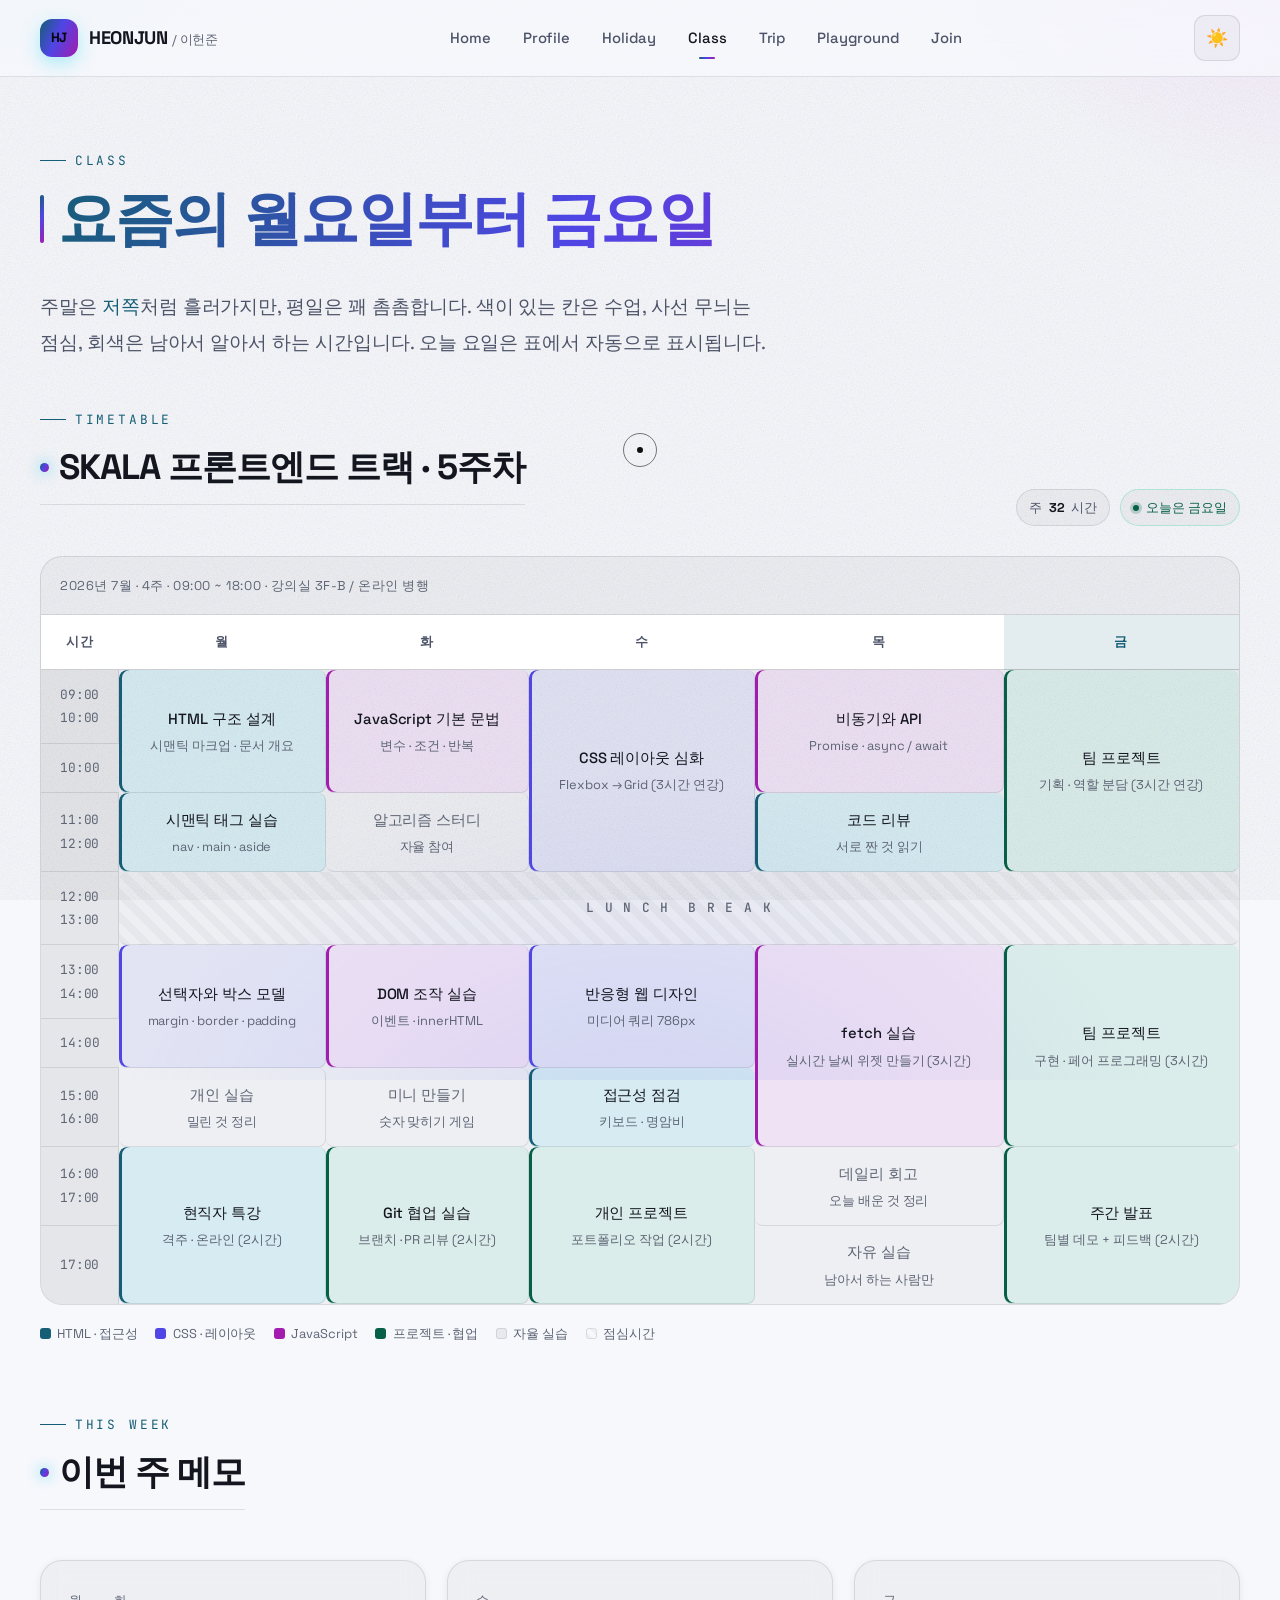
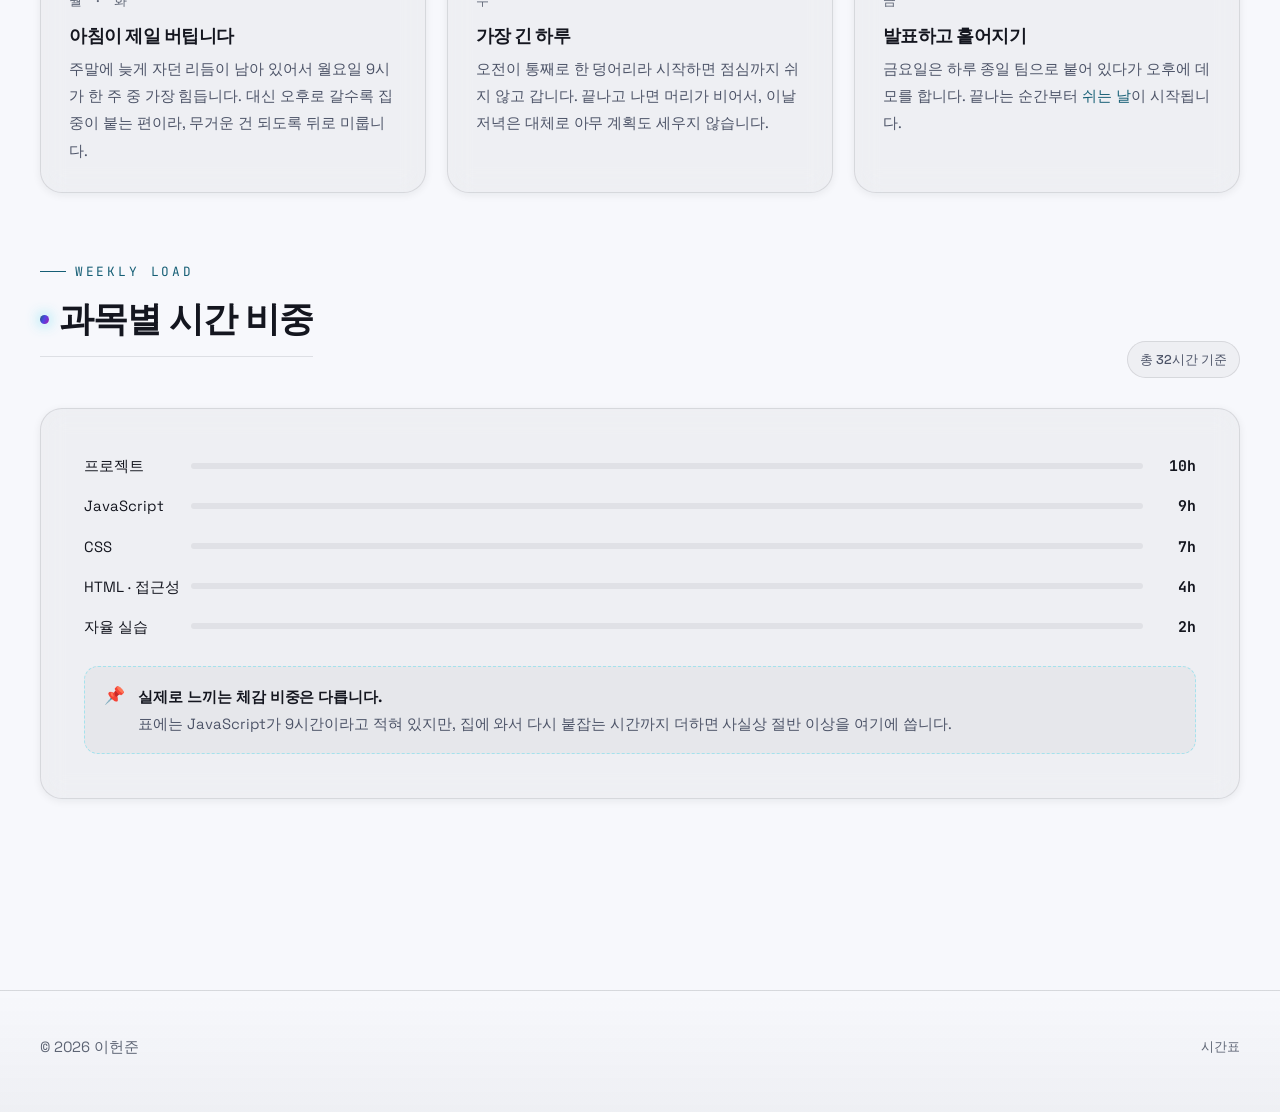
<file: html/myClass.html>
<!DOCTYPE html>
<html lang="ko" data-theme="dark">
<head>
  <meta charset="UTF-8">
  <meta name="viewport" content="width=device-width, initial-scale=1.0">
  <meta name="description" content="이헌준의 주간 시간표 — 요즘 월요일부터 금요일까지 이렇게 보냅니다.">
  <title>주간 시간표 · 이헌준</title>
  <meta name="author" content="이헌준">

  <!-- 이 글의 정식 주소. 같은 내용이 여러 주소로 잡히지 않게 한다 -->
  <link rel="canonical" href="https://bhj2837.github.io/SKALA-FRONT/html/myClass.html">

  <!-- 카카오톡·슬랙 등에 링크를 붙였을 때 보이는 미리보기 정보 -->
  <meta property="og:url" content="https://bhj2837.github.io/SKALA-FRONT/html/myClass.html">
  <meta property="og:type" content="website">
  <meta property="og:site_name" content="이헌준">
  <meta property="og:locale" content="ko_KR">
  <meta property="og:title" content="주간 시간표 · 이헌준">
  <meta property="og:description" content="이헌준의 주간 시간표 — 요즘 월요일부터 금요일까지 이렇게 보냅니다.">
  <meta name="twitter:card" content="summary">

  <!-- 모바일 브라우저 주소창 색을 배경과 맞춘다 -->
  <meta name="theme-color" content="#07080c" media="(prefers-color-scheme: dark)">
  <meta name="theme-color" content="#f7f8fc" media="(prefers-color-scheme: light)">
  <meta name="color-scheme" content="dark light">

  <script>
    (function () {
      try {
        var saved = localStorage.getItem("hj:theme");
        var light = window.matchMedia && window.matchMedia("(prefers-color-scheme: light)").matches;
        document.documentElement.setAttribute("data-theme", saved || (light ? "light" : "dark"));
      } catch (e) {}
    })();
  </script>

  <!--
     영문 폰트만 받아 온다. 한글은 각자 컴퓨터에 깔린 것을 쓴다.
     preconnect 는 "이 주소에서 곧 뭘 받을 거니까 미리 길을 터 두라"는 뜻이다.
  -->
  <link rel="preconnect" href="https://fonts.googleapis.com">
  <link rel="preconnect" href="https://fonts.gstatic.com" crossorigin>
  <link rel="stylesheet" href="https://fonts.googleapis.com/css2?family=Space+Grotesk:wght@400;500;600;700&amp;family=JetBrains+Mono:wght@400;600&amp;display=swap">

  <link rel="stylesheet" href="../css/style.css">
  <link rel="stylesheet" href="../css/motion.css">
  <link rel="icon" href="data:image/svg+xml,<svg xmlns='http://www.w3.org/2000/svg' viewBox='0 0 100 100'><text y='.9em' font-size='90'>🗓️</text></svg>">
</head>

<body>
  <a class="skip-link" href="#main">본문으로 바로 가기</a>
  <div class="scroll-progress" data-scroll-progress></div>

  <header class="site-header">
    <div class="container container--wide site-header__inner">
      <a class="brand plain" href="index.html">
        <span class="brand__mark">HJ</span>
        <span>HEONJUN <span class="brand__sub">/ 이헌준</span></span>
      </a>

      <nav class="site-nav" data-nav aria-label="주요 메뉴">
        <ul>
          <li><a class="nav-link" href="index.html">Home</a></li>
          <li><a class="nav-link" href="myProfile.html">Profile</a></li>
          <li><a class="nav-link" href="myHoliday.html">Holiday</a></li>
          <li><a class="nav-link" href="myClass.html">Class</a></li>
          <li><a class="nav-link" href="myTrip.html">Trip</a></li>
          <li><a class="nav-link" href="playground.html">Playground</a></li>
          <li><a class="nav-link" href="signUp.html">Join</a></li>
        </ul>
      </nav>

      <div class="header-actions">
        <button class="theme-toggle" type="button" data-theme-toggle aria-label="테마 전환">
          <span class="theme-toggle__moon" aria-hidden="true">🌙</span>
          <span class="theme-toggle__sun" aria-hidden="true">☀️</span>
        </button>
        <button class="nav-toggle" type="button" data-nav-toggle aria-expanded="false" aria-label="메뉴 열기">
          <span></span><span></span><span></span>
        </button>
      </div>
    </div>
  </header>

  <div class="container container--wide page">

    <div class="page-head">
      <p class="eyebrow">Class</p>
      <h1>요즘의 월요일부터 금요일</h1>
      <p class="lead">
        주말은 <a href="myHoliday.html">저쪽</a>처럼 흘러가지만, 평일은 꽤 촘촘합니다.
        색이 있는 칸은 수업, 사선 무늬는 점심, 회색은 남아서 알아서 하는 시간입니다.
        오늘 요일은 표에서 자동으로 표시됩니다.
      </p>
    </div>

    <main id="main">

      <section class="section" aria-labelledby="tt-h">
        <div class="section__head reveal">
          <div>
            <p class="eyebrow">Timetable</p>
            <h2 id="tt-h">SKALA 프론트엔드 트랙 · 5주차</h2>
          </div>
          <div class="cluster">
            <span class="chip">주 <b>32</b>시간</span>
            <span class="chip chip--live"><span class="chip__dot"></span><span data-today-label>오늘</span></span>
          </div>
        </div>

        <div class="table-wrap reveal" data-timetable>
          <table>
            <caption>
              2026년 7월 · 4주 · 09:00 ~ 18:00 · 강의실 3F-B / 온라인 병행
            </caption>

            <!-- 시간 + 요일 -->
            <thead>
              <tr>
                <th scope="col">시간</th>
                <th scope="col" data-day="1">월</th>
                <th scope="col" data-day="2">화</th>
                <th scope="col" data-day="3">수</th>
                <th scope="col" data-day="4">목</th>
                <th scope="col" data-day="5">금</th>
              </tr>
            </thead>

            <tbody>
              <!-- 09:00 -->
              <tr>
                <th scope="row">09:00<br>10:00</th>
                <td class="slot slot--core" rowspan="2">
                  HTML 구조 설계
                  <small>시맨틱 마크업 · 문서 개요</small>
                </td>
                <td class="slot slot--js" rowspan="2">
                  JavaScript 기본 문법
                  <small>변수 · 조건 · 반복</small>
                </td>
                <td class="slot slot--css" rowspan="3">
                  CSS 레이아웃 심화
                  <small>Flexbox → Grid (3시간 연강)</small>
                </td>
                <td class="slot slot--js" rowspan="2">
                  비동기와 API
                  <small>Promise · async / await</small>
                </td>
                <td class="slot slot--proj" rowspan="3">
                  팀 프로젝트
                  <small>기획 · 역할 분담 (3시간 연강)</small>
                </td>
              </tr>

              <!-- 10:00 -->
              <tr>
                <th scope="row">10:00</th>
              </tr>

              <!-- 11:00 -->
              <tr>
                <th scope="row">11:00<br>12:00</th>
                <td class="slot slot--core">
                  시맨틱 태그 실습
                  <small>nav · main · aside</small>
                </td>
                <td class="slot slot--free">
                  알고리즘 스터디
                  <small>자율 참여</small>
                </td>
                <td class="slot slot--core">
                  코드 리뷰
                  <small>서로 짠 것 읽기</small>
                </td>
              </tr>

              <!-- 12:00 : 점심시간 -->
              <tr>
                <th scope="row">12:00<br>13:00</th>
                <td class="slot slot--lunch" colspan="5">L U N C H&nbsp;&nbsp;B R E A K</td>
              </tr>

              <!-- 13:00 -->
              <tr>
                <th scope="row">13:00<br>14:00</th>
                <td class="slot slot--css" rowspan="2">
                  선택자와 박스 모델
                  <small>margin · border · padding</small>
                </td>
                <td class="slot slot--js" rowspan="2">
                  DOM 조작 실습
                  <small>이벤트 · innerHTML</small>
                </td>
                <td class="slot slot--css" rowspan="2">
                  반응형 웹 디자인
                  <small>미디어 쿼리 786px</small>
                </td>
                <td class="slot slot--js" rowspan="3">
                  fetch 실습
                  <small>실시간 날씨 위젯 만들기 (3시간)</small>
                </td>
                <td class="slot slot--proj" rowspan="3">
                  팀 프로젝트
                  <small>구현 · 페어 프로그래밍 (3시간)</small>
                </td>
              </tr>

              <!-- 14:00 -->
              <tr>
                <th scope="row">14:00</th>
              </tr>

              <!-- 15:00 -->
              <tr>
                <th scope="row">15:00<br>16:00</th>
                <td class="slot slot--free">
                  개인 실습
                  <small>밀린 것 정리</small>
                </td>
                <td class="slot slot--free">
                  미니 만들기
                  <small>숫자 맞히기 게임</small>
                </td>
                <td class="slot slot--core">
                  접근성 점검
                  <small>키보드 · 명암비</small>
                </td>
              </tr>

              <!-- 16:00 -->
              <tr>
                <th scope="row">16:00<br>17:00</th>
                <td class="slot slot--core" rowspan="2">
                  현직자 특강
                  <small>격주 · 온라인 (2시간)</small>
                </td>
                <td class="slot slot--proj" rowspan="2">
                  Git 협업 실습
                  <small>브랜치 · PR 리뷰 (2시간)</small>
                </td>
                <td class="slot slot--proj" rowspan="2">
                  개인 프로젝트
                  <small>포트폴리오 작업 (2시간)</small>
                </td>
                <td class="slot slot--free">
                  데일리 회고
                  <small>오늘 배운 것 정리</small>
                </td>
                <td class="slot slot--proj" rowspan="2">
                  주간 발표
                  <small>팀별 데모 + 피드백 (2시간)</small>
                </td>
              </tr>

              <!-- 17:00 -->
              <tr>
                <th scope="row">17:00</th>
                <td class="slot slot--free">
                  자유 실습
                  <small>남아서 하는 사람만</small>
                </td>
              </tr>
            </tbody>
          </table>
        </div>

        <!-- 색상 범례 -->
        <div class="legend-row reveal">
          <span><i style="background:var(--c1)"></i> HTML · 접근성</span>
          <span><i style="background:var(--c2)"></i> CSS · 레이아웃</span>
          <span><i style="background:var(--c3)"></i> JavaScript</span>
          <span><i style="background:var(--c-ok)"></i> 프로젝트 · 협업</span>
          <span><i style="background:var(--surface-2); border:1px solid var(--line)"></i> 자율 실습</span>
          <span><i style="background:repeating-linear-gradient(45deg,var(--surface) 0 4px,transparent 4px 8px); border:1px solid var(--line)"></i> 점심시간</span>
        </div>
      </section>

      <section class="section" aria-labelledby="how-h">
        <div class="section__head reveal">
          <div>
            <p class="eyebrow">This week</p>
            <h2 id="how-h">이번 주 메모</h2>
          </div>
        </div>

        <ul class="hub-grid reveal-stagger">
          <li style="flex:1 1 300px">
            <div class="card" style="width:100%">
              <span class="card__label">월 · 화</span>
              <h3 class="mini-h">아침이 제일 버팁니다</h3>
              <p class="t-sm" style="color:var(--text-dim); margin:0">
                주말에 늦게 자던 리듬이 남아 있어서 월요일 9시가 한 주 중 가장 힘듭니다.
                대신 오후로 갈수록 집중이 붙는 편이라, 무거운 건 되도록 뒤로 미룹니다.
              </p>
            </div>
          </li>
          <li style="flex:1 1 300px">
            <div class="card" style="width:100%">
              <span class="card__label">수</span>
              <h3 class="mini-h">가장 긴 하루</h3>
              <p class="t-sm" style="color:var(--text-dim); margin:0">
                오전이 통째로 한 덩어리라 시작하면 점심까지 쉬지 않고 갑니다.
                끝나고 나면 머리가 비어서, 이날 저녁은 대체로 아무 계획도 세우지 않습니다.
              </p>
            </div>
          </li>
          <li style="flex:1 1 300px">
            <div class="card" style="width:100%">
              <span class="card__label">금</span>
              <h3 class="mini-h">발표하고 흩어지기</h3>
              <p class="t-sm" style="color:var(--text-dim); margin:0">
                금요일은 하루 종일 팀으로 붙어 있다가 오후에 데모를 합니다.
                끝나는 순간부터 <a href="myHoliday.html">쉬는 날</a>이 시작됩니다.
              </p>
            </div>
          </li>
        </ul>
      </section>

      <!-- 과목별 비중 -->
      <section class="section" aria-labelledby="ratio-h">
        <div class="section__head reveal">
          <div>
            <p class="eyebrow">Weekly load</p>
            <h2 id="ratio-h">과목별 시간 비중</h2>
          </div>
          <span class="chip">총 32시간 기준</span>
        </div>

        <div class="card card--pad-lg reveal">
          <ul class="score-list">
            <li>
              <span>프로젝트</span>
              <span class="bar" aria-hidden="true"><span class="bar__fill" style="width:78%"></span></span>
              <b>10h</b>
            </li>
            <li>
              <span>JavaScript</span>
              <span class="bar" aria-hidden="true"><span class="bar__fill" style="width:70%"></span></span>
              <b>9h</b>
            </li>
            <li>
              <span>CSS</span>
              <span class="bar" aria-hidden="true"><span class="bar__fill" style="width:54%"></span></span>
              <b>7h</b>
            </li>
            <li>
              <span>HTML · 접근성</span>
              <span class="bar" aria-hidden="true"><span class="bar__fill" style="width:31%"></span></span>
              <b>4h</b>
            </li>
            <li>
              <span>자율 실습</span>
              <span class="bar" aria-hidden="true"><span class="bar__fill" style="width:16%"></span></span>
              <b>2h</b>
            </li>
          </ul>

          <div class="note note--info" style="margin-top:1.6rem">
            <span class="note__icon" aria-hidden="true">📌</span>
            <span>
              <strong>실제로 느끼는 체감 비중은 다릅니다.</strong><br>
              표에는 JavaScript가 9시간이라고 적혀 있지만, 집에 와서 다시 붙잡는 시간까지 더하면
              사실상 절반 이상을 여기에 씁니다.
            </span>
          </div>
        </div>
      </section>
    </main>
  </div>

  <footer class="site-footer">
    <div class="container container--wide site-footer__inner">
      <span>© 2026 이헌준</span>
      <span class="mono">시간표</span>
    </div>
  </footer>

  <script src="../script/core/store.js"></script>
  <script src="../script/core/ui.js"></script>

  <script>
    /* 오늘 요일 열을 강조 — 표를 읽는 사람에게 현재 위치를 알려준다 */
    (function () {
      var DAYS = ["일요일", "월요일", "화요일", "수요일", "목요일", "금요일", "토요일"];
      var today = new Date().getDay();          // 0(일) ~ 6(토)
      var label = document.querySelector("[data-today-label]");

      if (label) {
        label.textContent = (today >= 1 && today <= 5)
          ? "오늘은 " + DAYS[today]
          : "주말 — 수업 없음";
      }

      var th = document.querySelector('thead th[data-day="' + today + '"]');
      if (th) {
        th.style.color = "var(--c1)";
        th.style.background = "color-mix(in srgb, var(--c1) 12%, var(--surface-solid))";
        th.title = "오늘";
      }
    })();
  </script>
</body>
</html>
</file>
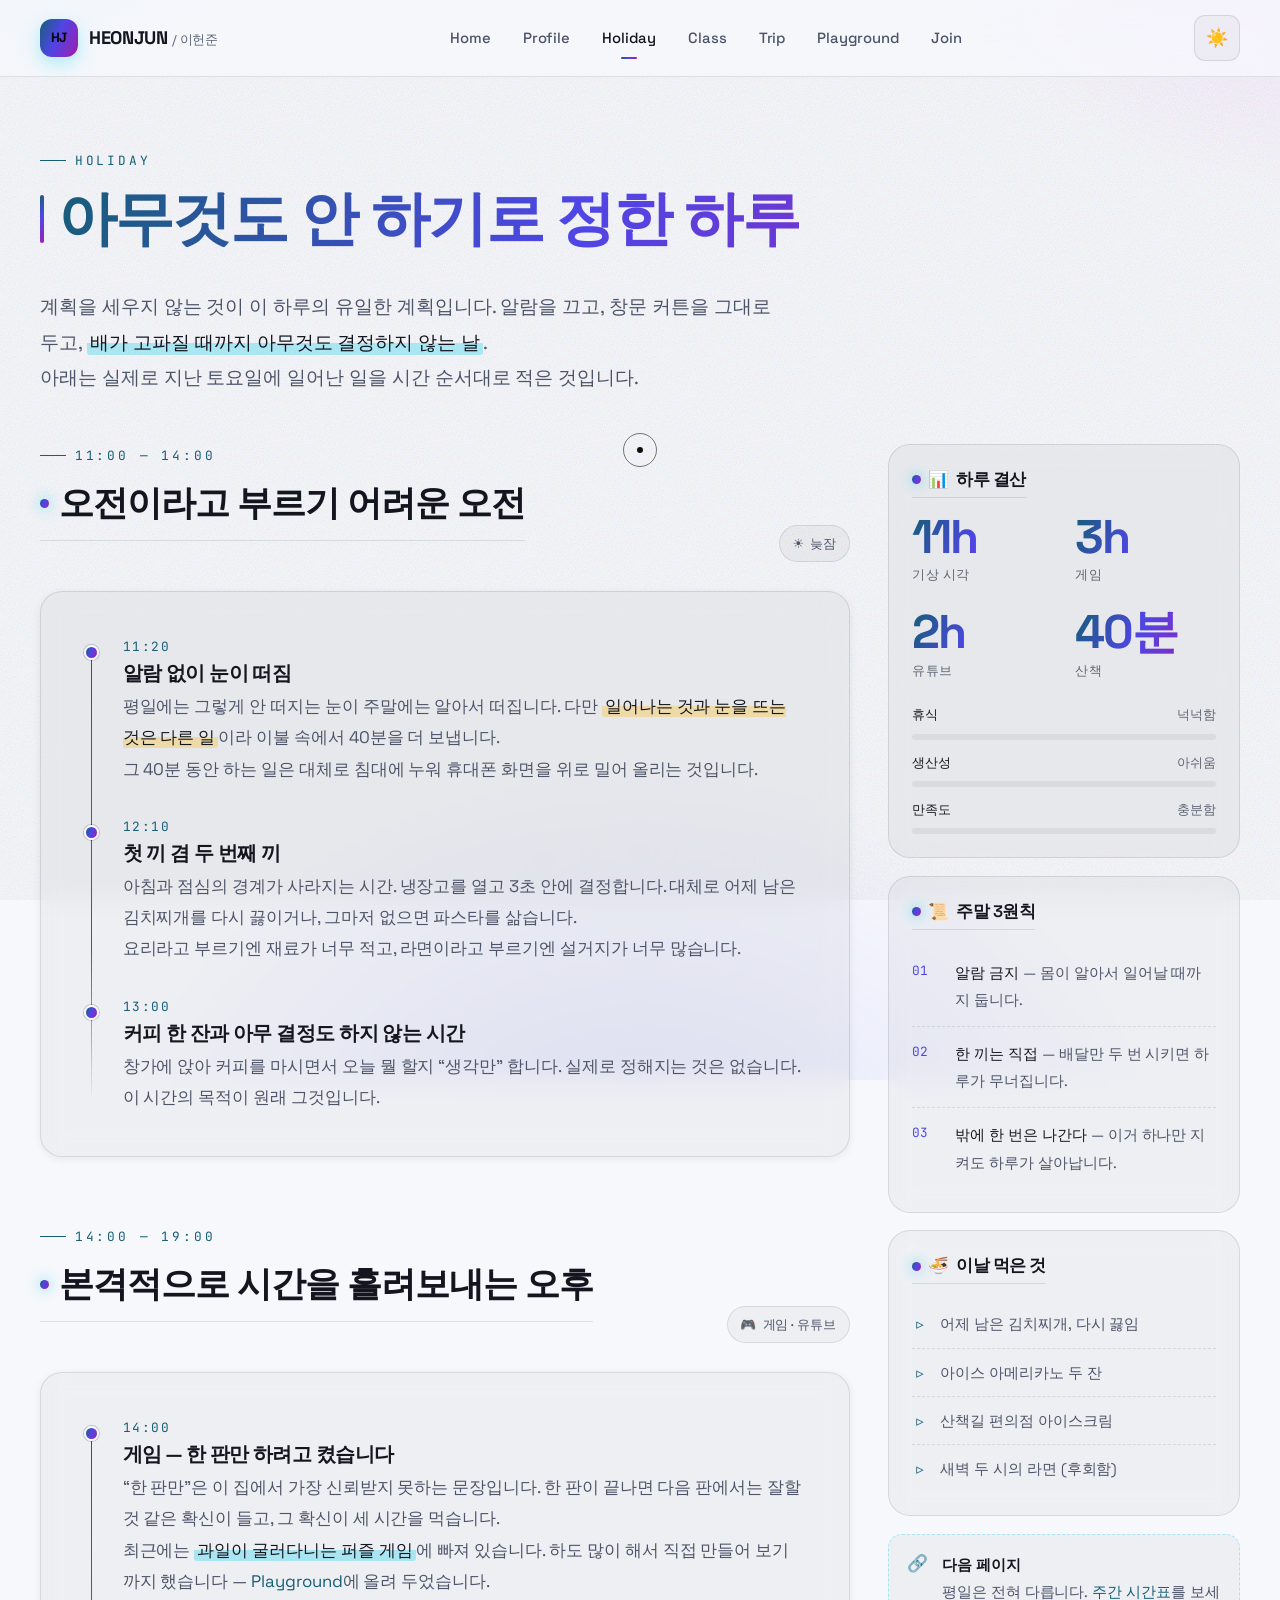
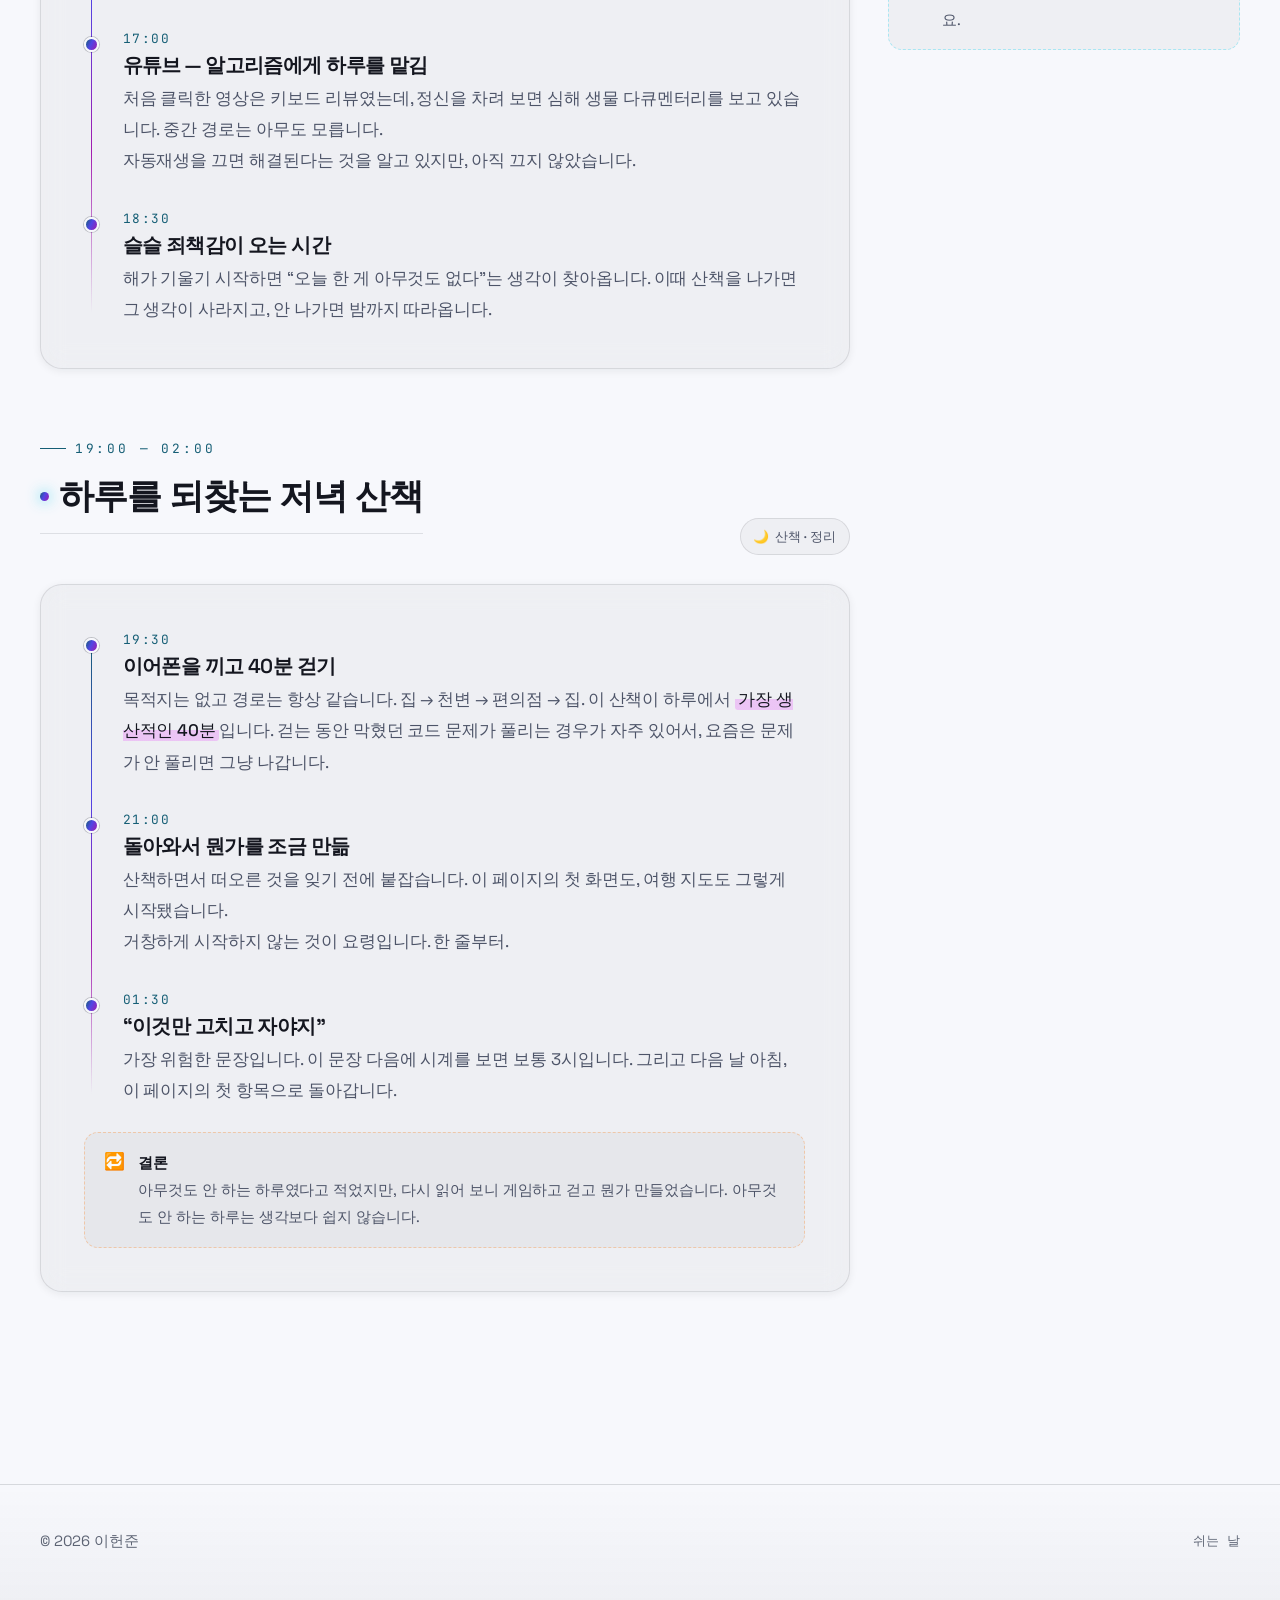
<file: html/myHoliday.html>
<!DOCTYPE html>
<html lang="ko" data-theme="dark">
<head>
  <meta charset="UTF-8">
  <meta name="viewport" content="width=device-width, initial-scale=1.0">
  <meta name="description" content="아무것도 하지 않기로 정한 하루 — 이헌준의 주말 타임라인.">
  <title>쉬는 날 · 아무것도 안 하는 하루</title>
  <meta name="author" content="이헌준">

  <!-- 이 글의 정식 주소. 같은 내용이 여러 주소로 잡히지 않게 한다 -->
  <link rel="canonical" href="https://bhj2837.github.io/SKALA-FRONT/html/myHoliday.html">

  <!-- 카카오톡·슬랙 등에 링크를 붙였을 때 보이는 미리보기 정보 -->
  <meta property="og:url" content="https://bhj2837.github.io/SKALA-FRONT/html/myHoliday.html">
  <meta property="og:type" content="website">
  <meta property="og:site_name" content="이헌준">
  <meta property="og:locale" content="ko_KR">
  <meta property="og:title" content="쉬는 날 · 아무것도 안 하는 하루">
  <meta property="og:description" content="아무것도 하지 않기로 정한 하루 — 이헌준의 주말 타임라인.">
  <meta name="twitter:card" content="summary">

  <!-- 모바일 브라우저 주소창 색을 배경과 맞춘다 -->
  <meta name="theme-color" content="#07080c" media="(prefers-color-scheme: dark)">
  <meta name="theme-color" content="#f7f8fc" media="(prefers-color-scheme: light)">
  <meta name="color-scheme" content="dark light">

  <script>
    (function () {
      try {
        var saved = localStorage.getItem("hj:theme");
        var light = window.matchMedia && window.matchMedia("(prefers-color-scheme: light)").matches;
        document.documentElement.setAttribute("data-theme", saved || (light ? "light" : "dark"));
      } catch (e) {}
    })();
  </script>

  <!--
     영문 폰트만 받아 온다. 한글은 각자 컴퓨터에 깔린 것을 쓴다.
     preconnect 는 "이 주소에서 곧 뭘 받을 거니까 미리 길을 터 두라"는 뜻이다.
  -->
  <link rel="preconnect" href="https://fonts.googleapis.com">
  <link rel="preconnect" href="https://fonts.gstatic.com" crossorigin>
  <link rel="stylesheet" href="https://fonts.googleapis.com/css2?family=Space+Grotesk:wght@400;500;600;700&amp;family=JetBrains+Mono:wght@400;600&amp;display=swap">

  <link rel="stylesheet" href="../css/style.css">
  <link rel="stylesheet" href="../css/motion.css">
  <link rel="icon" href="data:image/svg+xml,<svg xmlns='http://www.w3.org/2000/svg' viewBox='0 0 100 100'><text y='.9em' font-size='90'>🛋️</text></svg>">
</head>

<body>
  <a class="skip-link" href="#main">본문으로 바로 가기</a>
  <div class="scroll-progress" data-scroll-progress></div>

  <header class="site-header">
    <div class="container container--wide site-header__inner">
      <a class="brand plain" href="index.html">
        <span class="brand__mark">HJ</span>
        <span>HEONJUN <span class="brand__sub">/ 이헌준</span></span>
      </a>

      <nav class="site-nav" data-nav aria-label="주요 메뉴">
        <ul>
          <li><a class="nav-link" href="index.html">Home</a></li>
          <li><a class="nav-link" href="myProfile.html">Profile</a></li>
          <li><a class="nav-link" href="myHoliday.html">Holiday</a></li>
          <li><a class="nav-link" href="myClass.html">Class</a></li>
          <li><a class="nav-link" href="myTrip.html">Trip</a></li>
          <li><a class="nav-link" href="playground.html">Playground</a></li>
          <li><a class="nav-link" href="signUp.html">Join</a></li>
        </ul>
      </nav>

      <div class="header-actions">
        <button class="theme-toggle" type="button" data-theme-toggle aria-label="테마 전환">
          <span class="theme-toggle__moon" aria-hidden="true">🌙</span>
          <span class="theme-toggle__sun" aria-hidden="true">☀️</span>
        </button>
        <button class="nav-toggle" type="button" data-nav-toggle aria-expanded="false" aria-label="메뉴 열기">
          <span></span><span></span><span></span>
        </button>
      </div>
    </div>
  </header>

  <div class="container container--wide page">

    <div class="page-head">
      <p class="eyebrow">Holiday</p>

      <h1>아무것도 안 하기로 정한 하루</h1>

      <p class="lead">
        계획을 세우지 않는 것이 이 하루의 유일한 계획입니다.
        알람을 끄고, 창문 커튼을 그대로 두고, <mark>배가 고파질 때까지 아무것도 결정하지 않는 날</mark>.
        <br>
        아래는 실제로 지난 토요일에 일어난 일을 시간 순서대로 적은 것입니다.
      </p>
    </div>

    <div class="page-grid">
      <main id="main">

        <!-- 오전 -->
        <section class="section" aria-labelledby="am-h">
          <div class="section__head reveal">
            <div>
              <p class="eyebrow">11:00 — 14:00</p>
              <h2 id="am-h">오전이라고 부르기 어려운 오전</h2>
            </div>
            <span class="chip"><span aria-hidden="true">☀️</span> 늦잠</span>
          </div>

          <div class="card card--pad-lg reveal">
            <ol class="timeline">
              <li>
                <span class="timeline__time">11:20</span>
                <h3>알람 없이 눈이 떠짐</h3>
                <p>
                  평일에는 그렇게 안 떠지는 눈이 주말에는 알아서 떠집니다.
                  다만 <mark class="warm">일어나는 것과 눈을 뜨는 것은 다른 일</mark>이라
                  이불 속에서 40분을 더 보냅니다.
                  <br>
                  그 40분 동안 하는 일은 대체로 침대에 누워 휴대폰 화면을 위로 밀어 올리는 것입니다.
                </p>
              </li>
              <li>
                <span class="timeline__time">12:10</span>
                <h3>첫 끼 겸 두 번째 끼</h3>
                <p>
                  아침과 점심의 경계가 사라지는 시간. 냉장고를 열고 3초 안에 결정합니다.
                  대체로 어제 남은 김치찌개를 다시 끓이거나, 그마저 없으면 파스타를 삶습니다.
                  <br>
                  요리라고 부르기엔 재료가 너무 적고, 라면이라고 부르기엔 설거지가 너무 많습니다.
                </p>
              </li>
              <li>
                <span class="timeline__time">13:00</span>
                <h3>커피 한 잔과 아무 결정도 하지 않는 시간</h3>
                <p>
                  창가에 앉아 커피를 마시면서 오늘 뭘 할지 &ldquo;생각만&rdquo; 합니다.
                  실제로 정해지는 것은 없습니다. 이 시간의 목적이 원래 그것입니다.
                </p>
              </li>
            </ol>
          </div>
        </section>

        <!-- 오후 -->
        <section class="section" aria-labelledby="pm-h">
          <div class="section__head reveal">
            <div>
              <p class="eyebrow">14:00 — 19:00</p>
              <h2 id="pm-h">본격적으로 시간을 흘려보내는 오후</h2>
            </div>
            <span class="chip"><span aria-hidden="true">🎮</span> 게임 · 유튜브</span>
          </div>

          <div class="card card--pad-lg reveal">
            <ol class="timeline">
              <li>
                <span class="timeline__time">14:00</span>
                <h3>게임 — 한 판만 하려고 켰습니다</h3>
                <p>
                  &ldquo;한 판만&rdquo;은 이 집에서 가장 신뢰받지 못하는 문장입니다.
                  한 판이 끝나면 다음 판에서는 잘할 것 같은 확신이 들고, 그 확신이 세 시간을 먹습니다.
                  <br>
                  최근에는 <mark>과일이 굴러다니는 퍼즐 게임</mark>에 빠져 있습니다.
                  하도 많이 해서 직접 만들어 보기까지 했습니다 —
                  <a href="playground.html">Playground</a>에 올려 두었습니다.
                </p>
              </li>
              <li>
                <span class="timeline__time">17:00</span>
                <h3>유튜브 — 알고리즘에게 하루를 맡김</h3>
                <p>
                  처음 클릭한 영상은 키보드 리뷰였는데, 정신을 차려 보면 심해 생물 다큐멘터리를 보고 있습니다.
                  중간 경로는 아무도 모릅니다.
                  <br>
                  자동재생을 끄면 해결된다는 것을 알고 있지만, 아직 끄지 않았습니다.
                </p>
              </li>
              <li>
                <span class="timeline__time">18:30</span>
                <h3>슬슬 죄책감이 오는 시간</h3>
                <p>
                  해가 기울기 시작하면 &ldquo;오늘 한 게 아무것도 없다&rdquo;는 생각이 찾아옵니다.
                  이때 산책을 나가면 그 생각이 사라지고, 안 나가면 밤까지 따라옵니다.
                </p>
              </li>
            </ol>
          </div>
        </section>

        <!-- 밤 -->
        <section class="section" aria-labelledby="night-h">
          <div class="section__head reveal">
            <div>
              <p class="eyebrow">19:00 — 02:00</p>
              <h2 id="night-h">하루를 되찾는 저녁 산책</h2>
            </div>
            <span class="chip"><span aria-hidden="true">🌙</span> 산책 · 정리</span>
          </div>

          <div class="card card--pad-lg reveal">
            <ol class="timeline">
              <li>
                <span class="timeline__time">19:30</span>
                <h3>이어폰을 끼고 40분 걷기</h3>
                <p>
                  목적지는 없고 경로는 항상 같습니다. 집 → 천변 → 편의점 → 집.
                  이 산책이 하루에서 <mark class="hot">가장 생산적인 40분</mark>입니다.
                  걷는 동안 막혔던 코드 문제가 풀리는 경우가 자주 있어서,
                  요즘은 문제가 안 풀리면 그냥 나갑니다.
                </p>
              </li>
              <li>
                <span class="timeline__time">21:00</span>
                <h3>돌아와서 뭔가를 조금 만듦</h3>
                <p>
                  산책하면서 떠오른 것을 잊기 전에 붙잡습니다.
                  이 페이지의 첫 화면도, 여행 지도도 그렇게 시작됐습니다.
                  <br>
                  거창하게 시작하지 않는 것이 요령입니다. 한 줄부터.
                </p>
              </li>
              <li>
                <span class="timeline__time">01:30</span>
                <h3>&ldquo;이것만 고치고 자야지&rdquo;</h3>
                <p>
                  가장 위험한 문장입니다. 이 문장 다음에 시계를 보면 보통 3시입니다.
                  그리고 다음 날 아침, 이 페이지의 첫 항목으로 돌아갑니다.
                </p>
              </li>
            </ol>

            <div class="note note--warn" style="margin-top:1.6rem">
              <span class="note__icon" aria-hidden="true">🔁</span>
              <span>
                <strong>결론</strong><br>
                아무것도 안 하는 하루였다고 적었지만, 다시 읽어 보니 게임하고 걷고 뭔가 만들었습니다.
                아무것도 안 하는 하루는 생각보다 쉽지 않습니다.
              </span>
            </div>
          </div>
        </section>
      </main>

      <aside class="sidebar" aria-label="사이드바">

        <section class="widget" aria-labelledby="sum-h">
          <div class="widget__head">
            <h2 class="widget__title" id="sum-h"><span aria-hidden="true">📊</span> 하루 결산</h2>
          </div>

          <div class="stat-row">
            <div class="stat">
              <span class="stat__num" data-count="11" data-count-suffix="h">0</span>
              <span class="stat__label">기상 시각</span>
            </div>
            <div class="stat">
              <span class="stat__num" data-count="3" data-count-suffix="h">0</span>
              <span class="stat__label">게임</span>
            </div>
            <div class="stat">
              <span class="stat__num" data-count="2" data-count-suffix="h">0</span>
              <span class="stat__label">유튜브</span>
            </div>
            <div class="stat">
              <span class="stat__num" data-count="40" data-count-suffix="분">0</span>
              <span class="stat__label">산책</span>
            </div>
          </div>

          <div class="stack-s" style="margin-top:1.3rem">
            <div>
              <div class="bar-label">
                <span>휴식</span><span class="muted">넉넉함</span>
              </div>
              <div class="bar" role="progressbar" aria-label="휴식"
                   aria-valuenow="88" aria-valuemin="0" aria-valuemax="100"><span class="bar__fill" style="width:88%"></span></div>
            </div>
            <div>
              <div class="bar-label">
                <span>생산성</span><span class="muted">아쉬움</span>
              </div>
              <div class="bar" role="progressbar" aria-label="생산성"
                   aria-valuenow="32" aria-valuemin="0" aria-valuemax="100"><span class="bar__fill" style="width:32%"></span></div>
            </div>
            <div>
              <div class="bar-label">
                <span>만족도</span><span class="muted">충분함</span>
              </div>
              <div class="bar" role="progressbar" aria-label="만족도"
                   aria-valuenow="76" aria-valuemin="0" aria-valuemax="100"><span class="bar__fill" style="width:76%"></span></div>
            </div>
          </div>
        </section>

        <section class="widget" aria-labelledby="rule-h">
          <div class="widget__head">
            <h2 class="widget__title" id="rule-h"><span aria-hidden="true">📜</span> 주말 3원칙</h2>
          </div>
          <ol class="list-check t-sm">
            <li><span class="todo-name">알람 금지</span> — 몸이 알아서 일어날 때까지 둡니다.</li>
            <li><span class="todo-name">한 끼는 직접</span> — 배달만 두 번 시키면 하루가 무너집니다.</li>
            <li><span class="todo-name">밖에 한 번은 나간다</span> — 이거 하나만 지켜도 하루가 살아납니다.</li>
          </ol>
        </section>

        <section class="widget" aria-labelledby="tagh">
          <div class="widget__head">
            <h2 class="widget__title" id="tagh"><span aria-hidden="true">🍜</span> 이날 먹은 것</h2>
          </div>
          <ul class="list-fancy t-sm">
            <li>어제 남은 김치찌개, 다시 끓임</li>
            <li>아이스 아메리카노 두 잔</li>
            <li>산책길 편의점 아이스크림</li>
            <li>새벽 두 시의 라면 (후회함)</li>
          </ul>
        </section>

        <div class="note note--info">
          <span class="note__icon" aria-hidden="true">🔗</span>
          <span>
            <strong>다음 페이지</strong><br>
            평일은 전혀 다릅니다. <a href="myClass.html">주간 시간표</a>를 보세요.
          </span>
        </div>
      </aside>
    </div>
  </div>

  <footer class="site-footer">
    <div class="container container--wide site-footer__inner">
      <span>© 2026 이헌준</span>
      <span class="mono">쉬는 날</span>
    </div>
  </footer>

  <script src="../script/core/store.js"></script>
  <script src="../script/core/ui.js"></script>
</body>
</html>
</file>
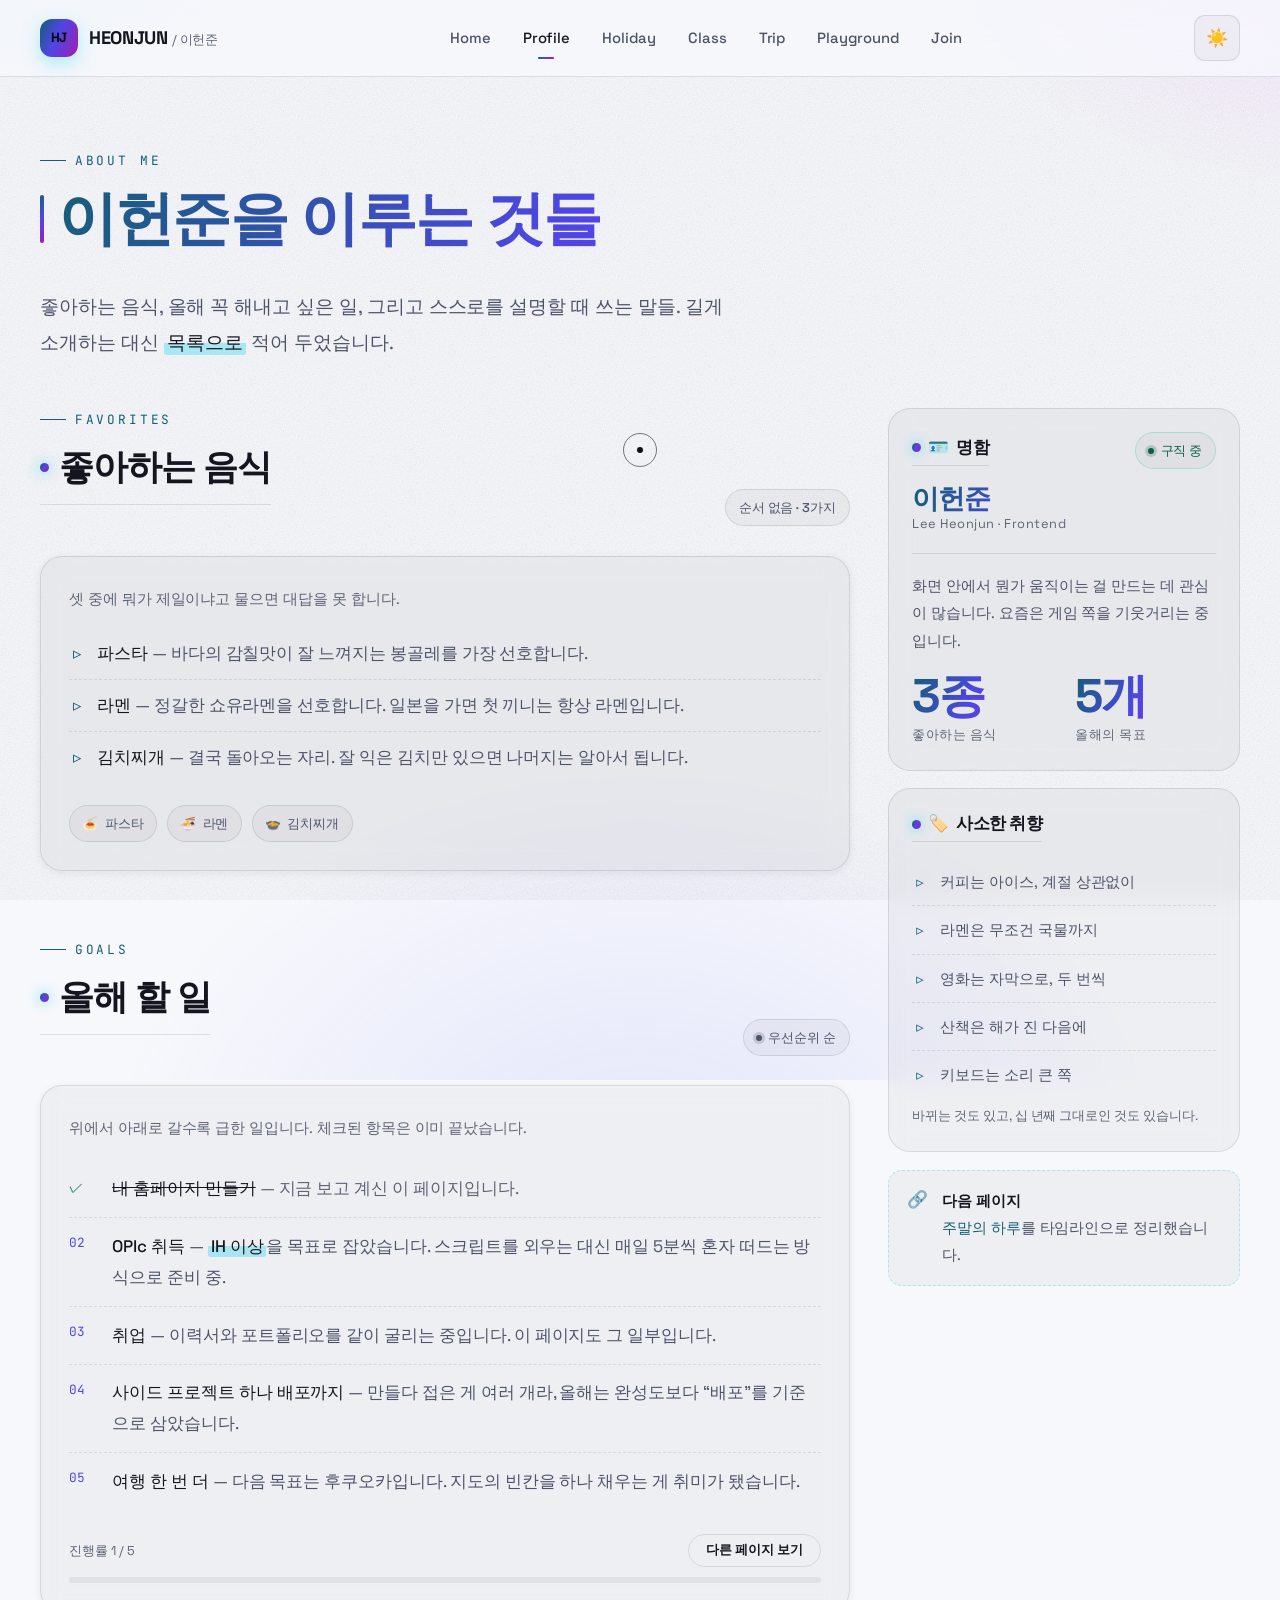
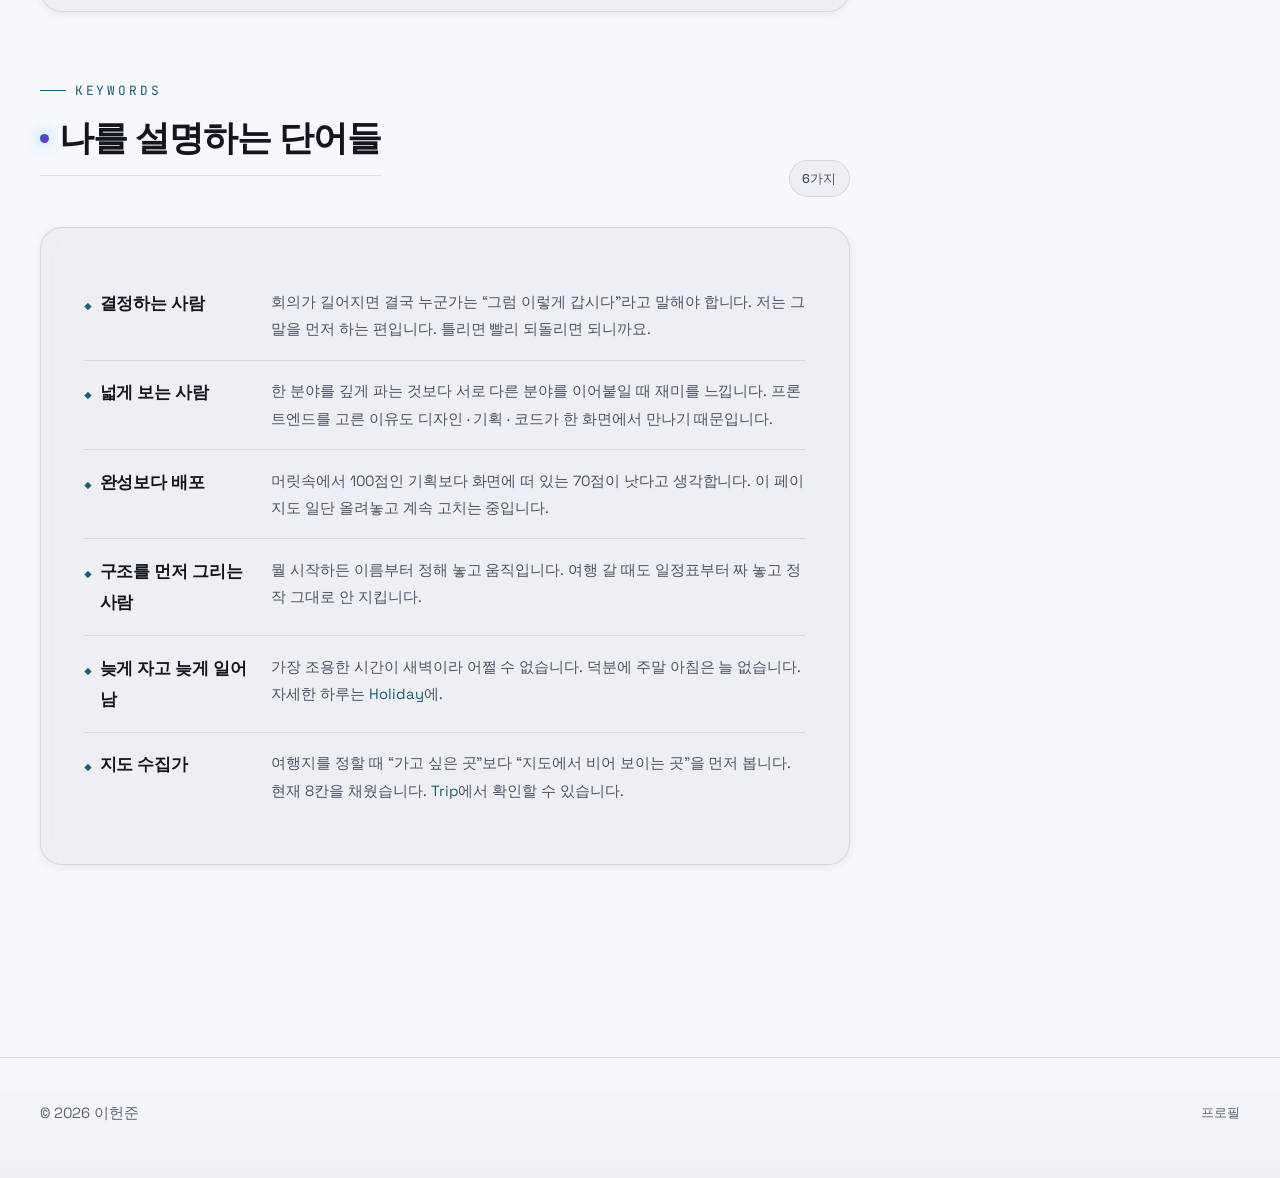
<file: html/myProfile.html>
<!DOCTYPE html>
<html lang="ko" data-theme="dark">
<head>
  <meta charset="UTF-8">
  <meta name="viewport" content="width=device-width, initial-scale=1.0">
  <meta name="description" content="이헌준의 프로필 — 좋아하는 음식, 올해의 목표, 나를 설명하는 단어들.">
  <title>My Profile · 이헌준</title>
  <meta name="author" content="이헌준">

  <!-- 이 글의 정식 주소. 같은 내용이 여러 주소로 잡히지 않게 한다 -->
  <link rel="canonical" href="https://bhj2837.github.io/SKALA-FRONT/html/myProfile.html">

  <!-- 카카오톡·슬랙 등에 링크를 붙였을 때 보이는 미리보기 정보 -->
  <meta property="og:url" content="https://bhj2837.github.io/SKALA-FRONT/html/myProfile.html">
  <meta property="og:type" content="website">
  <meta property="og:site_name" content="이헌준">
  <meta property="og:locale" content="ko_KR">
  <meta property="og:title" content="My Profile · 이헌준">
  <meta property="og:description" content="이헌준의 프로필 — 좋아하는 음식, 올해의 목표, 나를 설명하는 단어들.">
  <meta name="twitter:card" content="summary">

  <!-- 모바일 브라우저 주소창 색을 배경과 맞춘다 -->
  <meta name="theme-color" content="#07080c" media="(prefers-color-scheme: dark)">
  <meta name="theme-color" content="#f7f8fc" media="(prefers-color-scheme: light)">
  <meta name="color-scheme" content="dark light">

  <script>
    (function () {
      try {
        var saved = localStorage.getItem("hj:theme");
        var light = window.matchMedia && window.matchMedia("(prefers-color-scheme: light)").matches;
        document.documentElement.setAttribute("data-theme", saved || (light ? "light" : "dark"));
      } catch (e) {}
    })();
  </script>

  <!--
     영문 폰트만 받아 온다. 한글은 각자 컴퓨터에 깔린 것을 쓴다.
     preconnect 는 "이 주소에서 곧 뭘 받을 거니까 미리 길을 터 두라"는 뜻이다.
  -->
  <link rel="preconnect" href="https://fonts.googleapis.com">
  <link rel="preconnect" href="https://fonts.gstatic.com" crossorigin>
  <link rel="stylesheet" href="https://fonts.googleapis.com/css2?family=Space+Grotesk:wght@400;500;600;700&amp;family=JetBrains+Mono:wght@400;600&amp;display=swap">

  <link rel="stylesheet" href="../css/style.css">
  <link rel="stylesheet" href="../css/motion.css">
  <link rel="icon" href="data:image/svg+xml,<svg xmlns='http://www.w3.org/2000/svg' viewBox='0 0 100 100'><text y='.9em' font-size='90'>🪪</text></svg>">
</head>

<body>
  <a class="skip-link" href="#main">본문으로 바로 가기</a>
  <div class="scroll-progress" data-scroll-progress></div>

  <header class="site-header">
    <div class="container container--wide site-header__inner">
      <a class="brand plain" href="index.html">
        <span class="brand__mark">HJ</span>
        <span>HEONJUN <span class="brand__sub">/ 이헌준</span></span>
      </a>

      <nav class="site-nav" data-nav aria-label="주요 메뉴">
        <ul>
          <li><a class="nav-link" href="index.html">Home</a></li>
          <li><a class="nav-link" href="myProfile.html">Profile</a></li>
          <li><a class="nav-link" href="myHoliday.html">Holiday</a></li>
          <li><a class="nav-link" href="myClass.html">Class</a></li>
          <li><a class="nav-link" href="myTrip.html">Trip</a></li>
          <li><a class="nav-link" href="playground.html">Playground</a></li>
          <li><a class="nav-link" href="signUp.html">Join</a></li>
        </ul>
      </nav>

      <div class="header-actions">
        <button class="theme-toggle" type="button" data-theme-toggle aria-label="테마 전환">
          <span class="theme-toggle__moon" aria-hidden="true">🌙</span>
          <span class="theme-toggle__sun" aria-hidden="true">☀️</span>
        </button>
        <button class="nav-toggle" type="button" data-nav-toggle aria-expanded="false" aria-label="메뉴 열기">
          <span></span><span></span><span></span>
        </button>
      </div>
    </div>
  </header>

  <div class="container container--wide page">

    <div class="page-head">
      <p class="eyebrow">About me</p>
      <h1>이헌준을 이루는 것들</h1>
      <p class="lead">
        좋아하는 음식, 올해 꼭 해내고 싶은 일, 그리고 스스로를 설명할 때 쓰는 말들.
        길게 소개하는 대신 <mark>목록으로</mark> 적어 두었습니다.
      </p>
    </div>

    <div class="page-grid">
      <main id="main">

        <!-- 좋아하는 음식 -->
        <section class="section" aria-labelledby="food-h">
          <div class="section__head reveal">
            <div>
              <p class="eyebrow">Favorites</p>
              <h2 id="food-h">좋아하는 음식</h2>
            </div>
            <span class="chip">순서 없음 · 3가지</span>
          </div>

          <div class="card reveal">
            <p class="muted t-sm" style="margin-bottom:1rem">
              셋 중에 뭐가 제일이냐고 물으면 대답을 못 합니다.
            </p>

            <ul class="list-fancy">
              <li><span class="todo-name">파스타</span> — 바다의 감칠맛이 잘 느껴지는 봉골레를 가장 선호합니다.</li>
              <li><span class="todo-name">라멘</span> — 정갈한 쇼유라멘을 선호합니다.  일본을 가면 첫 끼니는 항상 라멘입니다.</li>
              <li><span class="todo-name">김치찌개</span> — 결국 돌아오는 자리. 잘 익은 김치만 있으면 나머지는 알아서 됩니다.</li>
            </ul>

            <div class="cluster" style="margin-top:1.4rem">
              <span class="chip"><span aria-hidden="true">🍝</span> 파스타</span>
              <span class="chip"><span aria-hidden="true">🍜</span> 라멘</span>
              <span class="chip"><span aria-hidden="true">🍲</span> 김치찌개</span>
            </div>
          </div>
        </section>

        <!-- 올해 할 일 -->
        <section class="section" aria-labelledby="todo-h">
          <div class="section__head reveal">
            <div>
              <p class="eyebrow">Goals</p>
              <h2 id="todo-h">올해 할 일</h2>
            </div>
            <span class="chip"><span class="chip__dot"></span>우선순위 순</span>
          </div>

          <div class="card reveal">
            <p class="muted t-sm" style="margin-bottom:1.2rem">
              위에서 아래로 갈수록 급한 일입니다. 체크된 항목은 이미 끝났습니다.
            </p>

            <!-- 위에서 아래로 갈수록 급한 일 -->
            <ol class="list-check">
              <li data-done="true">
                <span class="todo-name">내 홈페이지 만들기</span> —
                 지금 보고 계신 이 페이지입니다.
              </li>
              <li>
                <span class="todo-name">OPIc 취득</span> —
                <mark>IH 이상</mark>을 목표로 잡았습니다. 스크립트를 외우는 대신 매일 5분씩 혼자 떠드는 방식으로 준비 중.
              </li>
              <li>
                <span class="todo-name">취업</span> —
                이력서와 포트폴리오를 같이 굴리는 중입니다. 이 페이지도 그 일부입니다.
              </li>
              <li>
                <span class="todo-name">사이드 프로젝트 하나 배포까지</span> —
                만들다 접은 게 여러 개라, 올해는 완성도보다 &ldquo;배포&rdquo;를 기준으로 삼았습니다.
              </li>
              <li>
                <span class="todo-name">여행 한 번 더</span> —
                다음 목표는 후쿠오카입니다. 지도의 빈칸을 하나 채우는 게 취미가 됐습니다.
              </li>
            </ol>

            <div class="cluster" style="margin-top:1.5rem; justify-content:space-between">
              <span class="hint" style="margin:0">진행률 1 / 5</span>
              <a class="btn btn--ghost btn--sm" href="index.html#hub">다른 페이지 보기</a>
            </div>
            <div class="bar" aria-hidden="true" style="margin-top:.6rem"><span class="bar__fill" style="width:20%"></span></div>
          </div>
        </section>

        <!-- 나를 설명하는 단어들 -->
        <section class="section" aria-labelledby="word-h">
          <div class="section__head reveal">
            <div>
              <p class="eyebrow">Keywords</p>
              <h2 id="word-h">나를 설명하는 단어들</h2>
            </div>
            <span class="chip">6가지</span>
          </div>

          <div class="card card--pad-lg reveal">
            <!-- 용어와 설명이 짝을 이루는 목록 -->
            <dl class="def-list">
              <div>
                <dt>결정하는 사람</dt>
                <dd>
                  회의가 길어지면 결국 누군가는 &ldquo;그럼 이렇게 갑시다&rdquo;라고 말해야 합니다.
                  저는 그 말을 먼저 하는 편입니다. 틀리면 빨리 되돌리면 되니까요.
                </dd>
              </div>
              <div>
                <dt>넓게 보는 사람</dt>
                <dd>
                  한 분야를 깊게 파는 것보다 서로 다른 분야를 이어붙일 때 재미를 느낍니다.
                  프론트엔드를 고른 이유도 디자인 · 기획 · 코드가 한 화면에서 만나기 때문입니다.
                </dd>
              </div>
              <div>
                <dt>완성보다 배포</dt>
                <dd>
                  머릿속에서 100점인 기획보다 화면에 떠 있는 70점이 낫다고 생각합니다.
                  이 페이지도 일단 올려놓고 계속 고치는 중입니다.
                </dd>
              </div>
              <div>
                <dt>구조를 먼저 그리는 사람</dt>
                <dd>
                  뭘 시작하든 이름부터 정해 놓고 움직입니다.
                  여행 갈 때도 일정표부터 짜 놓고 정작 그대로 안 지킵니다.
                </dd>
              </div>
              <div>
                <dt>늦게 자고 늦게 일어남</dt>
                <dd>
                  가장 조용한 시간이 새벽이라 어쩔 수 없습니다.
                  덕분에 주말 아침은 늘 없습니다. 자세한 하루는 <a href="myHoliday.html">Holiday</a>에.
                </dd>
              </div>
              <div>
                <dt>지도 수집가</dt>
                <dd>
                  여행지를 정할 때 &ldquo;가고 싶은 곳&rdquo;보다 &ldquo;지도에서 비어 보이는 곳&rdquo;을 먼저 봅니다.
                  현재 8칸을 채웠습니다. <a href="myTrip.html">Trip</a>에서 확인할 수 있습니다.
                </dd>
              </div>
            </dl>
          </div>
        </section>
      </main>

      <aside class="sidebar" aria-label="사이드바">

        <section class="widget" aria-labelledby="card-h">
          <div class="widget__head">
            <h2 class="widget__title" id="card-h"><span aria-hidden="true">🪪</span> 명함</h2>
            <span class="chip chip--live"><span class="chip__dot"></span>구직 중</span>
          </div>

          <div class="stack-s">
            <div>
              <div class="stat__num" style="font-size:1.7rem">이헌준</div>
              <div class="stat__label">Lee Heonjun · Frontend</div>
            </div>
            <hr style="border:0; border-top:1px solid var(--line); margin:.4rem 0">
            <p class="t-sm" style="color:var(--text-dim); margin:0">
              화면 안에서 뭔가 움직이는 걸 만드는 데 관심이 많습니다.
              요즘은 게임 쪽을 기웃거리는 중입니다.
            </p>
          </div>

          <div class="stat-row" style="margin-top:1.2rem">
            <div class="stat">
              <span class="stat__num" data-count="3" data-count-suffix="종">0</span>
              <span class="stat__label">좋아하는 음식</span>
            </div>
            <div class="stat">
              <span class="stat__num" data-count="5" data-count-suffix="개">0</span>
              <span class="stat__label">올해의 목표</span>
            </div>
          </div>
        </section>

        <section class="widget" aria-labelledby="tag-h">
          <div class="widget__head">
            <h2 class="widget__title" id="tag-h"><span aria-hidden="true">🏷️</span> 사소한 취향</h2>
          </div>
          <ul class="list-fancy t-sm">
            <li>커피는 아이스, 계절 상관없이</li>
            <li>라멘은 무조건 국물까지</li>
            <li>영화는 자막으로, 두 번씩</li>
            <li>산책은 해가 진 다음에</li>
            <li>키보드는 소리 큰 쪽</li>
          </ul>
          <p class="hint">
            바뀌는 것도 있고, 십 년째 그대로인 것도 있습니다.
          </p>
        </section>

        <div class="note note--info">
          <span class="note__icon" aria-hidden="true">🔗</span>
          <span>
            <strong>다음 페이지</strong><br>
            <a href="myHoliday.html">주말의 하루</a>를 타임라인으로 정리했습니다.
          </span>
        </div>
      </aside>
    </div>
  </div>

  <footer class="site-footer">
    <div class="container container--wide site-footer__inner">
      <span>© 2026 이헌준</span>
      <span class="mono">프로필</span>
    </div>
  </footer>

  <script src="../script/core/store.js"></script>
  <script src="../script/core/ui.js"></script>
</body>
</html>
</file>
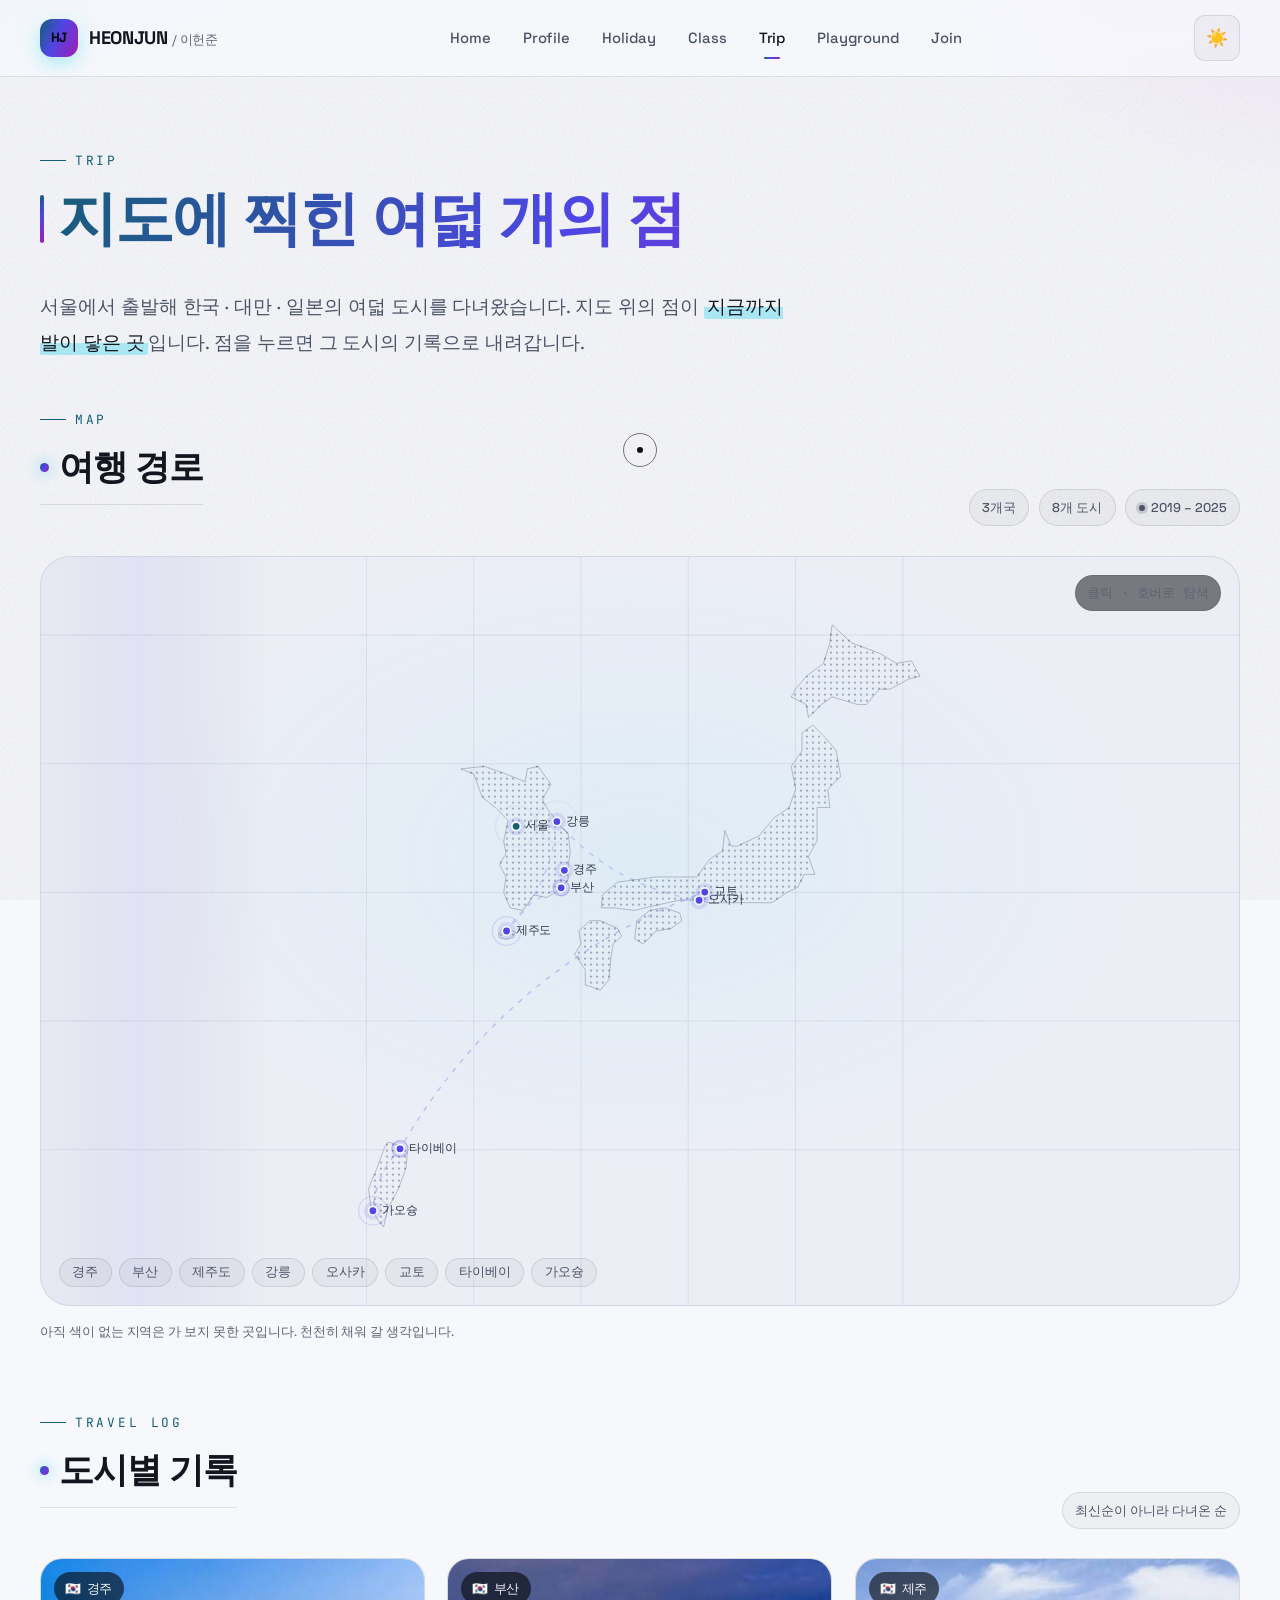
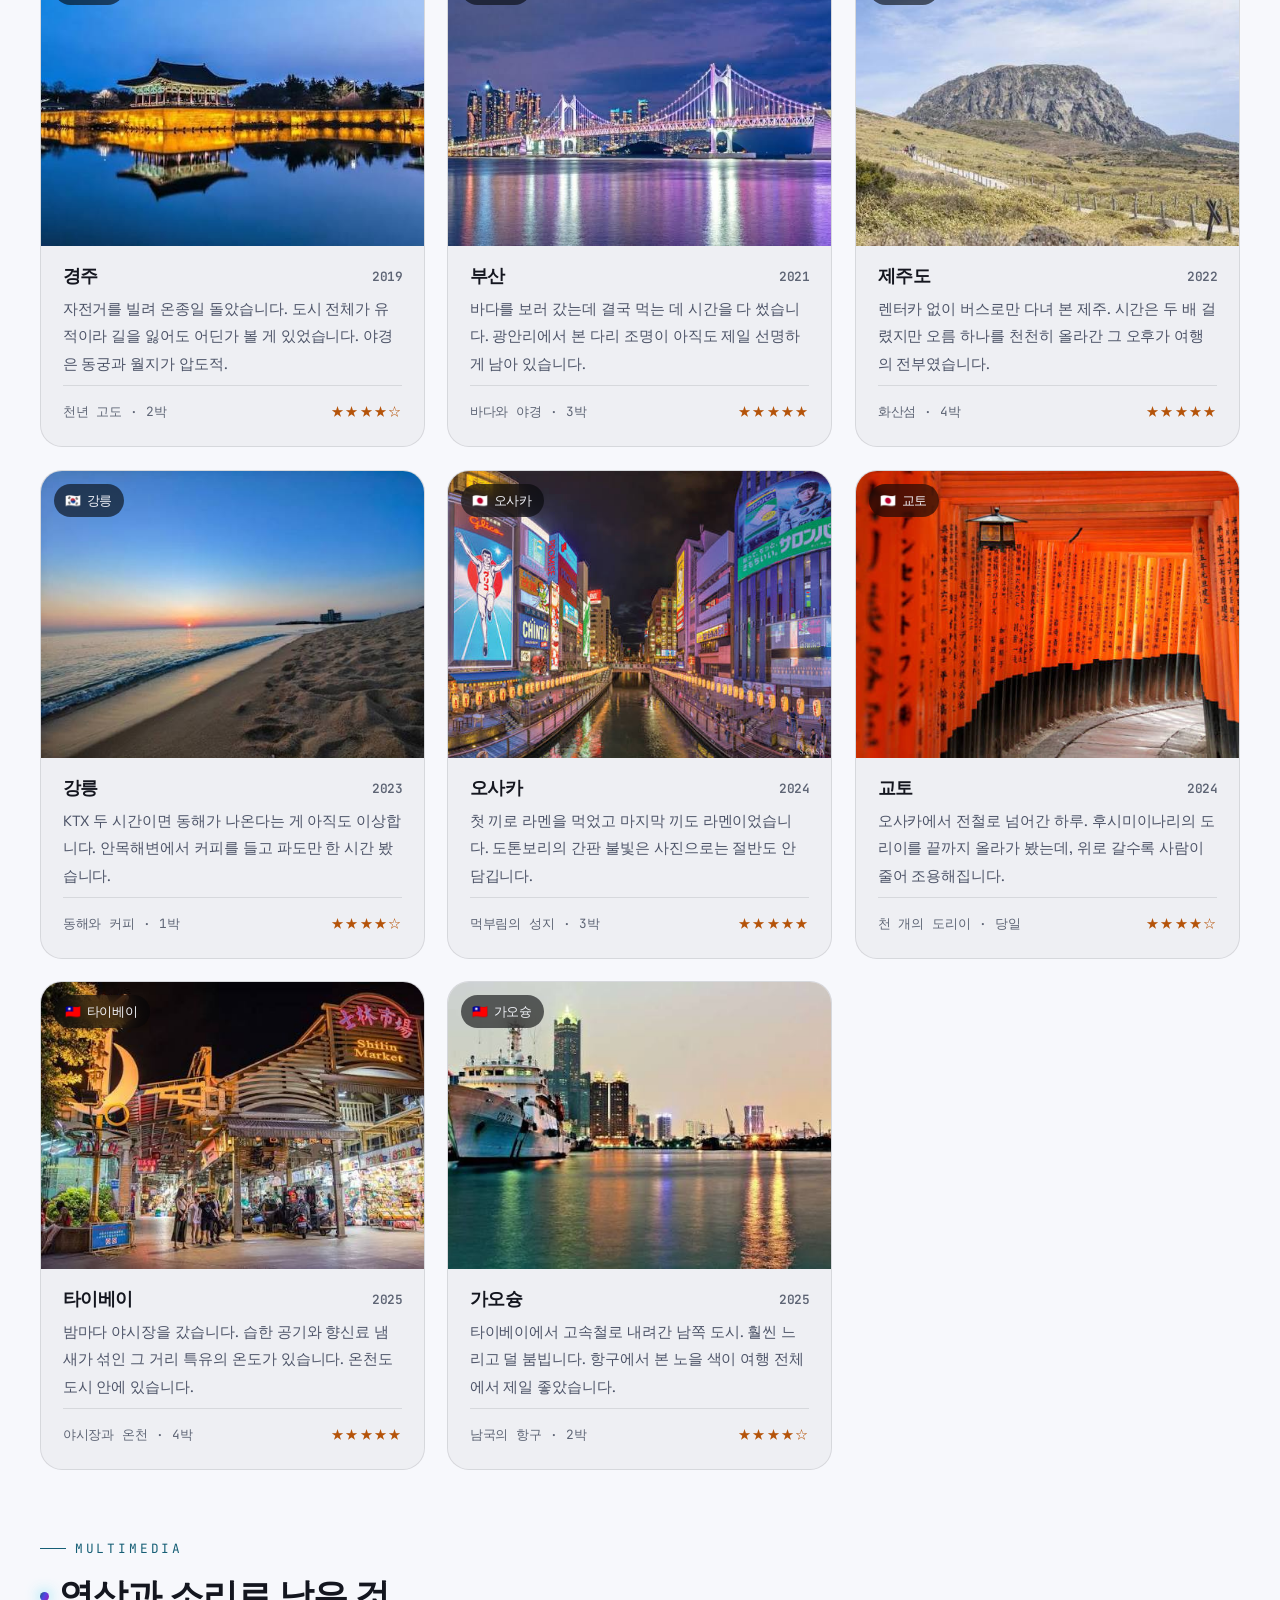
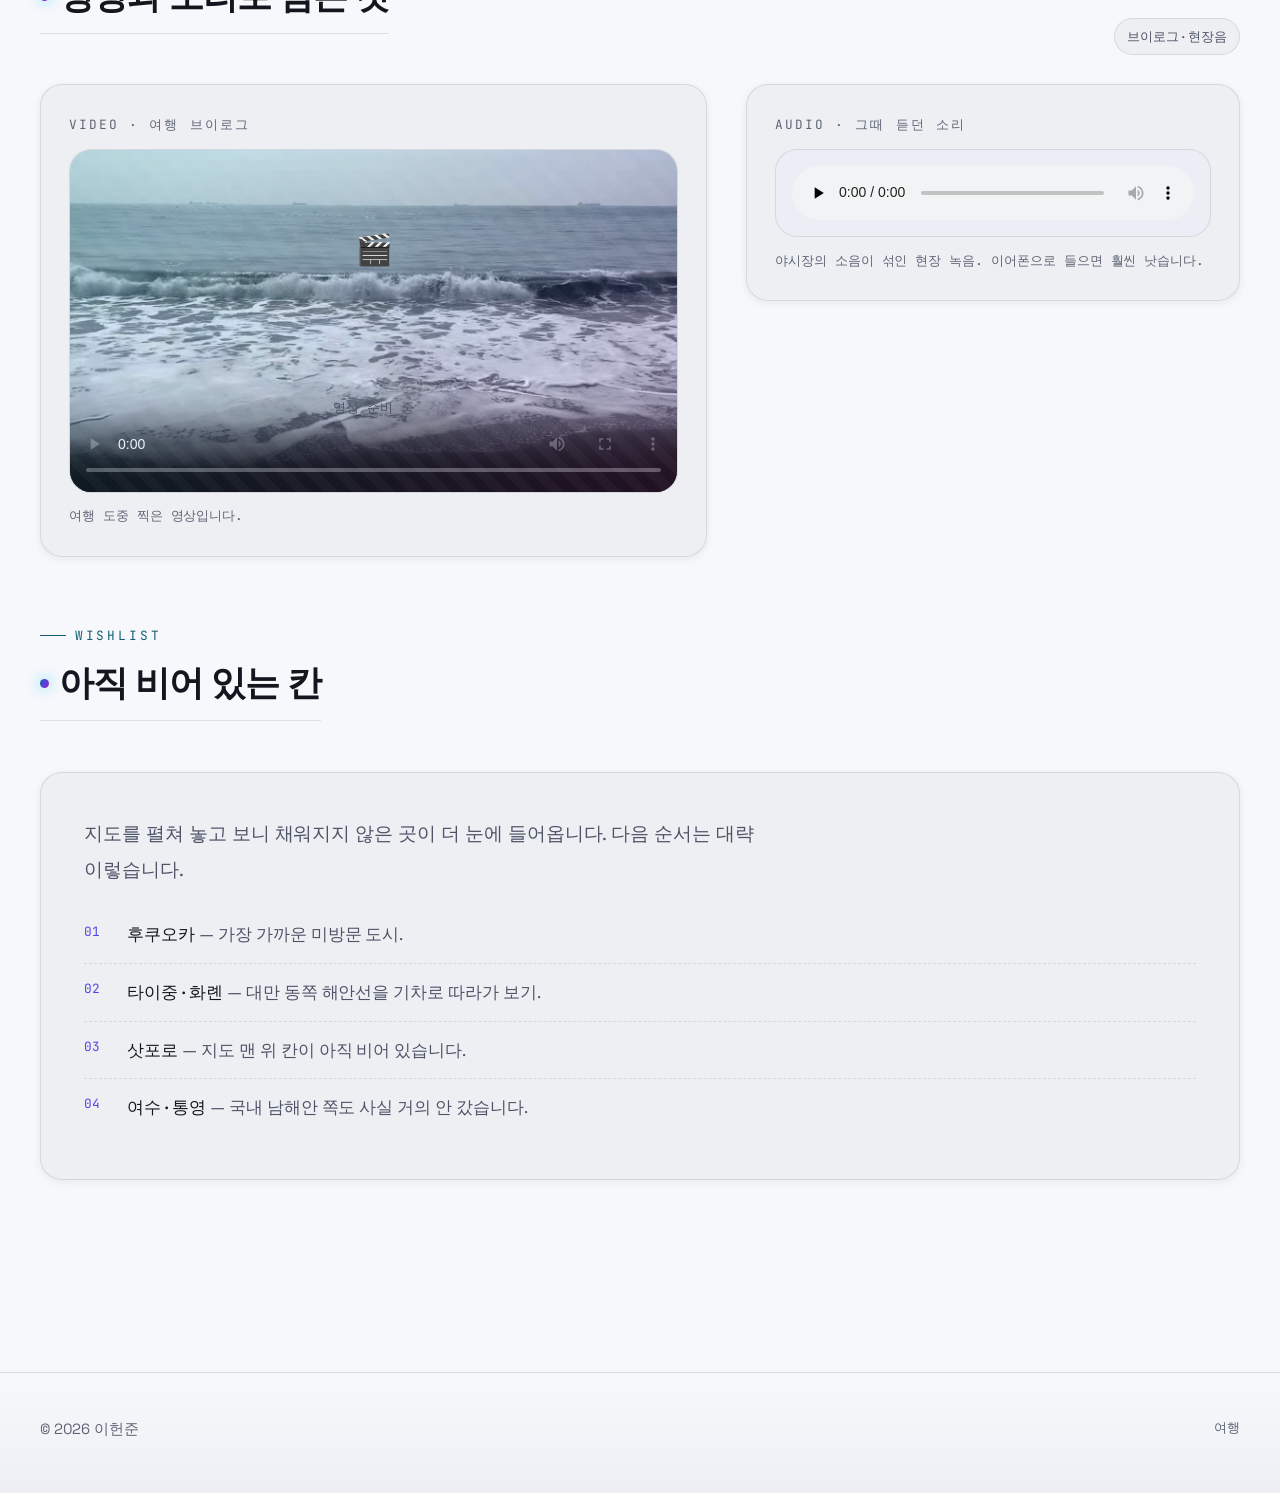
<file: html/myTrip.html>
<!DOCTYPE html>
<html lang="ko" data-theme="dark">
<head>
  <meta charset="UTF-8">
  <meta name="viewport" content="width=device-width, initial-scale=1.0">
  <meta name="description" content="한국 · 대만 · 일본 — 이헌준이 다녀온 여덟 도시의 기록.">
  <title>여행 · 동아시아 여덟 도시</title>
  <meta name="author" content="이헌준">

  <!-- 이 글의 정식 주소. 같은 내용이 여러 주소로 잡히지 않게 한다 -->
  <link rel="canonical" href="https://bhj2837.github.io/SKALA-FRONT/html/myTrip.html">

  <!-- 카카오톡·슬랙 등에 링크를 붙였을 때 보이는 미리보기 정보 -->
  <meta property="og:url" content="https://bhj2837.github.io/SKALA-FRONT/html/myTrip.html">
  <meta property="og:type" content="website">
  <meta property="og:site_name" content="이헌준">
  <meta property="og:locale" content="ko_KR">
  <meta property="og:title" content="여행 · 동아시아 여덟 도시">
  <meta property="og:description" content="한국 · 대만 · 일본 — 이헌준이 다녀온 여덟 도시의 기록.">
  <meta name="twitter:card" content="summary">

  <!-- 모바일 브라우저 주소창 색을 배경과 맞춘다 -->
  <meta name="theme-color" content="#07080c" media="(prefers-color-scheme: dark)">
  <meta name="theme-color" content="#f7f8fc" media="(prefers-color-scheme: light)">
  <meta name="color-scheme" content="dark light">

  <script>
    (function () {
      try {
        var saved = localStorage.getItem("hj:theme");
        var light = window.matchMedia && window.matchMedia("(prefers-color-scheme: light)").matches;
        document.documentElement.setAttribute("data-theme", saved || (light ? "light" : "dark"));
      } catch (e) {}
    })();
  </script>

  <!--
     영문 폰트만 받아 온다. 한글은 각자 컴퓨터에 깔린 것을 쓴다.
     preconnect 는 "이 주소에서 곧 뭘 받을 거니까 미리 길을 터 두라"는 뜻이다.
  -->
  <link rel="preconnect" href="https://fonts.googleapis.com">
  <link rel="preconnect" href="https://fonts.gstatic.com" crossorigin>
  <link rel="stylesheet" href="https://fonts.googleapis.com/css2?family=Space+Grotesk:wght@400;500;600;700&amp;family=JetBrains+Mono:wght@400;600&amp;display=swap">

  <link rel="stylesheet" href="../css/style.css">
  <link rel="stylesheet" href="../css/motion.css">
  <link rel="icon" href="data:image/svg+xml,<svg xmlns='http://www.w3.org/2000/svg' viewBox='0 0 100 100'><text y='.9em' font-size='90'>🗺️</text></svg>">
</head>

<body>
  <a class="skip-link" href="#main">본문으로 바로 가기</a>
  <div class="scroll-progress" data-scroll-progress></div>

  <header class="site-header">
    <div class="container container--wide site-header__inner">
      <a class="brand plain" href="index.html">
        <span class="brand__mark">HJ</span>
        <span>HEONJUN <span class="brand__sub">/ 이헌준</span></span>
      </a>

      <nav class="site-nav" data-nav aria-label="주요 메뉴">
        <ul>
          <li><a class="nav-link" href="index.html">Home</a></li>
          <li><a class="nav-link" href="myProfile.html">Profile</a></li>
          <li><a class="nav-link" href="myHoliday.html">Holiday</a></li>
          <li><a class="nav-link" href="myClass.html">Class</a></li>
          <li><a class="nav-link" href="myTrip.html">Trip</a></li>
          <li><a class="nav-link" href="playground.html">Playground</a></li>
          <li><a class="nav-link" href="signUp.html">Join</a></li>
        </ul>
      </nav>

      <div class="header-actions">
        <button class="theme-toggle" type="button" data-theme-toggle aria-label="테마 전환">
          <span class="theme-toggle__moon" aria-hidden="true">🌙</span>
          <span class="theme-toggle__sun" aria-hidden="true">☀️</span>
        </button>
        <button class="nav-toggle" type="button" data-nav-toggle aria-expanded="false" aria-label="메뉴 열기">
          <span></span><span></span><span></span>
        </button>
      </div>
    </div>
  </header>

  <div class="container container--wide page">

    <div class="page-head">
      <p class="eyebrow">Trip</p>
      <h1>지도에 찍힌 여덟 개의 점</h1>
      <p class="lead">
        서울에서 출발해 한국 · 대만 · 일본의 여덟 도시를 다녀왔습니다.
        지도 위의 점이 <mark>지금까지 발이 닿은 곳</mark>입니다.
        점을 누르면 그 도시의 기록으로 내려갑니다.
      </p>
    </div>

    <main id="main">

      <section class="section" aria-labelledby="map-h">
        <div class="section__head reveal">
          <div>
            <p class="eyebrow">Map</p>
            <h2 id="map-h">여행 경로</h2>
          </div>
          <div class="cluster">
            <span class="chip">3개국</span>
            <span class="chip">8개 도시</span>
            <span class="chip"><span class="chip__dot"></span>2019 – 2025</span>
          </div>
        </div>

        <!--
           설명(role="img")은 그림인 캔버스에만 붙인다.
           감싼 div 에 붙이면 그 안의 도시 버튼까지 "그림의 일부"로 묻혀서
           키보드로는 닿는데 낭독기에는 안 읽히는 상태가 된다.
        -->
        <div class="map-stage reveal">
          <canvas id="trip-map" role="img"
                  aria-label="한국, 대만, 일본 지도에 경주·부산·제주도·강릉·오사카·교토·타이베이·가오슝이 표시되어 있습니다."></canvas>

          <div class="map-stage__hint" aria-hidden="true">클릭 · 호버로 탐색</div>

          <!-- 도시 바로가기 -->
          <div class="map-stage__hud">
            <button class="chip" type="button" data-trip-jump="gyeongju">경주</button>
            <button class="chip" type="button" data-trip-jump="busan">부산</button>
            <button class="chip" type="button" data-trip-jump="jeju">제주도</button>
            <button class="chip" type="button" data-trip-jump="gangneung">강릉</button>
            <button class="chip" type="button" data-trip-jump="osaka">오사카</button>
            <button class="chip" type="button" data-trip-jump="kyoto">교토</button>
            <button class="chip" type="button" data-trip-jump="taipei">타이베이</button>
            <button class="chip" type="button" data-trip-jump="kaohsiung">가오슝</button>
          </div>

          <div class="map-tooltip" id="map-tooltip" role="status" aria-live="polite"></div>
        </div>

        <p class="hint" style="margin-top:.9rem">
          아직 색이 없는 지역은 가 보지 못한 곳입니다. 천천히 채워 갈 생각입니다.
        </p>
      </section>

      <section class="section" aria-labelledby="cards-h">
        <div class="section__head reveal">
          <div>
            <p class="eyebrow">Travel log</p>
            <h2 id="cards-h">도시별 기록</h2>
          </div>
          <span class="chip">최신순이 아니라 다녀온 순</span>
        </div>

        <div class="trip-grid">

          <!-- ---------- 경주 ---------- -->
          <article class="trip-card tilt reveal" data-trip="gyeongju" data-tilt="5">
            <div class="trip-card__media">
              <span class="trip-card__flag"><span aria-hidden="true">🇰🇷</span> 경주</span>
              <img src="../media/trip/gyeongju.jpg" alt="경주 동궁과 월지의 야경" loading="lazy" data-fallback>
              <div class="media-ph" style="display:none" title="media/trip/gyeongju.jpg">
                <span class="media-ph__icon" aria-hidden="true">🏯</span>
                <span>사진 준비 중</span>
              </div>
            </div>
            <div class="trip-card__body">
              <h3 class="trip-card__title">경주 <small>2019</small></h3>
              <p class="trip-card__text">
                자전거를 빌려 온종일 돌았습니다. 도시 전체가 유적이라
                길을 잃어도 어딘가 볼 게 있었습니다. 야경은 동궁과 월지가 압도적.
              </p>
              <div class="trip-card__meta">
                <span>천년 고도 · 2박</span>
                <span class="trip-card__stars" aria-label="별 4개">★★★★☆</span>
              </div>
            </div>
          </article>

          <!-- ---------- 부산 ---------- -->
          <article class="trip-card tilt reveal" data-trip="busan" data-tilt="5">
            <div class="trip-card__media">
              <span class="trip-card__flag"><span aria-hidden="true">🇰🇷</span> 부산</span>
              <img src="../media/trip/busan.jpg" alt="부산 광안대교의 밤 풍경" loading="lazy" data-fallback>
              <div class="media-ph" style="display:none" title="media/trip/busan.jpg">
                <span class="media-ph__icon" aria-hidden="true">🌉</span>
                <span>사진 준비 중</span>
              </div>
            </div>
            <div class="trip-card__body">
              <h3 class="trip-card__title">부산 <small>2021</small></h3>
              <p class="trip-card__text">
                바다를 보러 갔는데 결국 먹는 데 시간을 다 썼습니다.
                광안리에서 본 다리 조명이 아직도 제일 선명하게 남아 있습니다.
              </p>
              <div class="trip-card__meta">
                <span>바다와 야경 · 3박</span>
                <span class="trip-card__stars" aria-label="별 5개">★★★★★</span>
              </div>
            </div>
          </article>

          <!-- ---------- 제주도 ---------- -->
          <article class="trip-card tilt reveal" data-trip="jeju" data-tilt="5">
            <div class="trip-card__media">
              <span class="trip-card__flag"><span aria-hidden="true">🇰🇷</span> 제주</span>
              <img src="../media/trip/jeju.jpg" alt="제주도 오름에서 내려다본 풍경" loading="lazy" data-fallback>
              <div class="media-ph" style="display:none" title="media/trip/jeju.jpg">
                <span class="media-ph__icon" aria-hidden="true">🌋</span>
                <span>사진 준비 중</span>
              </div>
            </div>
            <div class="trip-card__body">
              <h3 class="trip-card__title">제주도 <small>2022</small></h3>
              <p class="trip-card__text">
                렌터카 없이 버스로만 다녀 본 제주. 시간은 두 배 걸렸지만
                오름 하나를 천천히 올라간 그 오후가 여행의 전부였습니다.
              </p>
              <div class="trip-card__meta">
                <span>화산섬 · 4박</span>
                <span class="trip-card__stars" aria-label="별 5개">★★★★★</span>
              </div>
            </div>
          </article>

          <!-- ---------- 강릉 ---------- -->
          <article class="trip-card tilt reveal" data-trip="gangneung" data-tilt="5">
            <div class="trip-card__media">
              <span class="trip-card__flag"><span aria-hidden="true">🇰🇷</span> 강릉</span>
              <img src="../media/trip/gangneung.jpg" alt="강릉 안목해변의 커피 거리" loading="lazy" data-fallback>
              <div class="media-ph" style="display:none" title="media/trip/gangneung.jpg">
                <span class="media-ph__icon" aria-hidden="true">☕</span>
                <span>사진 준비 중</span>
              </div>
            </div>
            <div class="trip-card__body">
              <h3 class="trip-card__title">강릉 <small>2023</small></h3>
              <p class="trip-card__text">
                KTX 두 시간이면 동해가 나온다는 게 아직도 이상합니다.
                안목해변에서 커피를 들고 파도만 한 시간 봤습니다.
              </p>
              <div class="trip-card__meta">
                <span>동해와 커피 · 1박</span>
                <span class="trip-card__stars" aria-label="별 4개">★★★★☆</span>
              </div>
            </div>
          </article>

          <!-- ---------- 오사카 ---------- -->
          <article class="trip-card tilt reveal" data-trip="osaka" data-tilt="5">
            <div class="trip-card__media">
              <span class="trip-card__flag"><span aria-hidden="true">🇯🇵</span> 오사카</span>
              <img src="../media/trip/osaka.jpg" alt="오사카 도톤보리의 간판들" loading="lazy" data-fallback>
              <div class="media-ph" style="display:none" title="media/trip/osaka.jpg">
                <span class="media-ph__icon" aria-hidden="true">🍜</span>
                <span>사진 준비 중</span>
              </div>
            </div>
            <div class="trip-card__body">
              <h3 class="trip-card__title">오사카 <small>2024</small></h3>
              <p class="trip-card__text">
                첫 끼로 라멘을 먹었고 마지막 끼도 라멘이었습니다.
                도톤보리의 간판 불빛은 사진으로는 절반도 안 담깁니다.
              </p>
              <div class="trip-card__meta">
                <span>먹부림의 성지 · 3박</span>
                <span class="trip-card__stars" aria-label="별 5개">★★★★★</span>
              </div>
            </div>
          </article>

          <!-- ---------- 교토 ---------- -->
          <article class="trip-card tilt reveal" data-trip="kyoto" data-tilt="5">
            <div class="trip-card__media">
              <span class="trip-card__flag"><span aria-hidden="true">🇯🇵</span> 교토</span>
              <img src="../media/trip/kyoto.jpg" alt="교토 후시미이나리의 도리이 터널" loading="lazy" data-fallback>
              <div class="media-ph" style="display:none" title="media/trip/kyoto.jpg">
                <span class="media-ph__icon" aria-hidden="true">⛩️</span>
                <span>사진 준비 중</span>
              </div>
            </div>
            <div class="trip-card__body">
              <h3 class="trip-card__title">교토 <small>2024</small></h3>
              <p class="trip-card__text">
                오사카에서 전철로 넘어간 하루. 후시미이나리의 도리이를
                끝까지 올라가 봤는데, 위로 갈수록 사람이 줄어 조용해집니다.
              </p>
              <div class="trip-card__meta">
                <span>천 개의 도리이 · 당일</span>
                <span class="trip-card__stars" aria-label="별 4개">★★★★☆</span>
              </div>
            </div>
          </article>

          <!-- ---------- 타이베이 ---------- -->
          <article class="trip-card tilt reveal" data-trip="taipei" data-tilt="5">
            <div class="trip-card__media">
              <span class="trip-card__flag"><span aria-hidden="true">🇹🇼</span> 타이베이</span>
              <img src="../media/trip/taipei.jpg" alt="타이베이 야시장의 밤 거리" loading="lazy" data-fallback>
              <div class="media-ph" style="display:none" title="media/trip/taipei.jpg">
                <span class="media-ph__icon" aria-hidden="true">🏮</span>
                <span>사진 준비 중</span>
              </div>
            </div>
            <div class="trip-card__body">
              <h3 class="trip-card__title">타이베이 <small>2025</small></h3>
              <p class="trip-card__text">
                밤마다 야시장을 갔습니다. 습한 공기와 향신료 냄새가 섞인
                그 거리 특유의 온도가 있습니다. 온천도 도시 안에 있습니다.
              </p>
              <div class="trip-card__meta">
                <span>야시장과 온천 · 4박</span>
                <span class="trip-card__stars" aria-label="별 5개">★★★★★</span>
              </div>
            </div>
          </article>

          <!-- ---------- 가오슝 ---------- -->
          <article class="trip-card tilt reveal" data-trip="kaohsiung" data-tilt="5">
            <div class="trip-card__media">
              <span class="trip-card__flag"><span aria-hidden="true">🇹🇼</span> 가오슝</span>
              <img src="../media/trip/kaohsiung.jpg" alt="가오슝 항구의 노을" loading="lazy" data-fallback>
              <div class="media-ph" style="display:none" title="media/trip/kaohsiung.jpg">
                <span class="media-ph__icon" aria-hidden="true">⛴️</span>
                <span>사진 준비 중</span>
              </div>
            </div>
            <div class="trip-card__body">
              <h3 class="trip-card__title">가오슝 <small>2025</small></h3>
              <p class="trip-card__text">
                타이베이에서 고속철로 내려간 남쪽 도시. 훨씬 느리고 덜 붐빕니다.
                항구에서 본 노을 색이 여행 전체에서 제일 좋았습니다.
              </p>
              <div class="trip-card__meta">
                <span>남국의 항구 · 2박</span>
                <span class="trip-card__stars" aria-label="별 4개">★★★★☆</span>
              </div>
            </div>
          </article>
        </div>
      </section>

      <section class="section" aria-labelledby="media-h">
        <div class="section__head reveal">
          <div>
            <p class="eyebrow">Multimedia</p>
            <h2 id="media-h">영상과 소리로 남은 것</h2>
          </div>
          <span class="chip">브이로그 · 현장음</span>
        </div>

        <div class="page-grid" style="grid-template-columns:minmax(0,1.35fr) minmax(0,1fr)">

          <!-- ---------- 영상 ---------- -->
          <div class="card reveal">
            <span class="card__label">Video · 여행 브이로그</span>

            <div class="media-frame">
              <video controls preload="metadata" poster="../media/trip/video-poster.jpg">
                <source src="../media/video/trip.mp4" type="video/mp4">
                이 브라우저는 video 태그를 지원하지 않습니다.
                <a href="../media/video/trip.mp4">영상을 직접 내려받아</a> 보실 수 있습니다.
              </video>

              <div class="media-ph" data-video-ph>
                <span class="media-ph__icon" aria-hidden="true">🎬</span>
                <span>영상 준비 중</span>
              </div>
            </div>

            <p class="media-caption">
              여행 도중 찍은 영상입니다.
            </p>
          </div>

          <!-- ---------- 소리 ---------- -->
          <div class="card reveal">
            <span class="card__label">Audio · 그때 듣던 소리</span>

            <div class="media-frame media-frame--audio">
              <audio controls preload="none">
                <source src="../media/audio/trip-bgm.mp3" type="audio/mpeg">
                이 브라우저는 audio 태그를 지원하지 않습니다.
                <a href="../media/audio/trip-bgm.mp3">오디오를 직접 내려받기</a>.
              </audio>
            </div>

            <p class="media-caption">
              야시장의 소음이 섞인 현장 녹음. 이어폰으로 들으면 훨씬 낫습니다.
            </p>
          </div>
        </div>

      </section>

      <!-- 다음 목표 -->
      <section class="section" aria-labelledby="next-h">
        <div class="section__head reveal">
          <div>
            <p class="eyebrow">Wishlist</p>
            <h2 id="next-h">아직 비어 있는 칸</h2>
          </div>
        </div>

        <div class="card card--gradient card--pad-lg reveal">
          <p class="lead" style="margin-bottom:1.2rem">
            지도를 펼쳐 놓고 보니 채워지지 않은 곳이 더 눈에 들어옵니다.
            다음 순서는 대략 이렇습니다.
          </p>
          <ol class="list-check">
            <li><span class="todo-name">후쿠오카</span> — 가장 가까운 미방문 도시.</li>
            <li><span class="todo-name">타이중 · 화롄</span> — 대만 동쪽 해안선을 기차로 따라가 보기.</li>
            <li><span class="todo-name">삿포로</span> — 지도 맨 위 칸이 아직 비어 있습니다.</li>
            <li><span class="todo-name">여수 · 통영</span> — 국내 남해안 쪽도 사실 거의 안 갔습니다.</li>
          </ol>
        </div>
      </section>
    </main>
  </div>

  <footer class="site-footer">
    <div class="container container--wide site-footer__inner">
      <span>© 2026 이헌준</span>
      <span class="mono">여행</span>
    </div>
  </footer>

  <script src="../script/core/store.js"></script>
  <script src="../script/core/ui.js"></script>
  <script src="../script/tripMap.js"></script>

  <script>
    /* 영상 소스가 없을 때만 플레이스홀더를 남겨 둔다 (있으면 감춤) */
    (function () {
      var video = document.querySelector(".media-frame video");
      var ph = document.querySelector("[data-video-ph]");
      if (!video || !ph) return;

      function hidePh() { ph.style.display = "none"; }
      video.addEventListener("loadedmetadata", hidePh);
      video.addEventListener("canplay", hidePh);

      /* 모든 <source> 가 실패하면 video 자체에서 error 가 올라온다 */
      video.addEventListener("error", function () { ph.style.display = "grid"; });
    })();
  </script>
</body>
</html>
</file>
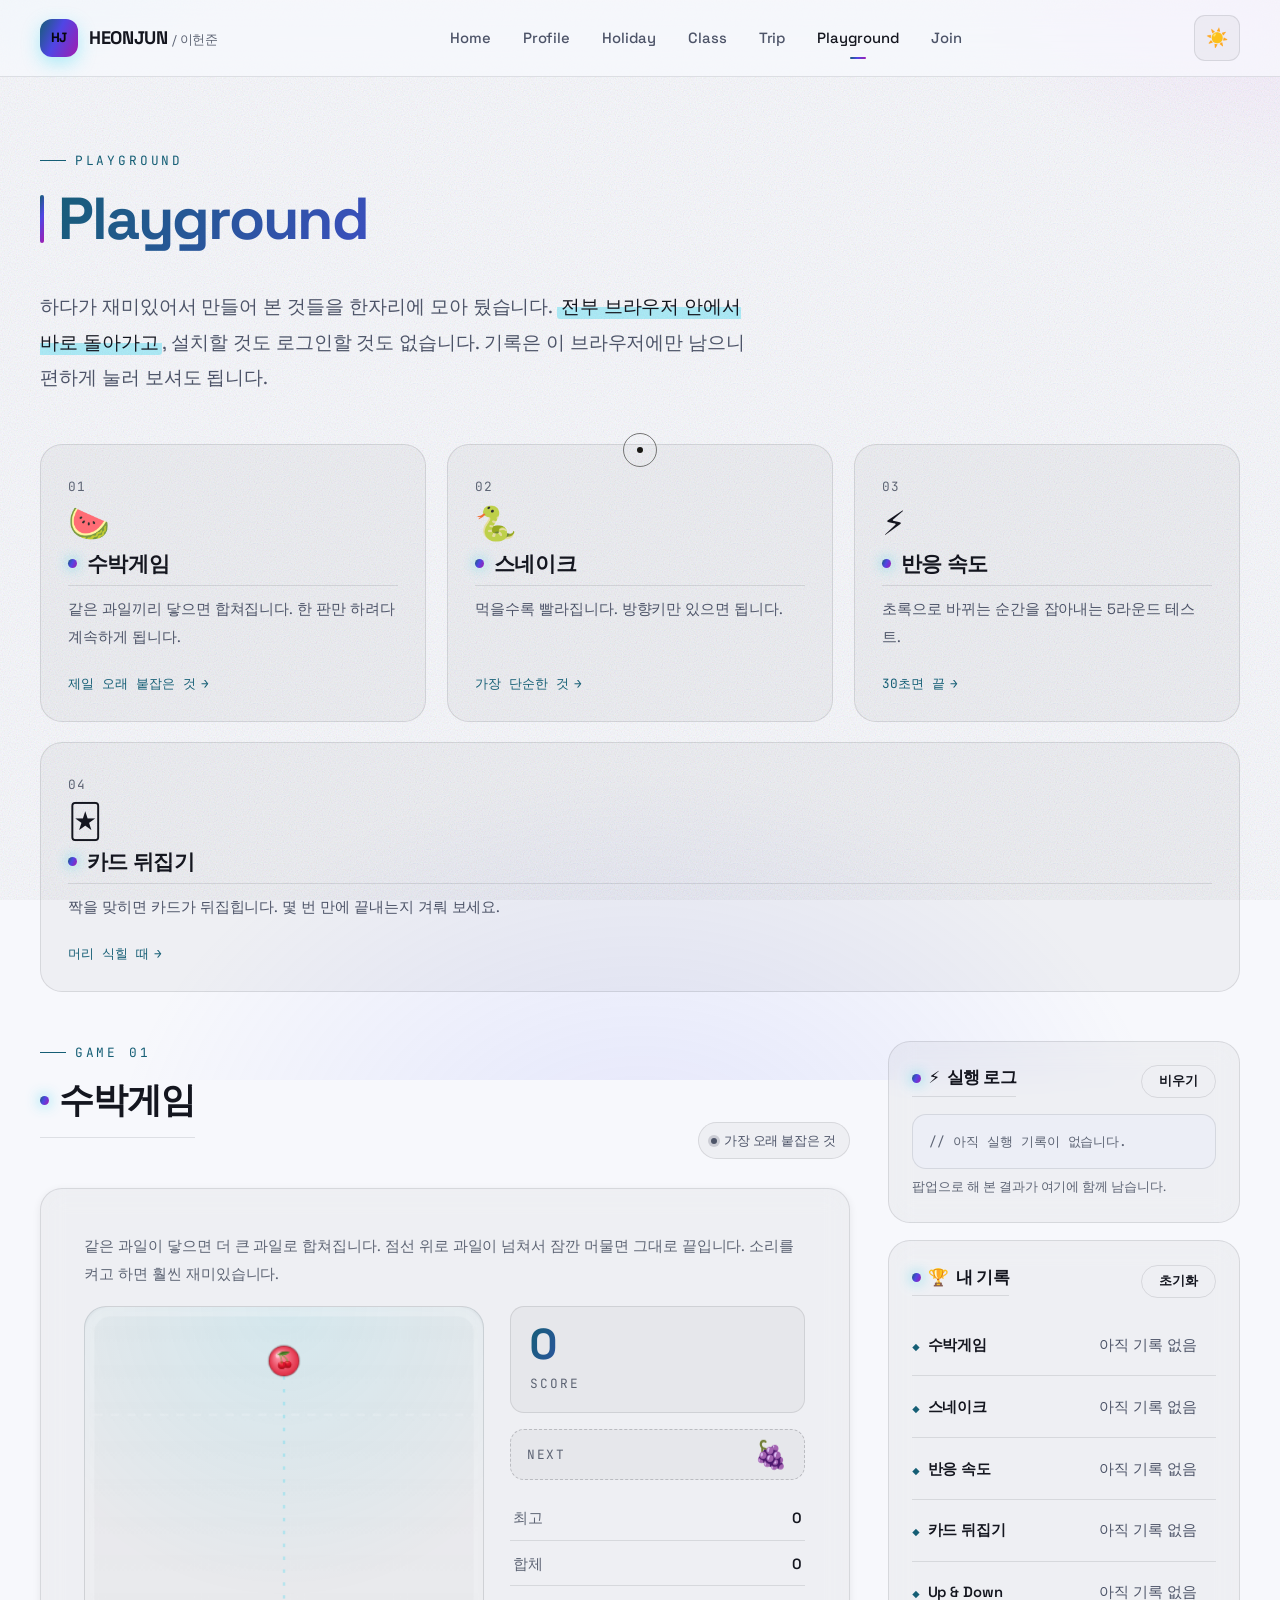
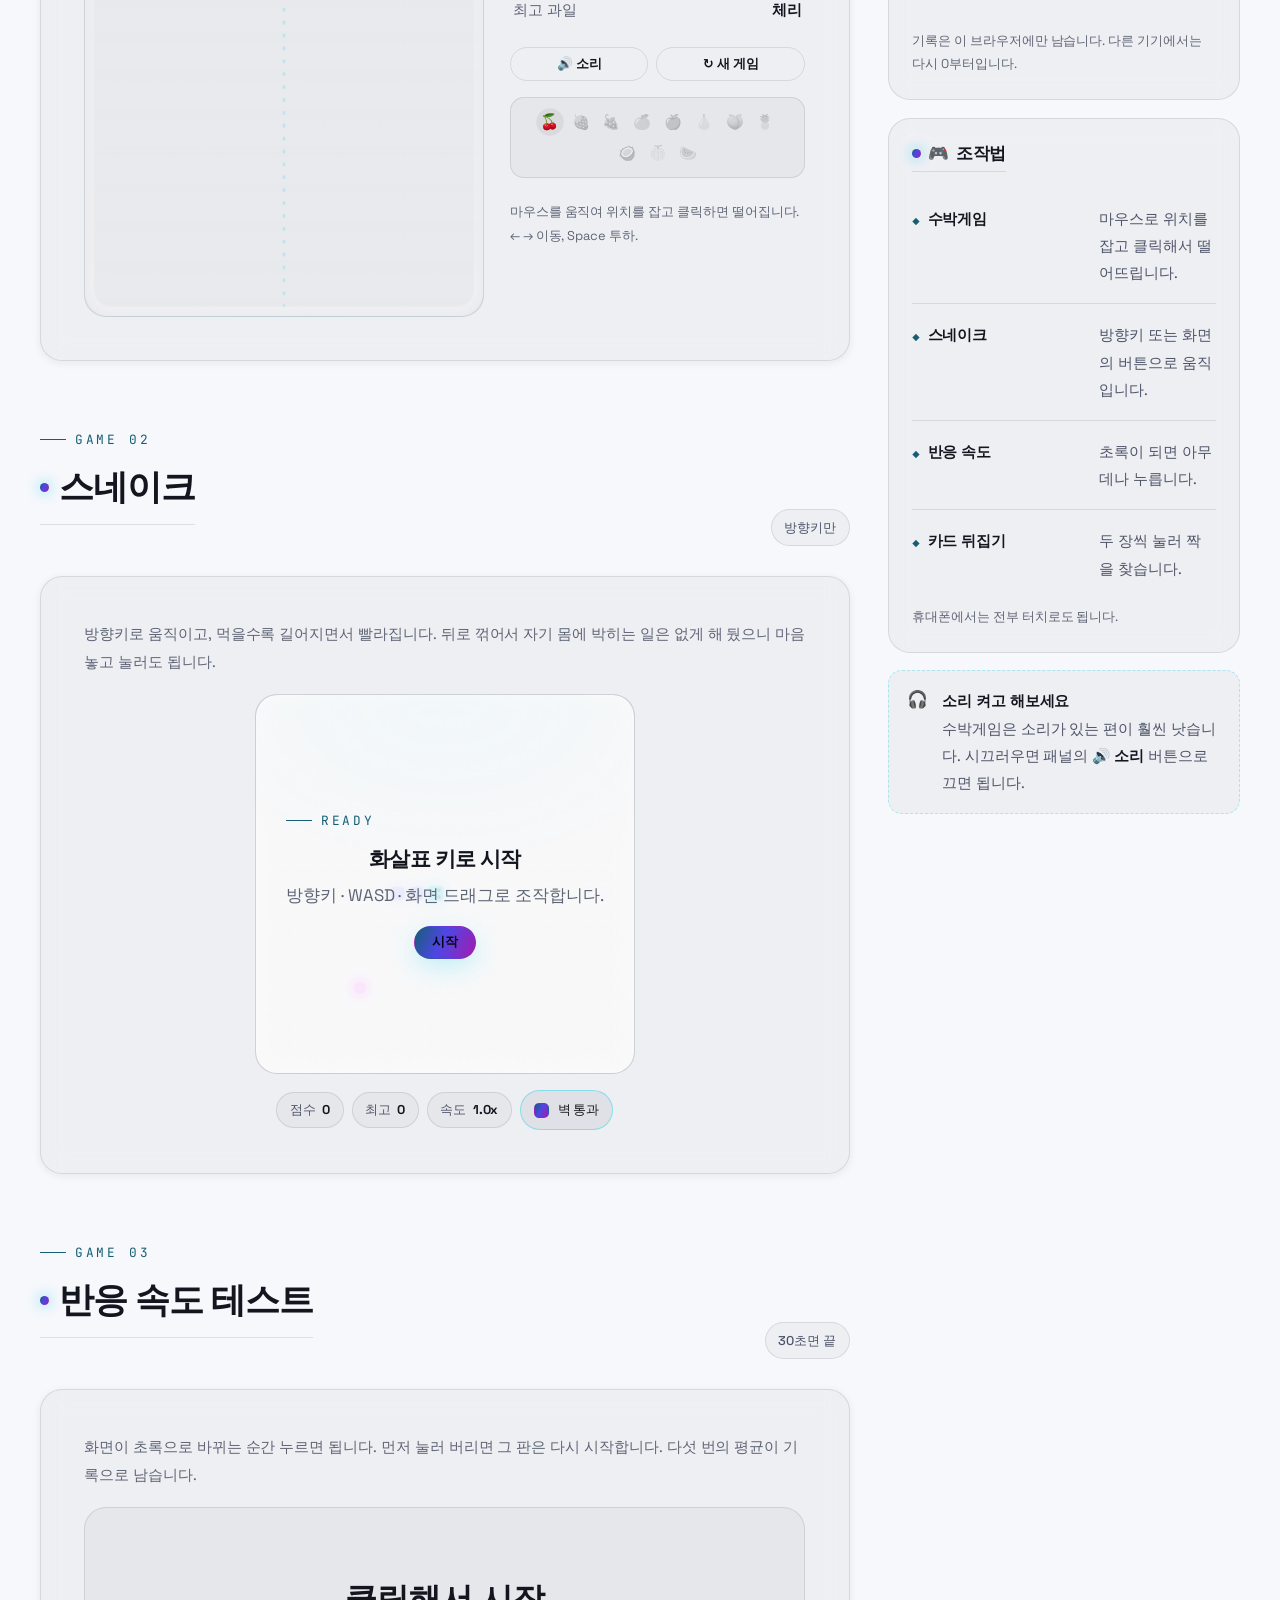
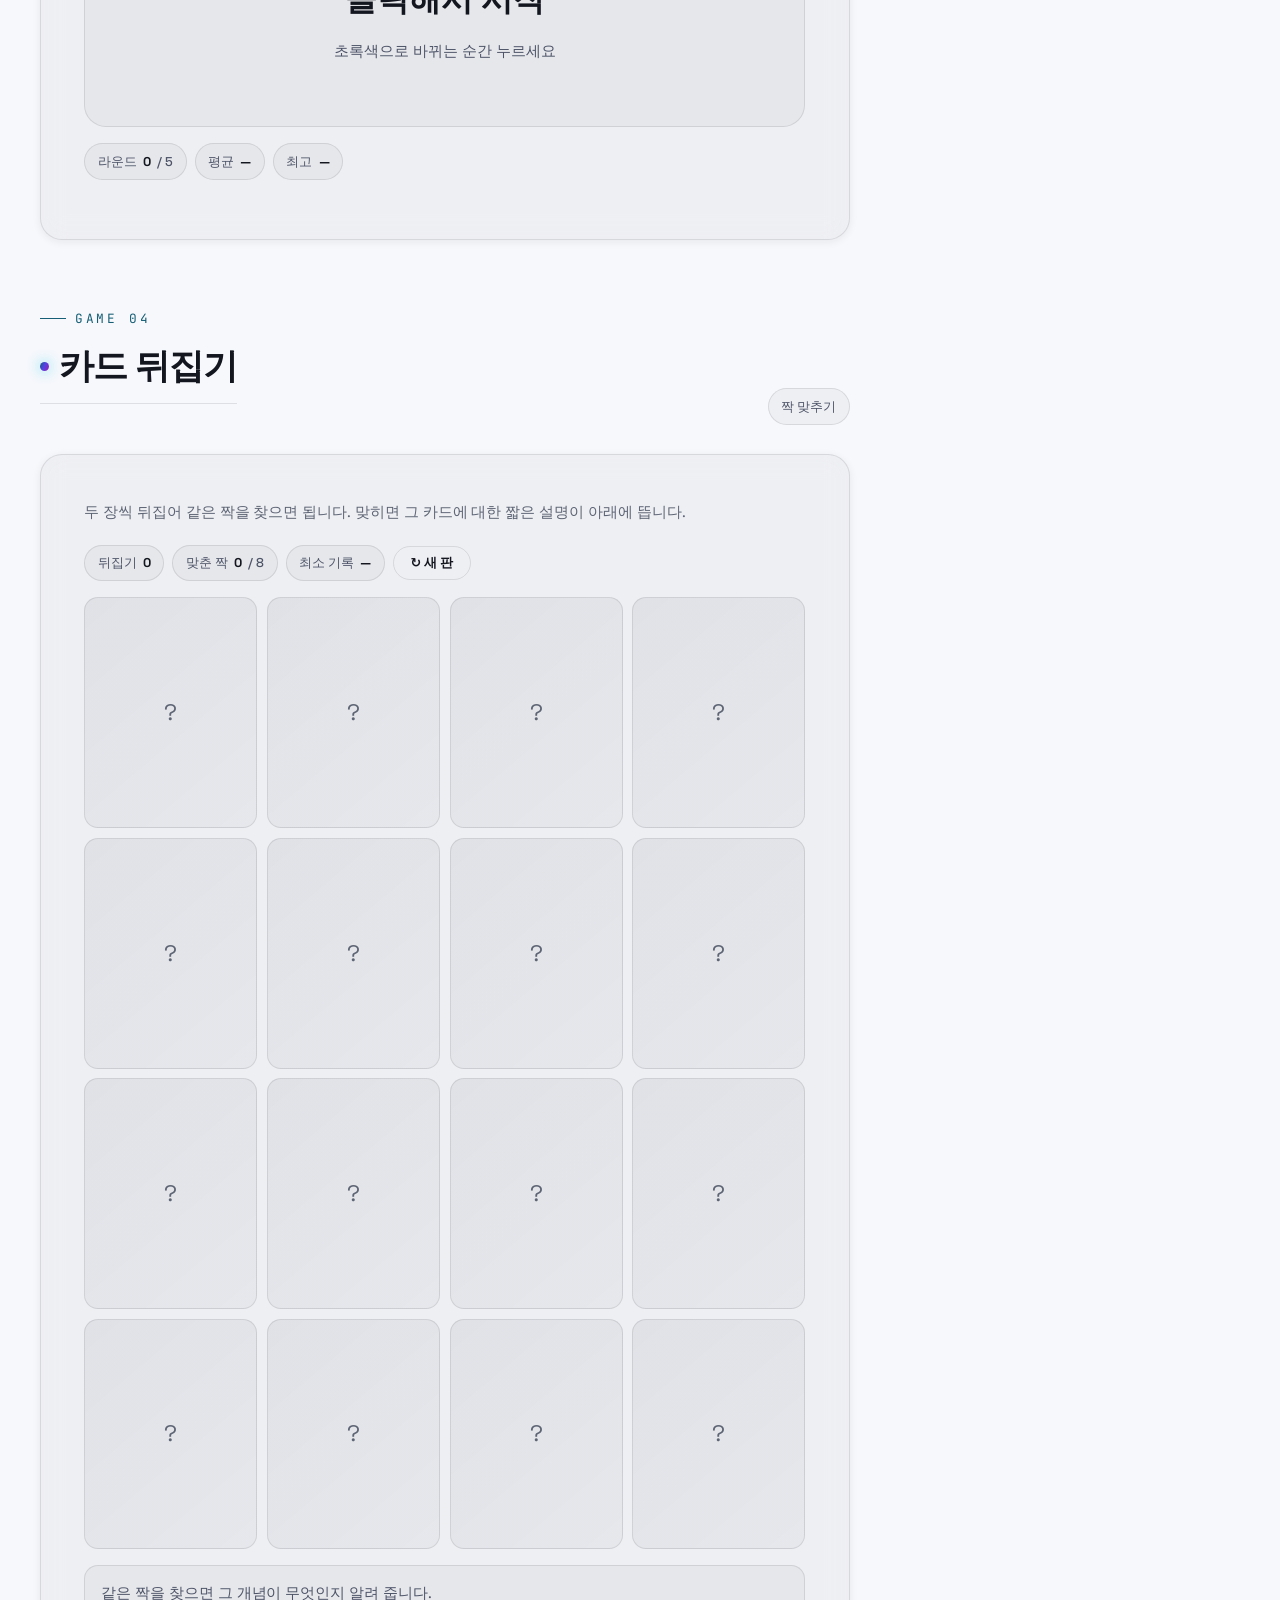
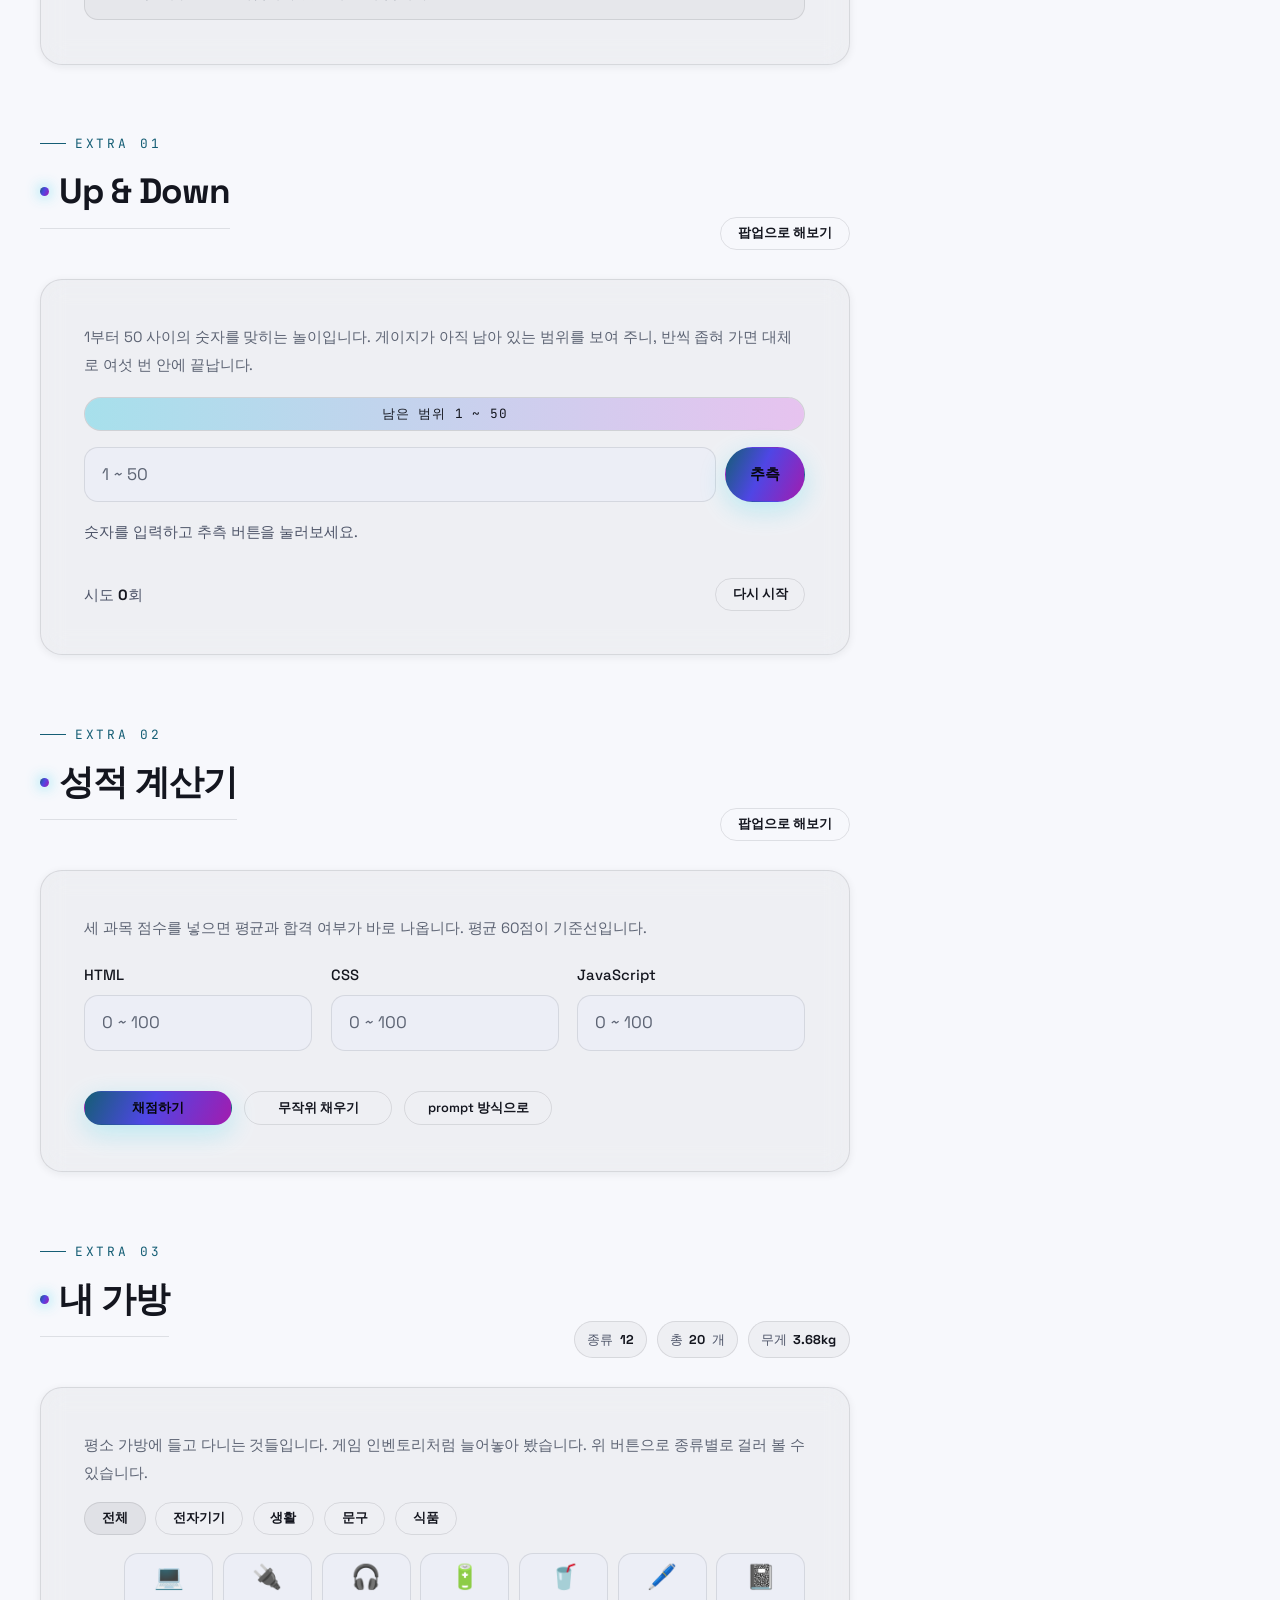
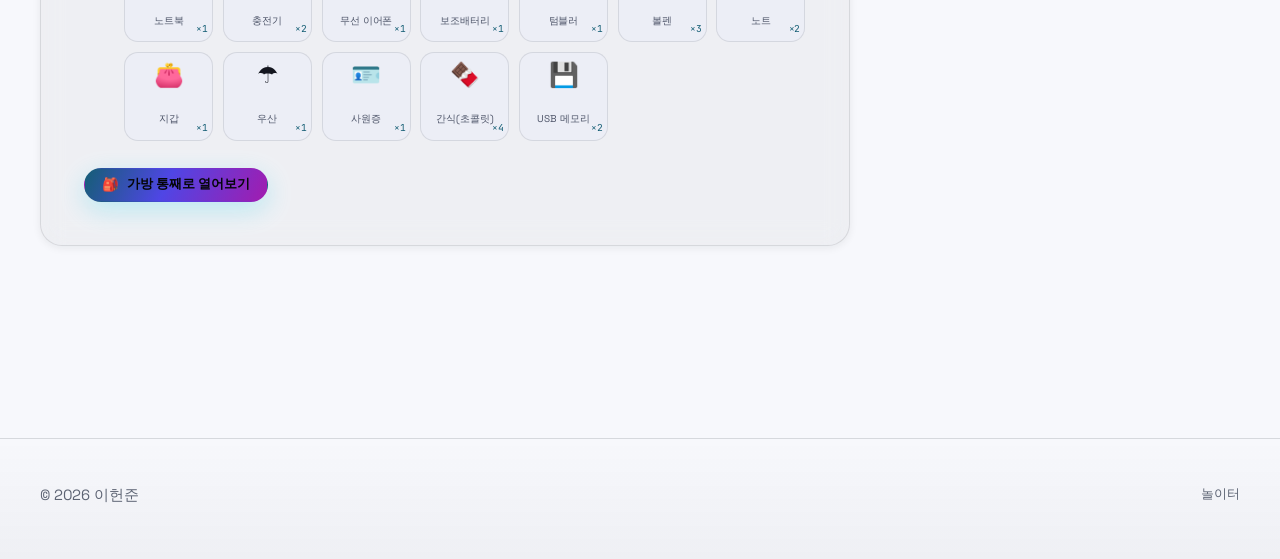
<file: html/playground.html>
<!DOCTYPE html>
<html lang="ko" data-theme="dark">
<head>
  <meta charset="UTF-8">
  <meta name="viewport" content="width=device-width, initial-scale=1.0">
  <meta name="description" content="이헌준이 직접 만든 게임들 — 수박게임, 스네이크, 반응 속도, 카드 뒤집기.">
  <title>놀이터 · 직접 만든 게임들</title>
  <meta name="author" content="이헌준">

  <!-- 이 글의 정식 주소. 같은 내용이 여러 주소로 잡히지 않게 한다 -->
  <link rel="canonical" href="https://bhj2837.github.io/SKALA-FRONT/html/playground.html">

  <!-- 카카오톡·슬랙 등에 링크를 붙였을 때 보이는 미리보기 정보 -->
  <meta property="og:url" content="https://bhj2837.github.io/SKALA-FRONT/html/playground.html">
  <meta property="og:type" content="website">
  <meta property="og:site_name" content="이헌준">
  <meta property="og:locale" content="ko_KR">
  <meta property="og:title" content="놀이터 · 직접 만든 게임들">
  <meta property="og:description" content="이헌준이 직접 만든 게임들 — 수박게임, 스네이크, 반응 속도, 카드 뒤집기.">
  <meta name="twitter:card" content="summary">

  <!-- 모바일 브라우저 주소창 색을 배경과 맞춘다 -->
  <meta name="theme-color" content="#07080c" media="(prefers-color-scheme: dark)">
  <meta name="theme-color" content="#f7f8fc" media="(prefers-color-scheme: light)">
  <meta name="color-scheme" content="dark light">

  <script>
    (function () {
      try {
        var saved = localStorage.getItem("hj:theme");
        var light = window.matchMedia && window.matchMedia("(prefers-color-scheme: light)").matches;
        document.documentElement.setAttribute("data-theme", saved || (light ? "light" : "dark"));
      } catch (e) {}
    })();
  </script>

  <!--
     영문 폰트만 받아 온다. 한글은 각자 컴퓨터에 깔린 것을 쓴다.
     preconnect 는 "이 주소에서 곧 뭘 받을 거니까 미리 길을 터 두라"는 뜻이다.
  -->
  <link rel="preconnect" href="https://fonts.googleapis.com">
  <link rel="preconnect" href="https://fonts.gstatic.com" crossorigin>
  <link rel="stylesheet" href="https://fonts.googleapis.com/css2?family=Space+Grotesk:wght@400;500;600;700&amp;family=JetBrains+Mono:wght@400;600&amp;display=swap">

  <link rel="stylesheet" href="../css/style.css">
  <link rel="stylesheet" href="../css/motion.css">
  <link rel="icon" href="data:image/svg+xml,<svg xmlns='http://www.w3.org/2000/svg' viewBox='0 0 100 100'><text y='.9em' font-size='90'>🍉</text></svg>">
</head>

<body>
  <a class="skip-link" href="#main">본문으로 바로 가기</a>
  <div class="scroll-progress" data-scroll-progress></div>

  <header class="site-header">
    <div class="container container--wide site-header__inner">
      <a class="brand plain" href="index.html">
        <span class="brand__mark">HJ</span>
        <span>HEONJUN <span class="brand__sub">/ 이헌준</span></span>
      </a>

      <nav class="site-nav" data-nav aria-label="주요 메뉴">
        <ul>
          <li><a class="nav-link" href="index.html">Home</a></li>
          <li><a class="nav-link" href="myProfile.html">Profile</a></li>
          <li><a class="nav-link" href="myHoliday.html">Holiday</a></li>
          <li><a class="nav-link" href="myClass.html">Class</a></li>
          <li><a class="nav-link" href="myTrip.html">Trip</a></li>
          <li><a class="nav-link" href="playground.html">Playground</a></li>
          <li><a class="nav-link" href="signUp.html">Join</a></li>
        </ul>
      </nav>

      <div class="header-actions">
        <button class="theme-toggle" type="button" data-theme-toggle aria-label="테마 전환">
          <span class="theme-toggle__moon" aria-hidden="true">🌙</span>
          <span class="theme-toggle__sun" aria-hidden="true">☀️</span>
        </button>
        <button class="nav-toggle" type="button" data-nav-toggle aria-expanded="false" aria-label="메뉴 열기">
          <span></span><span></span><span></span>
        </button>
      </div>
    </div>
  </header>

  <div class="container container--wide page">

    <div class="page-head">
      <p class="eyebrow">Playground</p>
      <h1>Playground</h1>
      <p class="lead">
        하다가 재미있어서 만들어 본 것들을 한자리에 모아 뒀습니다.
        <mark>전부 브라우저 안에서 바로 돌아가고</mark>, 설치할 것도 로그인할 것도 없습니다.
        기록은 이 브라우저에만 남으니 편하게 눌러 보셔도 됩니다.
      </p>
    </div>

    <!-- 게임 바로가기 -->
    <ul class="hub-grid reveal-stagger" style="margin-bottom:var(--gap-lg)">
      <li>
        <a class="hub-card tilt" href="#suika" data-tilt data-cursor-hover>
          <span class="hub-card__idx">01</span>
          <span class="hub-card__icon" aria-hidden="true">🍉</span>
          <h2 class="hub-card__title">수박게임</h2>
          <p class="hub-card__desc">같은 과일끼리 닿으면 합쳐집니다. 한 판만 하려다 계속하게 됩니다.</p>
          <span class="hub-card__go">제일 오래 붙잡은 것 <span aria-hidden="true">→</span></span>
        </a>
      </li>
      <li>
        <a class="hub-card tilt" href="#snake" data-tilt data-cursor-hover>
          <span class="hub-card__idx">02</span>
          <span class="hub-card__icon" aria-hidden="true">🐍</span>
          <h2 class="hub-card__title">스네이크</h2>
          <p class="hub-card__desc">먹을수록 빨라집니다. 방향키만 있으면 됩니다.</p>
          <span class="hub-card__go">가장 단순한 것 <span aria-hidden="true">→</span></span>
        </a>
      </li>
      <li>
        <a class="hub-card tilt" href="#reaction" data-tilt data-cursor-hover>
          <span class="hub-card__idx">03</span>
          <span class="hub-card__icon" aria-hidden="true">⚡</span>
          <h2 class="hub-card__title">반응 속도</h2>
          <p class="hub-card__desc">초록으로 바뀌는 순간을 잡아내는 5라운드 테스트.</p>
          <span class="hub-card__go">30초면 끝 <span aria-hidden="true">→</span></span>
        </a>
      </li>
      <li>
        <a class="hub-card tilt" href="#memory" data-tilt data-cursor-hover>
          <span class="hub-card__idx">04</span>
          <span class="hub-card__icon" aria-hidden="true">🃏</span>
          <h2 class="hub-card__title">카드 뒤집기</h2>
          <p class="hub-card__desc">짝을 맞히면 카드가 뒤집힙니다. 몇 번 만에 끝내는지 겨뤄 보세요.</p>
          <span class="hub-card__go">머리 식힐 때 <span aria-hidden="true">→</span></span>
        </a>
      </li>
    </ul>

    <div class="page-grid">

      <!-- MAIN — 게임들 -->
      <main id="main">

        <!-- ---------- 수박게임 ---------- -->
        <section class="section" id="suika" aria-labelledby="suika-h">
          <div class="section__head reveal">
            <div>
              <p class="eyebrow">Game 01</p>
              <h2 id="suika-h">수박게임</h2>
            </div>
            <span class="chip"><span class="chip__dot"></span>가장 오래 붙잡은 것</span>
          </div>

          <div class="card card--pad-lg reveal">
            <p class="muted t-sm" style="margin-bottom:1.2rem">
              같은 과일이 닿으면 더 큰 과일로 합쳐집니다.
              점선 위로 과일이 넘쳐서 잠깐 머물면 그대로 끝입니다.
              소리를 켜고 하면 훨씬 재미있습니다.
            </p>

            <div data-suika></div>
          </div>
        </section>

        <!-- ---------- 스네이크 ---------- -->
        <section class="section" id="snake" aria-labelledby="snake-h">
          <div class="section__head reveal">
            <div>
              <p class="eyebrow">Game 02</p>
              <h2 id="snake-h">스네이크</h2>
            </div>
            <span class="chip">방향키만</span>
          </div>

          <div class="card card--pad-lg reveal">
            <p class="muted t-sm" style="margin-bottom:1.2rem">
              방향키로 움직이고, 먹을수록 길어지면서 빨라집니다.
              뒤로 꺾어서 자기 몸에 박히는 일은 없게 해 뒀으니 마음 놓고 눌러도 됩니다.
            </p>
            <div data-snake></div>
          </div>
        </section>

        <!-- ---------- 반응 속도 ---------- -->
        <section class="section" id="reaction" aria-labelledby="reaction-h">
          <div class="section__head reveal">
            <div>
              <p class="eyebrow">Game 03</p>
              <h2 id="reaction-h">반응 속도 테스트</h2>
            </div>
            <span class="chip">30초면 끝</span>
          </div>

          <div class="card card--pad-lg reveal">
            <p class="muted t-sm" style="margin-bottom:1.2rem">
              화면이 초록으로 바뀌는 순간 누르면 됩니다.
              먼저 눌러 버리면 그 판은 다시 시작합니다. 다섯 번의 평균이 기록으로 남습니다.
            </p>
            <div data-reaction></div>
          </div>
        </section>

        <!-- ---------- 카드 뒤집기 ---------- -->
        <section class="section" id="memory" aria-labelledby="memory-h">
          <div class="section__head reveal">
            <div>
              <p class="eyebrow">Game 04</p>
              <h2 id="memory-h">카드 뒤집기</h2>
            </div>
            <span class="chip">짝 맞추기</span>
          </div>

          <div class="card card--pad-lg reveal">
            <p class="muted t-sm" style="margin-bottom:1.2rem">
              두 장씩 뒤집어 같은 짝을 찾으면 됩니다.
              맞히면 그 카드에 대한 짧은 설명이 아래에 뜹니다.
            </p>
            <div data-memory></div>
          </div>
        </section>

        <section class="section" id="updown" aria-labelledby="updown-h">
          <div class="section__head reveal">
            <div>
              <p class="eyebrow">Extra 01</p>
              <h2 id="updown-h">Up &amp; Down</h2>
            </div>
            <button class="btn btn--ghost btn--sm" type="button" data-updown-start>
              팝업으로 해보기
            </button>
          </div>

          <div class="card card--pad-lg reveal">
            <p class="muted t-sm" style="margin-bottom:1.2rem">
              1부터 50 사이의 숫자를 맞히는 놀이입니다.
              게이지가 아직 남아 있는 범위를 보여 주니, 반씩 좁혀 가면 대체로 여섯 번 안에 끝납니다.
            </p>
            <div data-updown-arena></div>
          </div>
        </section>

        <section class="section" id="grade" aria-labelledby="grade-h">
          <div class="section__head reveal">
            <div>
              <p class="eyebrow">Extra 02</p>
              <h2 id="grade-h">성적 계산기</h2>
            </div>
            <button class="btn btn--ghost btn--sm" type="button" data-grade-start>
              팝업으로 해보기
            </button>
          </div>

          <div class="card card--pad-lg reveal">
            <p class="muted t-sm" style="margin-bottom:1.2rem">
              세 과목 점수를 넣으면 평균과 합격 여부가 바로 나옵니다.
              평균 60점이 기준선입니다.
            </p>
            <div data-grade-board></div>
          </div>
        </section>

        <section class="section" id="bag" aria-labelledby="bag-h">
          <div class="section__head reveal">
            <div>
              <p class="eyebrow">Extra 03</p>
              <h2 id="bag-h">내 가방</h2>
            </div>
            <div class="cluster">
              <span class="chip">종류 <b data-bag-kinds>0</b></span>
              <span class="chip">총 <b data-bag-count>0</b>개</span>
              <span class="chip">무게 <b data-bag-weight>0kg</b></span>
            </div>
          </div>

          <div class="card card--pad-lg reveal">
            <p class="muted t-sm" style="margin-bottom:1rem">
              평소 가방에 들고 다니는 것들입니다. 게임 인벤토리처럼 늘어놓아 봤습니다.
              위 버튼으로 종류별로 걸러 볼 수 있습니다.
            </p>

            <div class="cluster" style="margin-bottom:1.1rem">
              <button class="btn btn--sm" type="button" data-bag-filter="전체" data-active="true">전체</button>
              <button class="btn btn--sm btn--ghost" type="button" data-bag-filter="전자기기">전자기기</button>
              <button class="btn btn--sm btn--ghost" type="button" data-bag-filter="생활">생활</button>
              <button class="btn btn--sm btn--ghost" type="button" data-bag-filter="문구">문구</button>
              <button class="btn btn--sm btn--ghost" type="button" data-bag-filter="식품">식품</button>
            </div>

            <ul class="bag-grid" data-bag-grid></ul>

            <div class="form-actions" style="margin-top:1.3rem">
              <button class="btn btn--primary btn--sm" type="button" data-bag-show>
                <span class="btn__icon" aria-hidden="true">🎒</span> 가방 통째로 열어보기
              </button>
            </div>
          </div>
        </section>
      </main>

      <!-- ASIDE -->
      <aside class="sidebar" aria-label="사이드바">

        <!-- 실행 로그 -->
        <section class="widget" aria-labelledby="log-h">
          <div class="widget__head">
            <h2 class="widget__title" id="log-h">
              <span aria-hidden="true">⚡</span> 실행 로그
            </h2>
            <button class="btn btn--ghost btn--sm" type="button" data-console-clear>비우기</button>
          </div>
          <div class="console" id="js-console" role="log" aria-live="polite"></div>
          <p class="hint">
            팝업으로 해 본 결과가 여기에 함께 남습니다.
          </p>
        </section>

        <!-- 기록 -->
        <section class="widget" aria-labelledby="rec-h">
          <div class="widget__head">
            <h2 class="widget__title" id="rec-h">
              <span aria-hidden="true">🏆</span> 내 기록
            </h2>
            <button class="btn btn--ghost btn--sm" type="button" data-clear-records>초기화</button>
          </div>
          <dl class="def-list t-sm">
            <div><dt>수박게임</dt><dd data-rec="suika:best">—</dd></div>
            <div><dt>스네이크</dt><dd data-rec="snake:best">—</dd></div>
            <div><dt>반응 속도</dt><dd data-rec="reaction:best">—</dd></div>
            <div><dt>카드 뒤집기</dt><dd data-rec="memory:best">—</dd></div>
            <div><dt>Up &amp; Down</dt><dd data-rec="updown:best">—</dd></div>
          </dl>
          <p class="hint">
            기록은 이 브라우저에만 남습니다. 다른 기기에서는 다시 0부터입니다.
          </p>
        </section>

        <!-- 조작법 -->
        <section class="widget" aria-labelledby="phys-h">
          <div class="widget__head">
            <h2 class="widget__title" id="phys-h">
              <span aria-hidden="true">🎮</span> 조작법
            </h2>
          </div>
          <dl class="def-list t-sm">
            <div><dt>수박게임</dt><dd>마우스로 위치를 잡고 클릭해서 떨어뜨립니다.</dd></div>
            <div><dt>스네이크</dt><dd>방향키 또는 화면의 버튼으로 움직입니다.</dd></div>
            <div><dt>반응 속도</dt><dd>초록이 되면 아무 데나 누릅니다.</dd></div>
            <div><dt>카드 뒤집기</dt><dd>두 장씩 눌러 짝을 찾습니다.</dd></div>
          </dl>
          <p class="hint">
            휴대폰에서는 전부 터치로도 됩니다.
          </p>
        </section>

        <div class="note note--info">
          <span class="note__icon" aria-hidden="true">🎧</span>
          <span>
            <strong>소리 켜고 해보세요</strong><br>
            수박게임은 소리가 있는 편이 훨씬 낫습니다.
            시끄러우면 패널의 <b>🔊 소리</b> 버튼으로 끄면 됩니다.
          </span>
        </div>
      </aside>
    </div>
  </div>

  <footer class="site-footer">
    <div class="container container--wide site-footer__inner">
      <span>© 2026 이헌준</span>
      <span class="mono">놀이터</span>
    </div>
  </footer>

  <script src="../script/core/store.js"></script>
  <script src="../script/core/ui.js"></script>

  <!-- 작은 것들 -->
  <script src="../script/upDown.js"></script>
  <script src="../script/grade.js"></script>
  <script src="../script/bag.js"></script>

  <!-- 게임 -->
  <script src="../script/games/suika.js"></script>
  <script src="../script/games/snake.js"></script>
  <script src="../script/games/reaction.js"></script>
  <script src="../script/games/memory.js"></script>

  <script>
    /* 사이드바 기록판 + 콘솔 비우기 */
    (function () {
      var store = window.HJ && window.HJ.store;

      var FMT = {
        "suika:best":    function (v) { return v + "점"; },
        "snake:best":    function (v) { return v + "점"; },
        "reaction:best": function (v) { return v + "ms"; },
        "memory:best":   function (v) { return v + "회"; },
        "updown:best":   function (v) { return v + "회"; }
      };

      function paint() {
        if (!store) return;
        var cells = document.querySelectorAll("[data-rec]");
        for (var i = 0; i < cells.length; i++) {
          var key = cells[i].getAttribute("data-rec");
          var v = store.get(key, null);
          cells[i].textContent = (v || v === 0) ? FMT[key](v) : "아직 기록 없음";
        }
      }

      paint();
      setInterval(paint, 2000);   // 게임 중 갱신된 기록을 반영

      var clearRec = document.querySelector("[data-clear-records]");
      if (clearRec) {
        clearRec.addEventListener("click", function () {
          if (!store) return;
          ["suika:best", "snake:best", "reaction:best", "memory:best", "updown:best"]
            .forEach(function (k) { store.remove(k); });
          paint();
          if (window.HJ.ui) window.HJ.ui.toast("기록을 초기화했습니다", "");
        });
      }

      var clearBtn = document.querySelector("[data-console-clear]");
      if (clearBtn) {
        clearBtn.addEventListener("click", function () {
          var box = document.getElementById("js-console");
          if (box) box.innerHTML = "";
        });
      }
    })();
  </script>
</body>
</html>
</file>
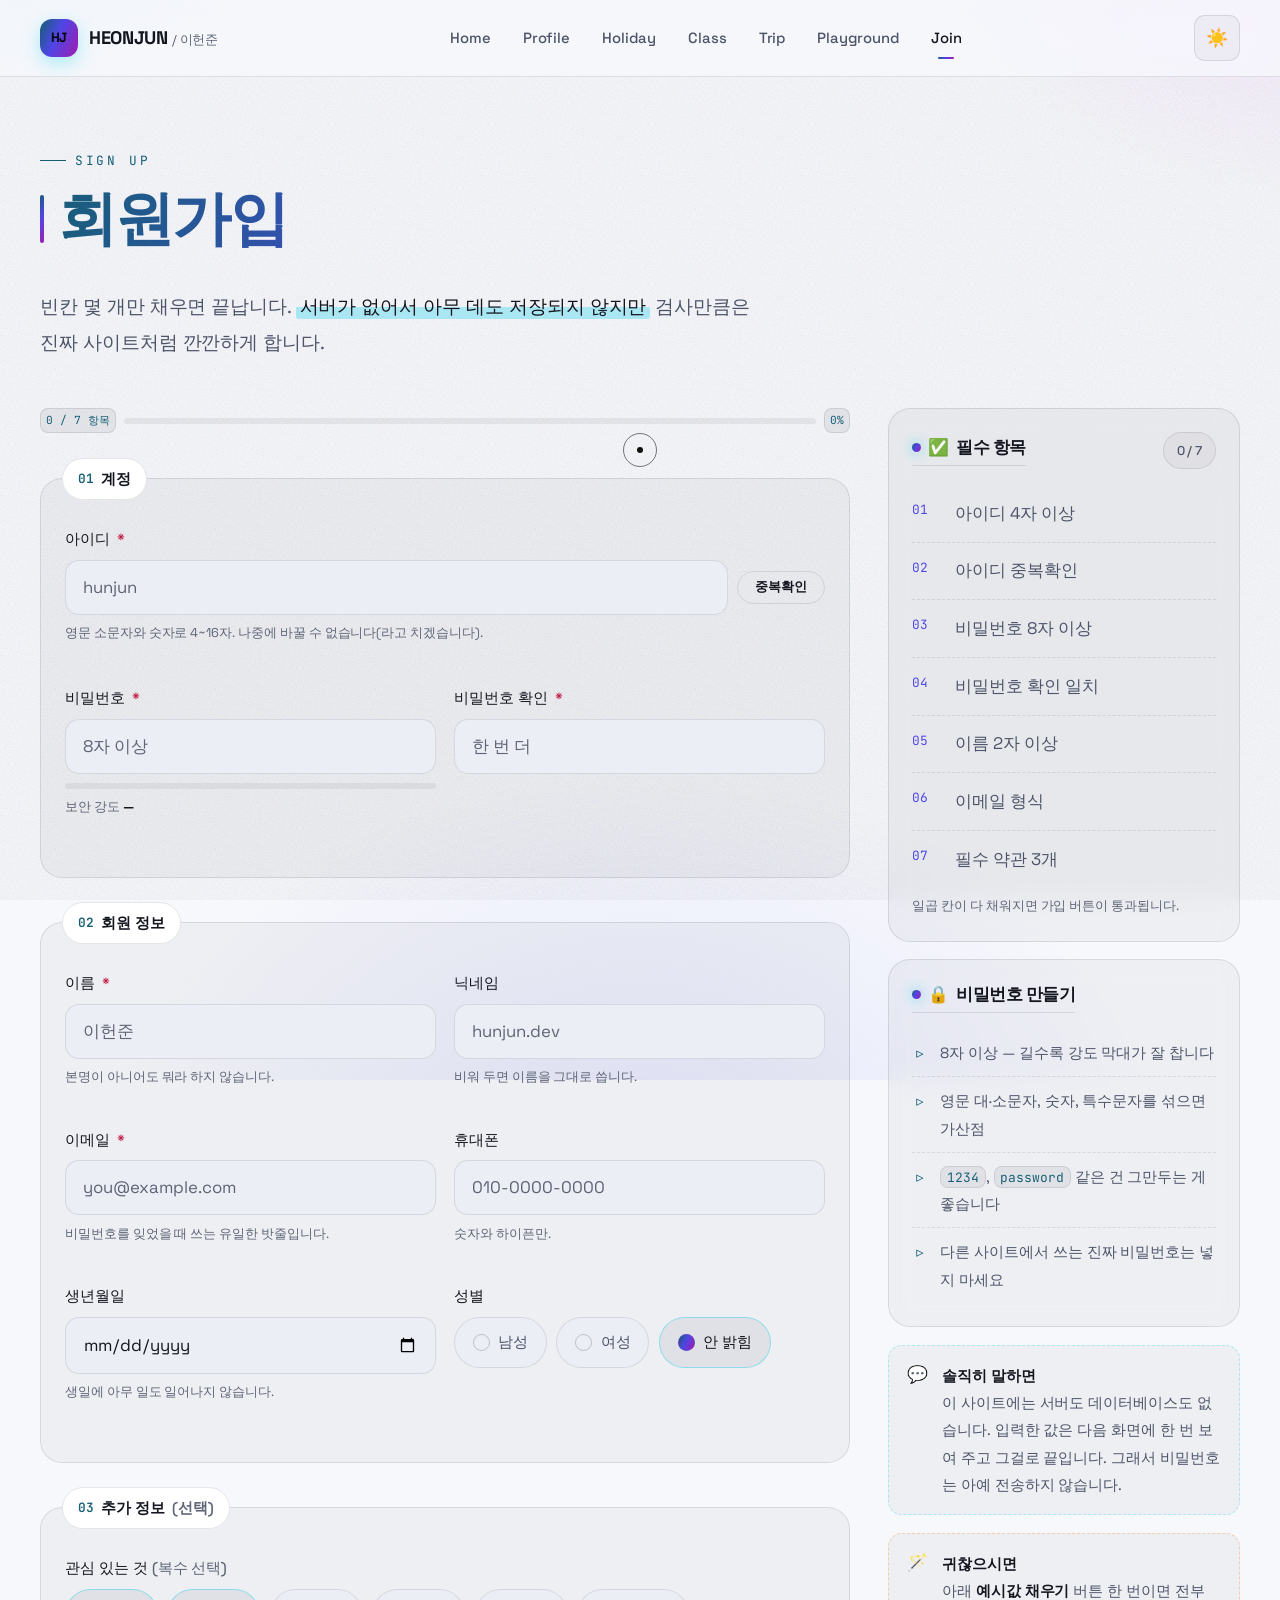
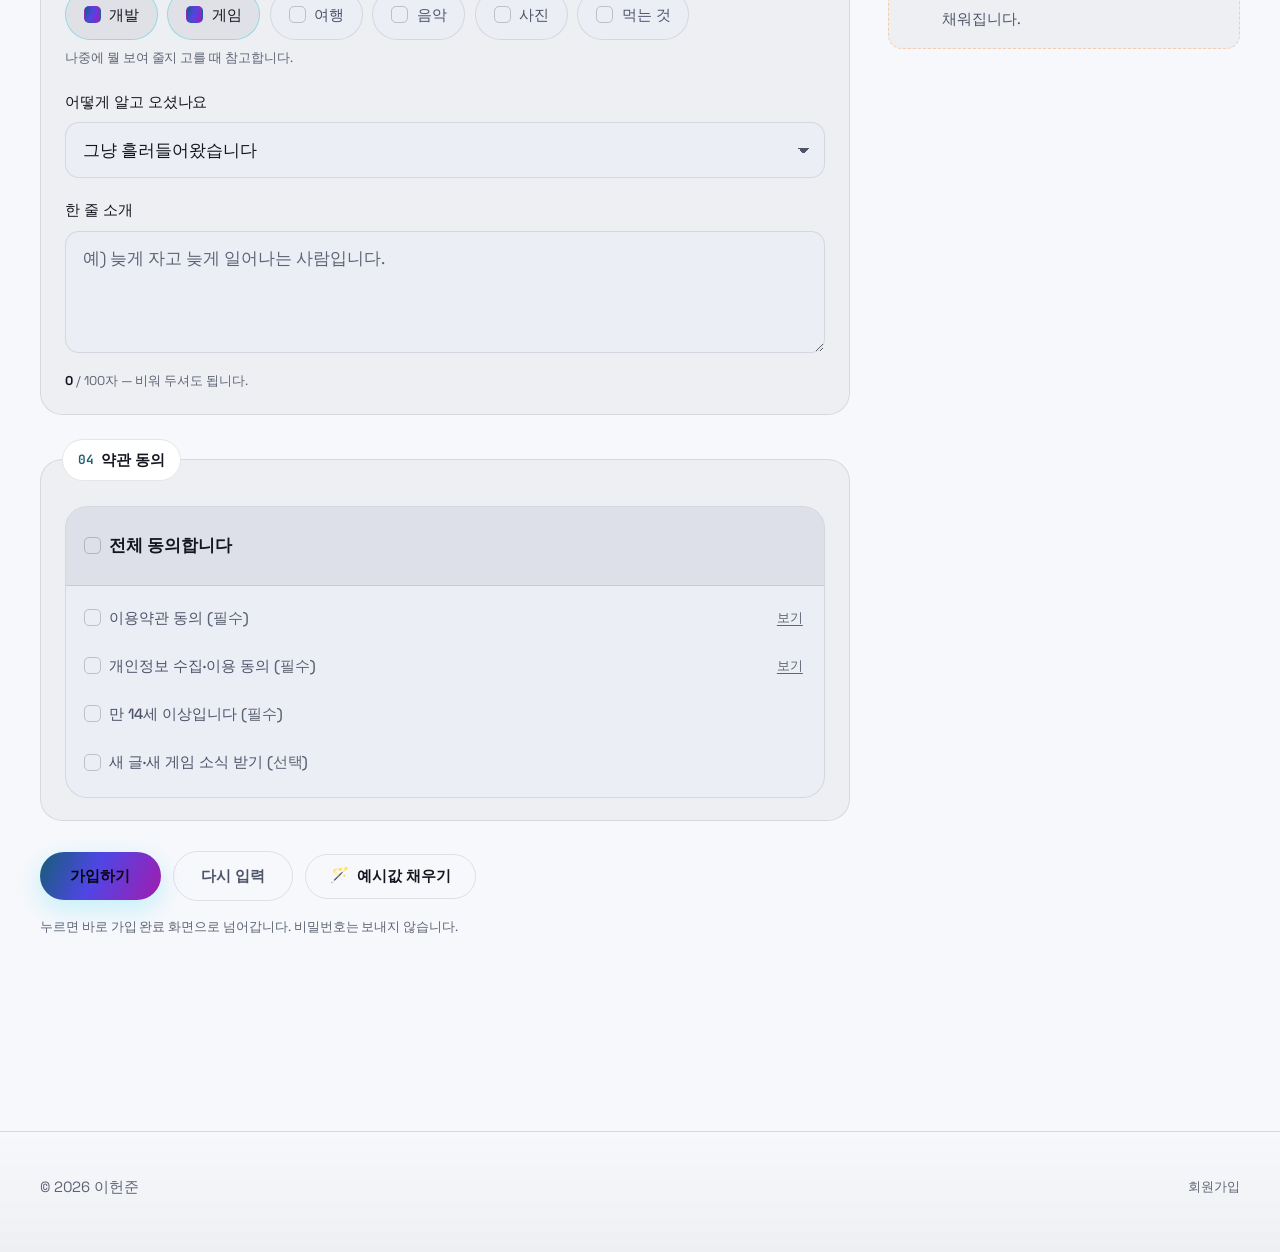
<file: html/signUp.html>
<!DOCTYPE html>
<html lang="ko" data-theme="dark">
<head>
  <meta charset="UTF-8">
  <meta name="viewport" content="width=device-width, initial-scale=1.0">
  <meta name="description" content="이헌준 홈페이지 회원가입 — 아이디 만들고, 약관 읽는 척하고, 가입 버튼 누르면 끝.">
  <title>회원가입 · 이헌준</title>
  <meta name="author" content="이헌준">

  <!-- 이 글의 정식 주소. 같은 내용이 여러 주소로 잡히지 않게 한다 -->
  <link rel="canonical" href="https://bhj2837.github.io/SKALA-FRONT/html/signUp.html">

  <!-- 카카오톡·슬랙 등에 링크를 붙였을 때 보이는 미리보기 정보 -->
  <meta property="og:url" content="https://bhj2837.github.io/SKALA-FRONT/html/signUp.html">
  <meta property="og:type" content="website">
  <meta property="og:site_name" content="이헌준">
  <meta property="og:locale" content="ko_KR">
  <meta property="og:title" content="회원가입 · 이헌준">
  <meta property="og:description" content="이헌준 홈페이지 회원가입 — 아이디 만들고, 약관 읽는 척하고, 가입 버튼 누르면 끝.">
  <meta name="twitter:card" content="summary">

  <!-- 모바일 브라우저 주소창 색을 배경과 맞춘다 -->
  <meta name="theme-color" content="#07080c" media="(prefers-color-scheme: dark)">
  <meta name="theme-color" content="#f7f8fc" media="(prefers-color-scheme: light)">
  <meta name="color-scheme" content="dark light">

  <script>
    (function () {
      try {
        var saved = localStorage.getItem("hj:theme");
        var light = window.matchMedia && window.matchMedia("(prefers-color-scheme: light)").matches;
        document.documentElement.setAttribute("data-theme", saved || (light ? "light" : "dark"));
      } catch (e) {}
    })();
  </script>

  <!--
     영문 폰트만 받아 온다. 한글은 각자 컴퓨터에 깔린 것을 쓴다.
     preconnect 는 "이 주소에서 곧 뭘 받을 거니까 미리 길을 터 두라"는 뜻이다.
  -->
  <link rel="preconnect" href="https://fonts.googleapis.com">
  <link rel="preconnect" href="https://fonts.gstatic.com" crossorigin>
  <link rel="stylesheet" href="https://fonts.googleapis.com/css2?family=Space+Grotesk:wght@400;500;600;700&amp;family=JetBrains+Mono:wght@400;600&amp;display=swap">

  <link rel="stylesheet" href="../css/style.css">
  <link rel="stylesheet" href="../css/motion.css">
  <link rel="icon" href="data:image/svg+xml,<svg xmlns='http://www.w3.org/2000/svg' viewBox='0 0 100 100'><text y='.9em' font-size='90'>✍️</text></svg>">
</head>

<body>
  <a class="skip-link" href="#main">본문으로 바로 가기</a>
  <div class="scroll-progress" data-scroll-progress></div>

  <header class="site-header">
    <div class="container container--wide site-header__inner">
      <a class="brand plain" href="index.html">
        <span class="brand__mark">HJ</span>
        <span>HEONJUN <span class="brand__sub">/ 이헌준</span></span>
      </a>

      <nav class="site-nav" data-nav aria-label="주요 메뉴">
        <ul>
          <li><a class="nav-link" href="index.html">Home</a></li>
          <li><a class="nav-link" href="myProfile.html">Profile</a></li>
          <li><a class="nav-link" href="myHoliday.html">Holiday</a></li>
          <li><a class="nav-link" href="myClass.html">Class</a></li>
          <li><a class="nav-link" href="myTrip.html">Trip</a></li>
          <li><a class="nav-link" href="playground.html">Playground</a></li>
          <li><a class="nav-link" href="signUp.html">Join</a></li>
        </ul>
      </nav>

      <div class="header-actions">
        <button class="theme-toggle" type="button" data-theme-toggle aria-label="테마 전환">
          <span class="theme-toggle__moon" aria-hidden="true">🌙</span>
          <span class="theme-toggle__sun" aria-hidden="true">☀️</span>
        </button>
        <button class="nav-toggle" type="button" data-nav-toggle aria-expanded="false" aria-label="메뉴 열기">
          <span></span><span></span><span></span>
        </button>
      </div>
    </div>
  </header>

  <div class="container container--wide page">

    <div class="page-head reveal">
      <p class="eyebrow">Sign up</p>
      <h1>회원가입</h1>
      <p class="lead">
        빈칸 몇 개만 채우면 끝납니다.
        <mark>서버가 없어서 아무 데도 저장되지 않지만</mark>
        검사만큼은 진짜 사이트처럼 깐깐하게 합니다.
      </p>
    </div>

    <div class="page-grid">

      <!-- MAIN — 회원가입 폼 -->
      <main id="main">

        <!-- 진행률 바 : 필수 항목이 채워질수록 차오른다 -->
        <div class="form-progress reveal" aria-hidden="true">
          <span class="mono" data-form-step>0 / 7 항목</span>
          <div class="bar"><span class="bar__fill" data-form-bar style="width:0%"></span></div>
          <span class="mono" data-form-pct>0%</span>
        </div>

        <form id="signup-form"
              action="signUpResult.html"
              method="get"
              autocomplete="off"
              novalidate>

          <!--
             위 진행률 바는 눈으로 보는 것이다. 화면을 못 보는 사람에게는
             항목 수가 바뀔 때만 짧게 읽어 준다. (signUpForm.js 가 채운다)
          -->
          <p class="sr-only" data-form-say role="status" aria-live="polite"></p>

          <!-- ---------- fieldset 1 : 계정 ---------- -->
          <fieldset class="reveal" data-step="1">
            <legend><span class="legend__no">01</span> 계정</legend>

            <div class="field">
              <label for="userid">아이디 <span class="req" aria-hidden="true">*</span></label>
              <div class="field-attach">
                <input type="text" id="userid" name="userid"
                       placeholder="hunjun"
                       minlength="4" maxlength="16"
                       inputmode="latin"
                       required>
                <button class="btn btn--ghost btn--sm" type="button" data-check-id>중복확인</button>
              </div>
              <span class="hint">영문 소문자와 숫자로 4~16자. 나중에 바꿀 수 없습니다(라고 치겠습니다).</span>
              <span class="field-msg" data-msg="userid" role="status"></span>
            </div>

            <div class="field-row">
              <!--
                 비밀번호에는 name 을 두지 않는다.
                 이 폼은 GET 으로 보내지기 때문에, name 이 있으면 주소창에 그대로 남는다.
              -->
              <div class="field">
                <label for="password">비밀번호 <span class="req" aria-hidden="true">*</span></label>
                <input type="password" id="password"
                       placeholder="8자 이상"
                       minlength="8"
                       autocomplete="new-password"
                       required>
                <div class="bar" aria-hidden="true" style="margin-top:.55rem">
                  <span class="bar__fill" data-pw-bar style="width:0%"></span>
                </div>
                <span class="hint">보안 강도 <b data-pw-label>—</b></span>
              </div>

              <div class="field">
                <label for="password2">비밀번호 확인 <span class="req" aria-hidden="true">*</span></label>
                <input type="password" id="password2"
                       placeholder="한 번 더"
                       autocomplete="new-password"
                       required>
                <span class="field-msg" data-msg="password2" role="status"></span>
              </div>
            </div>
          </fieldset>

          <!-- ---------- fieldset 2 : 회원 정보 ---------- -->
          <fieldset class="reveal" data-step="2">
            <legend><span class="legend__no">02</span> 회원 정보</legend>

            <div class="field-row">
              <div class="field">
                <label for="name">이름 <span class="req" aria-hidden="true">*</span></label>
                <input type="text" id="name" name="name"
                       placeholder="이헌준"
                       minlength="2" maxlength="20"
                       required>
                <span class="hint">본명이 아니어도 뭐라 하지 않습니다.</span>
              </div>

              <div class="field">
                <label for="nickname">닉네임</label>
                <input type="text" id="nickname" name="nickname"
                       placeholder="hunjun.dev"
                       maxlength="20">
                <span class="hint">비워 두면 이름을 그대로 씁니다.</span>
              </div>
            </div>

            <div class="field-row">
              <div class="field">
                <label for="email">이메일 <span class="req" aria-hidden="true">*</span></label>
                <input type="email" id="email" name="email"
                       placeholder="you@example.com"
                       required>
                <span class="hint">비밀번호를 잊었을 때 쓰는 유일한 밧줄입니다.</span>
              </div>

              <div class="field">
                <label for="phone">휴대폰</label>
                <input type="tel" id="phone" name="phone"
                       placeholder="010-0000-0000"
                       pattern="[0-9\-]{9,13}"
                       inputmode="numeric">
                <span class="hint">숫자와 하이픈만.</span>
              </div>
            </div>

            <div class="field-row">
              <div class="field">
                <label for="birth">생년월일</label>
                <input type="date" id="birth" name="birth">
                <span class="hint">생일에 아무 일도 일어나지 않습니다.</span>
              </div>

              <div class="field">
                <label id="gender-label">성별</label>
                <div class="choice-grid" role="radiogroup" aria-labelledby="gender-label">
                  <label class="choice">
                    <input type="radio" name="gender" value="남성">
                    <span class="choice__box" aria-hidden="true"></span>
                    <span>남성</span>
                  </label>
                  <label class="choice">
                    <input type="radio" name="gender" value="여성">
                    <span class="choice__box" aria-hidden="true"></span>
                    <span>여성</span>
                  </label>
                  <label class="choice">
                    <input type="radio" name="gender" value="비공개" checked>
                    <span class="choice__box" aria-hidden="true"></span>
                    <span>안 밝힘</span>
                  </label>
                </div>
              </div>
            </div>
          </fieldset>

          <!-- ---------- fieldset 3 : 추가 정보 ---------- -->
          <fieldset class="reveal" data-step="3">
            <legend><span class="legend__no">03</span> 추가 정보 <span class="muted">(선택)</span></legend>

            <div class="field">
              <label id="interest-label">관심 있는 것 <span class="muted">(복수 선택)</span></label>
              <div class="choice-grid" role="group" aria-labelledby="interest-label">
                <label class="choice">
                  <input type="checkbox" name="interest" value="개발" checked>
                  <span class="choice__box" aria-hidden="true"></span>
                  <span>개발</span>
                </label>
                <label class="choice">
                  <input type="checkbox" name="interest" value="게임" checked>
                  <span class="choice__box" aria-hidden="true"></span>
                  <span>게임</span>
                </label>
                <label class="choice">
                  <input type="checkbox" name="interest" value="여행">
                  <span class="choice__box" aria-hidden="true"></span>
                  <span>여행</span>
                </label>
                <label class="choice">
                  <input type="checkbox" name="interest" value="음악">
                  <span class="choice__box" aria-hidden="true"></span>
                  <span>음악</span>
                </label>
                <label class="choice">
                  <input type="checkbox" name="interest" value="사진">
                  <span class="choice__box" aria-hidden="true"></span>
                  <span>사진</span>
                </label>
                <label class="choice">
                  <input type="checkbox" name="interest" value="먹는것">
                  <span class="choice__box" aria-hidden="true"></span>
                  <span>먹는 것</span>
                </label>
              </div>
              <span class="hint">나중에 뭘 보여 줄지 고를 때 참고합니다.</span>
            </div>

            <div class="field">
              <label for="from">어떻게 알고 오셨나요</label>
              <select id="from" name="from">
                <option value="">— 고르지 않아도 됩니다 —</option>
                <option value="검색">검색하다가</option>
                <option value="지인">아는 사람이 알려줘서</option>
                <option value="SNS">SNS에서 보고</option>
                <option value="수박게임">수박게임 하러</option>
                <option value="표류" selected>그냥 흘러들어왔습니다</option>
              </select>
            </div>

            <div class="field">
              <label for="intro">한 줄 소개</label>
              <textarea id="intro" name="intro"
                        placeholder="예) 늦게 자고 늦게 일어나는 사람입니다."
                        maxlength="100"></textarea>
              <span class="hint"><b data-intro-count>0</b> / 100자 — 비워 두셔도 됩니다.</span>
            </div>
          </fieldset>

          <!-- ---------- fieldset 4 : 약관 ---------- -->
          <fieldset class="reveal" data-step="4">
            <legend><span class="legend__no">04</span> 약관 동의</legend>

            <div class="terms">
              <div class="terms__all">
                <label class="choice">
                  <input type="checkbox" data-agree-all>
                  <span class="choice__box" aria-hidden="true"></span>
                  <span>전체 동의합니다</span>
                </label>
              </div>

              <div class="terms__list">
                <div class="terms__row">
                  <label class="choice">
                    <input type="checkbox" name="terms" value="이용약관" data-agree required>
                    <span class="choice__box" aria-hidden="true"></span>
                    <span>이용약관 동의 <span class="muted">(필수)</span></span>
                  </label>
                  <button class="terms__view" type="button" data-modal-open="modal-terms">보기</button>
                </div>

                <div class="terms__row">
                  <label class="choice">
                    <input type="checkbox" name="privacy" value="개인정보" data-agree required>
                    <span class="choice__box" aria-hidden="true"></span>
                    <span>개인정보 수집·이용 동의 <span class="muted">(필수)</span></span>
                  </label>
                  <button class="terms__view" type="button" data-modal-open="modal-privacy">보기</button>
                </div>

                <div class="terms__row">
                  <label class="choice">
                    <input type="checkbox" name="age" value="만14세이상" data-agree required>
                    <span class="choice__box" aria-hidden="true"></span>
                    <span>만 14세 이상입니다 <span class="muted">(필수)</span></span>
                  </label>
                </div>

                <div class="terms__row">
                  <label class="choice">
                    <input type="checkbox" name="marketing" value="수신동의">
                    <span class="choice__box" aria-hidden="true"></span>
                    <span>새 글·새 게임 소식 받기 <span class="muted">(선택)</span></span>
                  </label>
                </div>
              </div>
            </div>
          </fieldset>

          <div class="form-actions reveal">
            <input type="submit" value="가입하기">
            <input type="reset" value="다시 입력">
            <button class="btn btn--ghost" type="button" data-form-demo>
              <span class="btn__icon" aria-hidden="true">🪄</span> 예시값 채우기
            </button>
          </div>

          <p class="hint" style="margin-top:.9rem">
            누르면 바로 가입 완료 화면으로 넘어갑니다. 비밀번호는 보내지 않습니다.
          </p>
        </form>
      </main>

      <!-- ASIDE — 가입 안내 -->
      <aside class="sidebar" aria-label="가입 안내">

        <!-- 필수 항목 체크리스트 -->
        <section class="widget" aria-labelledby="valid-h">
          <div class="widget__head">
            <h2 class="widget__title" id="valid-h">
              <span aria-hidden="true">✅</span> 필수 항목
            </h2>
            <span class="chip" data-valid-count>0 / 7</span>
          </div>

          <ul class="list-check" data-valid-list>
            <li data-check="userid">아이디 4자 이상</li>
            <li data-check="unique">아이디 중복확인</li>
            <li data-check="password">비밀번호 8자 이상</li>
            <li data-check="password2">비밀번호 확인 일치</li>
            <li data-check="name">이름 2자 이상</li>
            <li data-check="email">이메일 형식</li>
            <li data-check="agree">필수 약관 3개</li>
          </ul>

          <p class="hint">
            일곱 칸이 다 채워지면 가입 버튼이 통과됩니다.
          </p>
        </section>

        <!-- 비밀번호 안내 -->
        <section class="widget" aria-labelledby="pw-h">
          <div class="widget__head">
            <h2 class="widget__title" id="pw-h"><span aria-hidden="true">🔒</span> 비밀번호 만들기</h2>
          </div>
          <ul class="list-fancy t-sm">
            <li>8자 이상 — 길수록 강도 막대가 잘 찹니다</li>
            <li>영문 대·소문자, 숫자, 특수문자를 섞으면 가산점</li>
            <li><code>1234</code>, <code>password</code> 같은 건 그만두는 게 좋습니다</li>
            <li>다른 사이트에서 쓰는 진짜 비밀번호는 넣지 마세요</li>
          </ul>
        </section>

        <div class="note note--info">
          <span class="note__icon" aria-hidden="true">💬</span>
          <span>
            <strong>솔직히 말하면</strong><br>
            이 사이트에는 서버도 데이터베이스도 없습니다.
            입력한 값은 다음 화면에 한 번 보여 주고 그걸로 끝입니다.
            그래서 비밀번호는 아예 전송하지 않습니다.
          </span>
        </div>

        <div class="note note--warn">
          <span class="note__icon" aria-hidden="true">🪄</span>
          <span>
            <strong>귀찮으시면</strong><br>
            아래 <b>예시값 채우기</b> 버튼 한 번이면 전부 채워집니다.
          </span>
        </div>
      </aside>
    </div>
  </div>

  <!-- 약관 전문 -->
  <div class="modal" id="modal-terms" role="dialog" aria-modal="true" aria-labelledby="modal-terms-h">
    <div class="modal__panel">
      <button class="modal__close" type="button" data-modal-close aria-label="닫기">✕</button>
      <h2 id="modal-terms-h">이용약관</h2>
      <p class="hint">아무도 안 읽는다는 걸 알지만 그래도 써 두었습니다.</p>
      <hr>
      <p><b>제1조 (목적)</b><br>
        이 약관은 이헌준의 개인 홈페이지를 구경하는 데 필요한 최소한의 합의를 정합니다.</p>
      <p><b>제2조 (회원의 의무)</b><br>
        회원은 수박게임에서 게임오버가 떴을 때 화면에 화를 내지 않도록 노력합니다.
        다만 노력하지 않아도 제재하지 않습니다.</p>
      <p><b>제3조 (서비스의 한계)</b><br>
        이 사이트는 서버 없이 브라우저 안에서만 동작합니다.
        따라서 로그인, 게시글, 결제 같은 것은 존재하지 않습니다.
        존재하지 않는 것에 대해서는 책임도 지지 않습니다.</p>
      <p><b>제4조 (탈퇴)</b><br>
        브라우저 탭을 닫으면 즉시 탈퇴 처리됩니다. 붙잡지 않습니다.</p>
    </div>
  </div>

  <div class="modal" id="modal-privacy" role="dialog" aria-modal="true" aria-labelledby="modal-privacy-h">
    <div class="modal__panel">
      <button class="modal__close" type="button" data-modal-close aria-label="닫기">✕</button>
      <h2 id="modal-privacy-h">개인정보 수집·이용 동의</h2>
      <p class="hint">짧습니다. 정말입니다.</p>
      <hr>
      <p><b>수집 항목</b><br>
        아이디, 이름, 닉네임, 이메일, 휴대폰, 생년월일, 성별, 관심사, 한 줄 소개.
        비밀번호는 화면 안에서만 검사하고 전송하지 않습니다.</p>
      <p><b>이용 목적</b><br>
        바로 다음 화면에 "이렇게 입력하셨습니다" 하고 보여 주기 위해서입니다. 그 외의 목적은 없습니다.</p>
      <p><b>보유 기간</b><br>
        페이지를 벗어나는 순간까지. 전송 수단이 주소창이라, 주소를 닫으면 같이 사라집니다.</p>
      <p><b>제3자 제공</b><br>
        제공할 곳이 없습니다.</p>
    </div>
  </div>

  <footer class="site-footer">
    <div class="container container--wide site-footer__inner">
      <span>© 2026 이헌준</span>
      <span class="mono">회원가입</span>
    </div>
  </footer>

  <script src="../script/core/store.js"></script>
  <script src="../script/core/ui.js"></script>
  <script src="../script/signUpForm.js"></script>
</body>
</html>
</file>
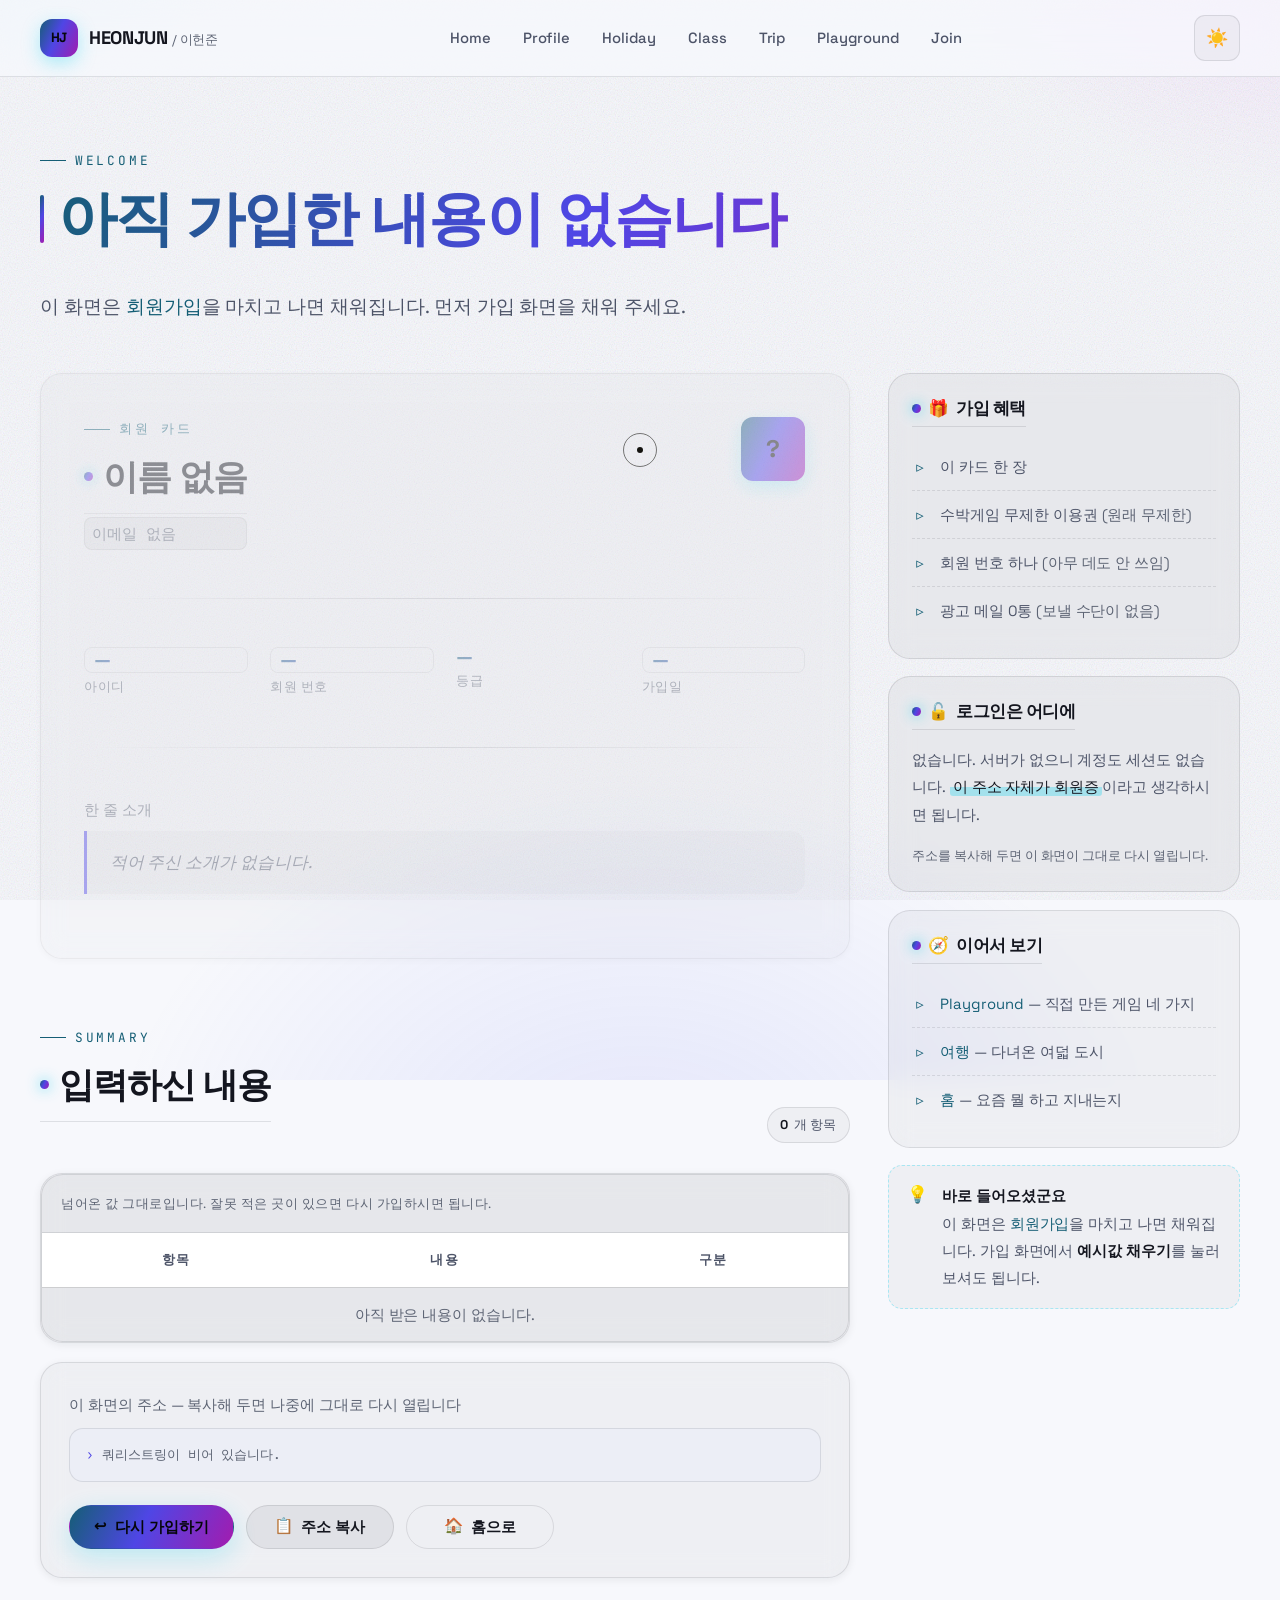
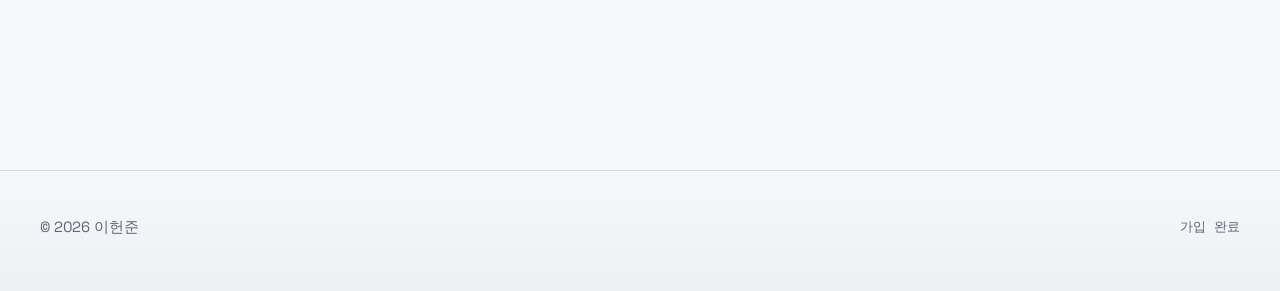
<file: html/signUpResult.html>
<!DOCTYPE html>
<html lang="ko" data-theme="dark">
<head>
  <meta charset="UTF-8">
  <meta name="viewport" content="width=device-width, initial-scale=1.0">
  <meta name="description" content="가입이 끝났습니다 — 입력하신 내용을 그대로 보여 드립니다.">
  <title>가입 완료 · 이헌준</title>
  <meta name="author" content="이헌준">

  <!-- 이 글의 정식 주소. 같은 내용이 여러 주소로 잡히지 않게 한다 -->
  <link rel="canonical" href="https://bhj2837.github.io/SKALA-FRONT/html/signUpResult.html">

  <!-- 카카오톡·슬랙 등에 링크를 붙였을 때 보이는 미리보기 정보 -->
  <meta property="og:url" content="https://bhj2837.github.io/SKALA-FRONT/html/signUpResult.html">
  <meta property="og:type" content="website">
  <meta property="og:site_name" content="이헌준">
  <meta property="og:locale" content="ko_KR">
  <meta property="og:title" content="가입 완료 · 이헌준">
  <meta property="og:description" content="가입이 끝났습니다 — 입력하신 내용을 그대로 보여 드립니다.">
  <meta name="twitter:card" content="summary">

  <!-- 모바일 브라우저 주소창 색을 배경과 맞춘다 -->
  <meta name="theme-color" content="#07080c" media="(prefers-color-scheme: dark)">
  <meta name="theme-color" content="#f7f8fc" media="(prefers-color-scheme: light)">
  <meta name="color-scheme" content="dark light">

  <script>
    (function () {
      try {
        var saved = localStorage.getItem("hj:theme");
        var light = window.matchMedia && window.matchMedia("(prefers-color-scheme: light)").matches;
        document.documentElement.setAttribute("data-theme", saved || (light ? "light" : "dark"));
      } catch (e) {}
    })();
  </script>

  <!--
     영문 폰트만 받아 온다. 한글은 각자 컴퓨터에 깔린 것을 쓴다.
     preconnect 는 "이 주소에서 곧 뭘 받을 거니까 미리 길을 터 두라"는 뜻이다.
  -->
  <link rel="preconnect" href="https://fonts.googleapis.com">
  <link rel="preconnect" href="https://fonts.gstatic.com" crossorigin>
  <link rel="stylesheet" href="https://fonts.googleapis.com/css2?family=Space+Grotesk:wght@400;500;600;700&amp;family=JetBrains+Mono:wght@400;600&amp;display=swap">

  <link rel="stylesheet" href="../css/style.css">
  <link rel="stylesheet" href="../css/motion.css">
  <link rel="icon" href="data:image/svg+xml,<svg xmlns='http://www.w3.org/2000/svg' viewBox='0 0 100 100'><text y='.9em' font-size='90'>🎉</text></svg>">
</head>

<body>
  <a class="skip-link" href="#main">본문으로 바로 가기</a>
  <div class="scroll-progress" data-scroll-progress></div>

  <!-- 색종이 -->
  <canvas id="confetti" aria-hidden="true"
          style="position:fixed;inset:0;width:100%;height:100%;pointer-events:none;z-index:400"></canvas>

  <header class="site-header">
    <div class="container container--wide site-header__inner">
      <a class="brand plain" href="index.html">
        <span class="brand__mark">HJ</span>
        <span>HEONJUN <span class="brand__sub">/ 이헌준</span></span>
      </a>

      <nav class="site-nav" data-nav aria-label="주요 메뉴">
        <ul>
          <li><a class="nav-link" href="index.html">Home</a></li>
          <li><a class="nav-link" href="myProfile.html">Profile</a></li>
          <li><a class="nav-link" href="myHoliday.html">Holiday</a></li>
          <li><a class="nav-link" href="myClass.html">Class</a></li>
          <li><a class="nav-link" href="myTrip.html">Trip</a></li>
          <li><a class="nav-link" href="playground.html">Playground</a></li>
          <li><a class="nav-link" href="signUp.html">Join</a></li>
        </ul>
      </nav>

      <div class="header-actions">
        <button class="theme-toggle" type="button" data-theme-toggle aria-label="테마 전환">
          <span class="theme-toggle__moon" aria-hidden="true">🌙</span>
          <span class="theme-toggle__sun" aria-hidden="true">☀️</span>
        </button>
        <button class="nav-toggle" type="button" data-nav-toggle aria-expanded="false" aria-label="메뉴 열기">
          <span></span><span></span><span></span>
        </button>
      </div>
    </div>
  </header>

  <div class="container container--wide page">

    <div class="page-head">
      <p class="eyebrow">Welcome</p>
      <h1 data-result-title>가입이 끝났습니다</h1>
      <p class="lead" data-result-lead>
        입력하신 내용을 아래에 그대로 정리해 두었습니다.
        <mark>확인 메일 같은 건 오지 않으니</mark> 편하게 둘러보시면 됩니다.
      </p>
    </div>

    <div class="page-grid">

      <!-- MAIN — 결과 -->
      <main id="main">

        <!-- ---------- 멤버십 카드 ---------- -->
        <section class="section">
          <div class="card card--gradient card--pad-lg tilt" data-tilt="5" id="member-card">
            <div class="cluster" style="justify-content:space-between; align-items:flex-start">
              <div>
                <p class="eyebrow" style="margin-bottom:.7rem">회원 카드</p>
                <h2 style="margin-bottom:.2rem" data-r-name>—</h2>
                <p class="mono muted t-sm" data-r-email>—</p>
              </div>
              <span class="brand__mark" data-r-avatar
                    style="width:64px;height:64px;font-size:1.5rem;flex:none">?</span>
            </div>

            <hr>

            <div class="stat-row">
              <div class="stat">
                <span class="stat__num mono" data-r-userid style="font-size:1.2rem">—</span>
                <span class="stat__label">아이디</span>
              </div>
              <div class="stat">
                <span class="stat__num mono" data-r-id style="font-size:1.2rem">—</span>
                <span class="stat__label">회원 번호</span>
              </div>
              <div class="stat">
                <span class="stat__num" data-r-grade style="font-size:1.2rem">—</span>
                <span class="stat__label">등급</span>
              </div>
              <div class="stat">
                <span class="stat__num mono" data-r-joined style="font-size:1.2rem">—</span>
                <span class="stat__label">가입일</span>
              </div>
            </div>

            <hr>

            <p class="muted" style="font-size:var(--fs-sm); margin-bottom:.5rem">한 줄 소개</p>
            <blockquote data-r-intro>—</blockquote>
          </div>
        </section>

        <!-- ---------- 전달된 값 전체 ---------- -->
        <section class="section" aria-labelledby="raw-h">
          <div class="section__head">
            <div>
              <p class="eyebrow">Summary</p>
              <h2 id="raw-h">입력하신 내용</h2>
            </div>
            <span class="chip"><b data-r-count>0</b>개 항목</span>
          </div>

          <div class="card card--flush">
            <div class="table-wrap">
              <table>
                <caption>넘어온 값 그대로입니다. 잘못 적은 곳이 있으면 다시 가입하시면 됩니다.</caption>
                <thead>
                  <tr>
                    <th scope="col">항목</th>
                    <th scope="col">내용</th>
                    <th scope="col">구분</th>
                  </tr>
                </thead>
                <tbody data-r-table>
                  <tr><td colspan="3" class="center muted">아직 받은 내용이 없습니다.</td></tr>
                </tbody>
              </table>
            </div>
          </div>

          <div class="card" style="margin-top:1.2rem">
            <p class="muted" style="font-size:var(--fs-sm); margin-bottom:.6rem">
              이 화면의 주소 — 복사해 두면 나중에 그대로 다시 열립니다
            </p>
            <div class="console" data-r-url style="min-height:auto"></div>
            <div class="form-actions" style="margin-top:1rem">
              <a class="btn btn--primary" href="signUp.html">
                <span class="btn__icon" aria-hidden="true">↩</span> 다시 가입하기
              </a>
              <button class="btn" type="button" data-r-copy>
                <span class="btn__icon" aria-hidden="true">📋</span> 주소 복사
              </button>
              <a class="btn btn--ghost" href="index.html">
                <span class="btn__icon" aria-hidden="true">🏠</span> 홈으로
              </a>
            </div>
          </div>
        </section>
      </main>

      <!-- ASIDE -->
      <aside class="sidebar" aria-label="사이드바">

        <section class="widget" aria-labelledby="how-h">
          <div class="widget__head">
            <h2 class="widget__title" id="how-h">
              <span aria-hidden="true">🎁</span> 가입 혜택
            </h2>
          </div>
          <ul class="list-fancy t-sm">
            <li>이 카드 한 장</li>
            <li>수박게임 무제한 이용권 <span class="muted">(원래 무제한)</span></li>
            <li>회원 번호 하나 <span class="muted">(아무 데도 안 쓰임)</span></li>
            <li>광고 메일 0통 <span class="muted">(보낼 수단이 없음)</span></li>
          </ul>
        </section>

        <section class="widget" aria-labelledby="code-h">
          <div class="widget__head">
            <h2 class="widget__title" id="code-h">
              <span aria-hidden="true">🔓</span> 로그인은 어디에
            </h2>
          </div>
          <p class="t-sm">
            없습니다. 서버가 없으니 계정도 세션도 없습니다.
            <mark>이 주소 자체가 회원증</mark>이라고 생각하시면 됩니다.
          </p>
          <p class="hint">
            주소를 복사해 두면 이 화면이 그대로 다시 열립니다.
          </p>
        </section>

        <section class="widget" aria-labelledby="next-h">
          <div class="widget__head">
            <h2 class="widget__title" id="next-h">
              <span aria-hidden="true">🧭</span> 이어서 보기
            </h2>
          </div>
          <ul class="list-fancy t-sm">
            <li><a href="playground.html">Playground</a> — 직접 만든 게임 네 가지</li>
            <li><a href="myTrip.html">여행</a> — 다녀온 여덟 도시</li>
            <li><a href="index.html">홈</a> — 요즘 뭘 하고 지내는지</li>
          </ul>
        </section>

        <div class="note note--info" data-r-empty style="display:none">
          <span class="note__icon" aria-hidden="true">💡</span>
          <span>
            <strong>바로 들어오셨군요</strong><br>
            이 화면은 <a href="signUp.html">회원가입</a>을 마치고 나면 채워집니다.
            가입 화면에서 <b>예시값 채우기</b>를 눌러 보셔도 됩니다.
          </span>
        </div>
      </aside>
    </div>
  </div>

  <footer class="site-footer">
    <div class="container container--wide site-footer__inner">
      <span>© 2026 이헌준</span>
      <span class="mono">가입 완료</span>
    </div>
  </footer>

  <script src="../script/core/store.js"></script>
  <script src="../script/core/ui.js"></script>
  <script src="../script/signUpResult.js"></script>
</body>
</html>
</file>
<file: css/style.css>
@charset "utf-8";
/*
   style.css
   이헌준 (Lee Heonjun) — Personal Portal
   전체 테마 및 텍스트 Styling
   박스 모델 (container / trip-card / table)
   회원가입 폼 Styling
   Flex & Grid 레이아웃
   반응형 (786px 분기점)
   구조: 1) 폰트  2) 디자인 토큰  3) 리셋  4) 타이포그래피  5) 레이아웃
   6) 컴포넌트  7) 폼  8) 테이블  9) 페이지별  10) 반응형  11) 접근성
*/

/*
   1. FONTS
   영문 폰트만 웹에서 받고, 한글은 각자 컴퓨터에 이미 깔린 것을 쓴다.
   한글 웹폰트는 글자 수가 많아 파일이 굉장히 커서, 받는 동안 글씨가
   늦게 뜨거나 한 번 뒤바뀌는 일이 생긴다.

   폰트를 부르는 <link> 는 각 HTML 의 <head> 에 있다.
   여기에서 @import 로 부르면 이 파일을 끝까지 읽은 뒤에야 폰트를
   찾으러 출발해서, 글씨가 뜨는 시점이 그만큼 밀린다.
*/

/* 2. DESIGN TOKENS — CSS 변수로 테마 전체를 한 곳에서 제어 */
:root {
  /* ---- Color: Dark (기본) ---- */
  --bg:            #07080c;
  --bg-deep:       #040507;
  --surface:       rgba(255, 255, 255, 0.035);
  --surface-2:     rgba(255, 255, 255, 0.06);
  --surface-solid: #101219;
  --line:          rgba(255, 255, 255, 0.09);
  --line-strong:   rgba(255, 255, 255, 0.16);

  --text:      #eef1f7;
  --text-dim:  #a7aec0;
  /* 흐린 글씨도 배경과 4.5:1 은 넘어야 읽을 수 있다 (WCAG AA) */
  --text-mute: #828ba2;

  /* ---- Accent: Aurora ---- */
  --c1: #22d3ee;   /* cyan */
  --c2: #818cf8;   /* indigo */
  --c3: #e879f9;   /* fuchsia */
  --c4: #fbbf24;   /* amber */
  --c-ok:   #34d399;
  --c-warn: #fb923c;
  --c-bad:  #fb7185;

  --grad-aurora: linear-gradient(115deg, var(--c1) 0%, var(--c2) 45%, var(--c3) 100%);
  --grad-soft:   linear-gradient(115deg, rgba(34,211,238,.16), rgba(232,121,249,.16));
  --grad-line:   linear-gradient(115deg, rgba(34,211,238,.55), rgba(129,140,248,.35), rgba(232,121,249,.55));

  /*
     ---- Typography ----
     한글 후보를 여러 개 늘어놓고, 앞에 있는 것부터 있으면 쓴다.
     윈도우는 맑은 고딕, 맥은 애플 SD 산돌고딕네오가 잡힌다.
     영문·숫자는 Space Grotesk 가 먼저 잡고, 한글은 그 뒤로 넘어간다.
  */
  --font-kr: "Pretendard", "Apple SD Gothic Neo", "Malgun Gothic", "맑은 고딕",
             "Noto Sans KR", "Nanum Gothic", system-ui, sans-serif;
  --font-display: "Space Grotesk", var(--font-kr);
  --font-body:    "Space Grotesk", var(--font-kr);
  --font-mono:    "JetBrains Mono", ui-monospace, "Courier New", monospace;

  --fs-hero: clamp(2.7rem, 8.8vw, 7rem);
  --fs-h1:   clamp(2.05rem, 5vw, 3.7rem);
  --fs-h2:   clamp(1.45rem, 2.9vw, 2.2rem);
  --fs-h3:   1.26rem;
  --fs-body: 1.05rem;
  --fs-sm:   0.925rem;
  --fs-xs:   0.8rem;

  --lh-tight: 1.18;
  --lh-body:  1.85;   /* 전체 줄간격 */

  /* ---- Space & Shape ---- */
  --container: 1240px;
  --gap:    1.6rem;
  --gap-lg: 3rem;

  --r-sm: 8px;
  --r:    14px;
  --r-lg: 22px;
  --r-xl: 30px;
  --r-pill: 999px;

  /* ---- Elevation ---- */
  --sh-sm: 0 2px 10px rgba(0, 0, 0, .3);
  --sh:    0 12px 34px rgba(0, 0, 0, .42);
  --sh-lg: 0 28px 70px rgba(0, 0, 0, .55);
  --glow:  0 0 0 1px rgba(34, 211, 238, .3), 0 14px 46px rgba(34, 211, 238, .18);

  /* ---- Motion ---- */
  --e-out:   cubic-bezier(.22, 1, .36, 1);
  --e-inout: cubic-bezier(.65, 0, .35, 1);
  --e-back:  cubic-bezier(.34, 1.56, .64, 1);
  --t-fast: .18s;
  --t:      .34s;
  --t-slow: .7s;

  --nav-h: 76px;
  color-scheme: dark;
}

/* ---- Color: Light (테마 토글) ---- */
[data-theme="light"] {
  --bg:            #f7f8fc;
  --bg-deep:       #eceef6;
  --surface:       rgba(9, 12, 24, 0.035);
  --surface-2:     rgba(9, 12, 24, 0.06);
  --surface-solid: #ffffff;
  --line:          rgba(9, 12, 24, 0.1);
  --line-strong:   rgba(9, 12, 24, 0.2);

  --text:      #14161f;
  --text-dim:  #4d5468;
  --text-mute: #5d6474;

  /*
     다크에서 쓰는 밝은 형광색을 흰 배경에 그대로 올리면 거의 안 보인다.
     (예: --c-ok 의 #34d399 는 흰 배경 대비 1.8:1 — 읽기 기준의 절반도 안 된다)
     그래서 강조색 전부를 라이트에서 한 단계씩 진하게 다시 잡는다.
     밝은 그라데이션(--grad-aurora)은 버튼 배경용이라 그대로 둔다.
  */
  --c1: #155e75;
  --c2: #4f46e5;
  --c3: #a21caf;
  --c4: #b45309;
  --c-ok:   #065f46;
  --c-warn: #c2410c;
  --c-bad:  #be123c;

  --sh-sm: 0 2px 8px rgba(20, 22, 31, .07);
  --sh:    0 10px 30px rgba(20, 22, 31, .1);
  --sh-lg: 0 26px 60px rgba(20, 22, 31, .14);
  --glow:  0 0 0 1px rgba(21, 94, 117, .28), 0 12px 40px rgba(21, 94, 117, .14);
  color-scheme: light;
}

/* 3. RESET */
*, *::before, *::after { box-sizing: border-box; }

html {
  scroll-behavior: smooth;
  -webkit-text-size-adjust: 100%;
}

body {
  margin: 0;
  min-height: 100vh;
  /* body 태그 선택자로 전체 폰트 · 줄간격 · 색 · 배경 지정 */
  font-family: var(--font-body);
  font-size: var(--fs-body);
  font-weight: 400;
  line-height: var(--lh-body);
  color: var(--text);
  background-color: var(--bg);
  letter-spacing: -0.003em;
  overflow-x: hidden;
  -webkit-font-smoothing: antialiased;
  transition: background-color var(--t-slow) var(--e-out), color var(--t-slow) var(--e-out);
}

/* 오로라 배경 — 고정 레이어 2장(그라디언트 + 필름 그레인) */
body::before,
body::after {
  content: "";
  position: fixed;
  inset: -20%;
  z-index: -2;
  pointer-events: none;
}
body::before {
  background:
    radial-gradient(48rem 34rem at 12% -6%,  rgba(34, 211, 238, .20), transparent 62%),
    radial-gradient(42rem 34rem at 88% 4%,   rgba(232, 121, 249, .17), transparent 60%),
    radial-gradient(52rem 40rem at 50% 108%, rgba(129, 140, 248, .16), transparent 64%);
  animation: aurora-drift 26s var(--e-inout) infinite alternate;
}
body::after {
  inset: 0;
  z-index: -1;
  opacity: .32;
  background-image: url("data:image/svg+xml,%3Csvg xmlns='http://www.w3.org/2000/svg' width='160' height='160'%3E%3Cfilter id='n'%3E%3CfeTurbulence type='fractalNoise' baseFrequency='.85' numOctaves='3'/%3E%3C/filter%3E%3Crect width='160' height='160' filter='url(%23n)' opacity='.42'/%3E%3C/svg%3E");
  mix-blend-mode: overlay;
}
[data-theme="light"] body::after { opacity: .5; mix-blend-mode: multiply; }

img, video, svg, canvas { display: block; max-width: 100%; }
img, video { height: auto; }

::selection { background: rgba(34, 211, 238, .32); color: var(--text); }

/* 커스텀 스크롤바 */
::-webkit-scrollbar { width: 11px; height: 11px; }
::-webkit-scrollbar-track { background: transparent; }
::-webkit-scrollbar-thumb {
  background: var(--line-strong);
  border: 3px solid transparent;
  border-radius: var(--r-pill);
  background-clip: content-box;
}
::-webkit-scrollbar-thumb:hover { background: var(--c2); background-clip: content-box; }

/* 4. TYPOGRAPHY — 제목 강조 · 링크 스타일 */
h1, h2, h3, h4 {
  font-family: var(--font-display);
  line-height: var(--lh-tight);
  letter-spacing: -0.028em;
  margin: 0 0 .6em;
  font-weight: 700;
  text-wrap: balance;
}

/* h1 — 그라디언트 텍스트 + 좌측 액센트 바 */
h1 {
  font-size: var(--fs-h1);
  position: relative;
  padding-left: 1.1rem;
  background: var(--grad-aurora);
  -webkit-background-clip: text;
  background-clip: text;
  -webkit-text-fill-color: transparent;
  color: transparent;
}
h1::before {
  content: "";
  position: absolute;
  left: 0; top: .18em; bottom: .18em;
  width: 4px;
  border-radius: var(--r-pill);
  background: var(--grad-aurora);
}

/* h2 — 카운터 뱃지 느낌의 언더라인 */
h2 {
  font-size: var(--fs-h2);
  color: var(--text);
  padding: .1em 0 .45em;
  border-bottom: 1px solid var(--line);
  display: flex;
  align-items: center;
  gap: .6rem;
}
h2::before {
  content: "";
  flex: none;
  width: 9px; height: 9px;
  border-radius: 50%;
  background: var(--grad-aurora);
  box-shadow: 0 0 14px rgba(34, 211, 238, .8);
}

h3 { font-size: var(--fs-h3); color: var(--text); font-weight: 600; }

p { margin: 0 0 1.1em; color: var(--text-dim); }
p:last-child { margin-bottom: 0; }

strong, b { color: var(--text); font-weight: 700; }

small { font-size: var(--fs-sm); color: var(--text-mute); }

/* mark — 필수 태그. 형광펜이 번지는 듯한 효과 */
mark {
  background: linear-gradient(180deg, transparent 52%, rgba(34, 211, 238, .34) 52%);
  color: var(--text);
  padding: 0 .18em;
  border-radius: 3px;
  font-weight: 500;
  box-decoration-break: clone;
}
mark.hot  { background: linear-gradient(180deg, transparent 52%, rgba(232, 121, 249, .36) 52%); }
mark.warm { background: linear-gradient(180deg, transparent 52%, rgba(251, 191, 36, .34) 52%); }

/* 링크 스타일 — 밑줄이 좌→우로 자라나는 인터랙션 */
a {
  color: var(--c1);
  text-decoration: none;
  position: relative;
  transition: color var(--t) var(--e-out);
}
a:not(.btn):not(.hub-card):not(.nav-link):not(.plain)::after {
  content: "";
  position: absolute;
  left: 0; bottom: -2px;
  width: 100%;
  height: 1px;
  background: currentColor;
  transform: scaleX(0);
  transform-origin: left;
  transition: transform var(--t) var(--e-out);
}
a:not(.btn):not(.hub-card):not(.nav-link):not(.plain):hover::after { transform: scaleX(1); }
a:hover { color: var(--c3); }

code, kbd, .mono {
  font-family: var(--font-mono);
  font-size: .875em;
  background: var(--surface-2);
  border: 1px solid var(--line);
  border-radius: var(--r-sm);
  padding: .12em .45em;
  color: var(--c1);
}

hr {
  border: 0;
  height: 1px;
  margin: var(--gap-lg) 0;
  background: linear-gradient(90deg, transparent, var(--line-strong), transparent);
}

blockquote {
  margin: 0 0 1.2em;
  padding: 1rem 1.4rem;
  border-left: 3px solid var(--c2);
  background: var(--surface);
  border-radius: 0 var(--r) var(--r) 0;
  color: var(--text-dim);
  font-style: italic;
}

/* 텍스트 유틸 */
.grad-text {
  background: var(--grad-aurora);
  -webkit-background-clip: text;
  background-clip: text;
  -webkit-text-fill-color: transparent;
  color: transparent;
}
.eyebrow {
  font-family: var(--font-mono);
  font-size: var(--fs-xs);
  letter-spacing: .22em;
  text-transform: uppercase;
  color: var(--c1);
  margin: 0 0 .7rem;
  display: flex;
  align-items: center;
  gap: .55rem;
}
.eyebrow::before {
  content: "";
  width: 26px; height: 1px;
  background: currentColor;
}
.lead { font-size: clamp(1.08rem, 1.5vw, 1.24rem); color: var(--text-dim); max-width: 62ch; word-break: keep-all; }
.muted { color: var(--text-mute); }
.center { text-align: center; }
/* 본문보다 한 단계 작은 글씨. 목록·설명글에서 자주 쓰여 유틸로 뺐다. */
.t-sm { font-size: var(--fs-sm); }

/* 5. LAYOUT — container 가운데 정렬 / Flex · Grid */

/* 모든 컨텐츠를 감싸는 중앙 정렬 컨테이너 (박스 모델) */
.container {
  width: 100%;
  max-width: var(--container);
  margin-inline: auto;          /* ← 가운데 정렬 */
  padding-inline: clamp(1.1rem, 4vw, 2.5rem);
}
.container--wide { max-width: 1420px; }

/* 스크롤 진행 바 */
.scroll-progress {
  position: fixed;
  top: 0; left: 0;
  height: 2px;
  width: 100%;
  transform: scaleX(0);
  transform-origin: left;
  background: var(--grad-aurora);
  z-index: 120;
  pointer-events: none;
}

/* --- 헤더 & 내비게이션 : Flexbox --- */
.site-header {
  position: sticky;
  top: 0;
  z-index: 100;
  backdrop-filter: blur(18px) saturate(160%);
  -webkit-backdrop-filter: blur(18px) saturate(160%);
  background: color-mix(in srgb, var(--bg) 74%, transparent);
  border-bottom: 1px solid var(--line);
  transition: border-color var(--t) var(--e-out), background var(--t) var(--e-out);
}
@supports not (background: color-mix(in srgb, red 50%, blue)) {
  .site-header { background: rgba(7, 8, 12, .78); }
  [data-theme="light"] .site-header { background: rgba(247, 248, 252, .82); }
}
.site-header__inner {
  display: flex;                 /* ← Flex */
  align-items: center;
  justify-content: space-between;
  gap: var(--gap);
  min-height: var(--nav-h);
}

.brand {
  display: inline-flex;
  align-items: center;
  gap: .7rem;
  font-family: var(--font-display);
  font-weight: 700;
  font-size: 1.14rem;
  letter-spacing: -.02em;
  color: var(--text);
  flex: none;
}
.brand:hover { color: var(--text); }
.brand__mark {
  width: 38px; height: 38px;
  border-radius: 12px;
  background: var(--grad-aurora);
  display: grid;
  place-items: center;
  font-size: .84rem;
  font-weight: 700;
  color: #05060a;
  box-shadow: 0 6px 18px rgba(34, 211, 238, .35);
  transition: transform var(--t) var(--e-back);
}
.brand:hover .brand__mark { transform: rotate(-10deg) scale(1.08); }
.brand__sub { color: var(--text-mute); font-weight: 400; font-size: var(--fs-xs); }

/* <nav> — 다른 파일로 이동하는 메뉴 링크 */
.site-nav { display: flex; align-items: center; gap: .2rem; }
.site-nav ul {
  display: flex;                 /* ← Flex */
  align-items: center;
  gap: .1rem;
  list-style: none;
  margin: 0;
  padding: 0;
}
.nav-link {
  position: relative;
  display: inline-block;
  padding: .6rem .95rem;
  border-radius: var(--r-pill);
  font-size: var(--fs-sm);
  font-weight: 500;
  color: var(--text-dim);
  /* 부드러운 색 전환 */
  transition: color var(--t) var(--e-out), background var(--t) var(--e-out);
}
.nav-link:hover { color: var(--text); background: var(--surface-2); }
.nav-link[aria-current="page"] { color: var(--text); }
.nav-link[aria-current="page"]::before {
  content: "";
  position: absolute;
  inset: auto 0 2px 0;
  margin-inline: auto;
  width: 16px; height: 2px;
  border-radius: var(--r-pill);
  background: var(--grad-aurora);
}

/* 모바일 내비 토글 */
.nav-toggle {
  display: none;
  width: 46px; height: 46px;
  border: 1px solid var(--line);
  border-radius: 11px;
  background: var(--surface);
  color: var(--text);
  cursor: pointer;
  padding: 0;
  place-items: center;
}
.nav-toggle span {
  display: block;
  width: 17px; height: 1.5px;
  background: currentColor;
  border-radius: 2px;
  transition: transform var(--t) var(--e-out), opacity var(--t) var(--e-out);
}
.nav-toggle span + span { margin-top: 4px; }
.nav-toggle[aria-expanded="true"] span:nth-child(1) { transform: translateY(5.5px) rotate(45deg); }
.nav-toggle[aria-expanded="true"] span:nth-child(2) { opacity: 0; }
.nav-toggle[aria-expanded="true"] span:nth-child(3) { transform: translateY(-5.5px) rotate(-45deg); }

/* 테마 토글 */
.theme-toggle {
  width: 46px; height: 46px;
  flex: none;
  display: grid;
  place-items: center;
  border: 1px solid var(--line);
  border-radius: 11px;
  background: var(--surface);
  color: var(--text-dim);
  cursor: pointer;
  font-size: 1.12rem;
  transition: color var(--t) var(--e-out), border-color var(--t) var(--e-out),
              background var(--t) var(--e-out), transform var(--t) var(--e-back);
}
.theme-toggle:hover {
  color: var(--c4);
  border-color: var(--line-strong);
  background: var(--surface-2);
  transform: rotate(24deg) scale(1.06);
}
.theme-toggle__sun { display: none; }
[data-theme="light"] .theme-toggle__sun  { display: block; }
[data-theme="light"] .theme-toggle__moon { display: none; }

/* --- 페이지 셸 --- */
.page {
  padding-block: clamp(2.5rem, 6vw, 4.5rem) clamp(3.5rem, 8vw, 6rem);
}
.page-head { margin-bottom: var(--gap-lg); }

/* main과 aside 가로 배치 / 786px 이하 1열 */
.page-grid {
  display: grid;
  grid-template-columns: minmax(0, 1fr) 352px;   /* ← main | aside */
  gap: clamp(1.5rem, 3vw, 2.75rem);
  align-items: start;
}
.page-grid > main { min-width: 0; }

/* <aside> — 사이드바 */
.sidebar {
  position: sticky;
  top: calc(var(--nav-h) + 1.4rem);
  display: flex;
  flex-direction: column;
  gap: 1.1rem;
}

/* 섹션 */
.section { margin-bottom: clamp(2.6rem, 6vw, 4.2rem); }
.section:last-child { margin-bottom: 0; }
.section__head {
  display: flex;
  align-items: flex-end;
  justify-content: space-between;
  gap: var(--gap);
  flex-wrap: wrap;
  margin-bottom: 1.85rem;
}

/* 스택 & 클러스터 유틸 */
.stack-s { display: flex; flex-direction: column; gap: .7rem; }
.cluster { display: flex; flex-wrap: wrap; gap: .6rem; align-items: center; }
/* 헤더 오른쪽 끝의 테마·메뉴 버튼 묶음 (여덟 페이지 공통) */
.header-actions { display: flex; align-items: center; gap: .5rem; flex: none; }

/* 진행률 막대 위에 붙는 "항목 이름 — 상태" 한 줄 */
.bar-label {
  display: flex;
  justify-content: space-between;
  align-items: center;
  gap: .6rem;
  font-size: var(--fs-xs);
  margin-bottom: .4rem;
}

/* 카드 안에 들어가는 작은 제목 */
.mini-h {
  font-family: var(--font-display);
  font-size: 1.1rem;
  margin: 0 0 .5rem;
}

/* 푸터 */
.site-footer {
  border-top: 1px solid var(--line);
  padding-block: 2.6rem 3.2rem;
  margin-top: clamp(3rem, 8vw, 6rem);
  background: linear-gradient(180deg, transparent, var(--surface));
}
.site-footer__inner {
  display: flex;
  flex-wrap: wrap;
  align-items: center;
  justify-content: space-between;
  gap: var(--gap);
  font-size: var(--fs-sm);
  color: var(--text-mute);
}
.site-footer .mono { background: none; border: 0; padding: 0; color: var(--text-mute); }

/* 6. COMPONENTS */

/* --- 유리 카드 (박스 모델: border + padding + margin) --- */
.card {
  position: relative;
  padding: 1.75rem;
  border: 1px solid var(--line);
  border-radius: var(--r-lg);
  background: var(--surface);
  backdrop-filter: blur(12px);
  -webkit-backdrop-filter: blur(12px);
  box-shadow: var(--sh-sm);
  transition: border-color var(--t) var(--e-out), box-shadow var(--t) var(--e-out),
              transform var(--t) var(--e-out), background var(--t) var(--e-out);
}
.card--pad-lg { padding: clamp(1.6rem, 3.6vw, 2.7rem); }
.card--flush  { padding: 0; overflow: hidden; }

/* 그라디언트 1px 테두리 — ::before 마스크 트릭 */
.card--gradient::before {
  content: "";
  position: absolute;
  inset: 0;
  border-radius: inherit;
  padding: 1px;
  background: var(--grad-line);
  -webkit-mask: linear-gradient(#000 0 0) content-box, linear-gradient(#000 0 0);
  mask: linear-gradient(#000 0 0) content-box, linear-gradient(#000 0 0);
  -webkit-mask-composite: xor;
  mask-composite: exclude;
  opacity: 0;
  transition: opacity var(--t) var(--e-out);
  pointer-events: none;
}
.card--gradient:hover::before { opacity: 1; }

.card__label {
  font-family: var(--font-mono);
  font-size: var(--fs-xs);
  letter-spacing: .16em;
  text-transform: uppercase;
  color: var(--text-mute);
  margin-bottom: .8rem;
  display: block;
}

/* --- 버튼 --- */
.btn {
  --btn-bg: var(--surface-2);
  --btn-fg: var(--text);
  display: inline-flex;
  align-items: center;
  justify-content: center;
  gap: .5rem;
  padding: .85rem 1.5rem;
  border: 1px solid var(--line);
  border-radius: var(--r-pill);
  background: var(--btn-bg);
  color: var(--btn-fg);
  font-family: var(--font-body);
  font-size: var(--fs-sm);
  font-weight: 600;
  line-height: 1;
  cursor: pointer;
  text-decoration: none;
  white-space: nowrap;
  overflow: hidden;
  position: relative;
  isolation: isolate;
  /* 배경색 · 글자색이 순식간이 아니라 부드럽게 */
  transition: transform var(--t) var(--e-back), box-shadow var(--t) var(--e-out),
              border-color var(--t) var(--e-out), color var(--t) var(--e-out);
}
/* 안쪽에서 차오르는 광택 레이어 */
.btn::before {
  content: "";
  position: absolute;
  inset: 0;
  z-index: -1;
  background: var(--grad-aurora);
  opacity: 0;
  transition: opacity var(--t) var(--e-out);
}
.btn:hover { transform: translateY(-2px); border-color: transparent; color: #05060a; }
.btn:hover::before { opacity: 1; }
.btn:active { transform: translateY(0) scale(.98); }

.btn--primary {
  border-color: transparent;
  color: #05060a;
  background: var(--grad-aurora);
  box-shadow: 0 8px 26px rgba(34, 211, 238, .26);
}
.btn--primary::before { background: linear-gradient(115deg, var(--c3), var(--c1)); }
.btn--primary:hover { box-shadow: 0 14px 38px rgba(232, 121, 249, .3); }

.btn--ghost { background: transparent; }
.btn--sm { padding: .58rem 1.05rem; font-size: var(--fs-xs); }
.btn--lg { padding: 1.1rem 2.1rem; font-size: 1.08rem; }
.btn__icon { font-size: 1.05em; line-height: 1; }

/* --- 칩 / 태그 --- */
.chip {
  display: inline-flex;
  align-items: center;
  gap: .4rem;
  padding: .34rem .78rem;
  border: 1px solid var(--line);
  border-radius: var(--r-pill);
  background: var(--surface);
  font-size: var(--fs-xs);
  font-weight: 500;
  color: var(--text-dim);
  transition: color var(--t) var(--e-out), border-color var(--t) var(--e-out),
              background var(--t) var(--e-out), transform var(--t) var(--e-back);
}
.chip:hover { color: var(--text); border-color: var(--line-strong); transform: translateY(-2px); }
.chip--live { color: var(--c-ok); border-color: rgba(52, 211, 153, .3); }
.chip__dot {
  width: 6px; height: 6px;
  border-radius: 50%;
  background: currentColor;
  box-shadow: 0 0 0 3px color-mix(in srgb, currentColor 22%, transparent);
}

/* --- 통계 숫자 --- */
.stat { display: flex; flex-direction: column; gap: .15rem; }
.stat__num {
  font-family: var(--font-display);
  font-size: clamp(1.95rem, 3.9vw, 2.95rem);
  font-weight: 700;
  line-height: 1;
  letter-spacing: -.04em;
  background: var(--grad-aurora);
  -webkit-background-clip: text;
  background-clip: text;
  -webkit-text-fill-color: transparent;
}
.stat__label {
  font-size: var(--fs-xs);
  color: var(--text-mute);
  letter-spacing: .04em;
}
.stat-row {
  display: grid;
  grid-template-columns: repeat(auto-fit, minmax(132px, 1fr));
  gap: 1.4rem;
}

/* --- 허브 카드 그리드 : Flexbox 바로가기 --- */
.hub-grid {
  display: flex;                 /* ← Flex */
  flex-wrap: wrap;
  gap: 1.3rem;
  list-style: none;
  margin: 0;
  padding: 0;
}
.hub-grid > li { flex: 1 1 285px; display: flex; }

.hub-card {
  position: relative;
  display: flex;
  flex-direction: column;
  gap: .55rem;
  width: 100%;
  padding: 1.85rem 1.7rem 1.6rem;
  border: 1px solid var(--line);
  border-radius: var(--r-lg);
  background: var(--surface);
  overflow: hidden;
  isolation: isolate;
  color: var(--text);
  /* 카드에 마우스를 올리면 떠오르고 그림자가 진해진다 */
  transition: transform var(--t) var(--e-out), box-shadow var(--t) var(--e-out),
              border-color var(--t) var(--e-out);
}
.hub-card::after {
  content: "";
  position: absolute;
  inset: 0;
  z-index: -1;
  background: var(--grad-soft);
  opacity: 0;
  transition: opacity var(--t) var(--e-out);
}
.hub-card:hover {
  transform: translateY(-7px);
  border-color: var(--line-strong);
  box-shadow: var(--sh-lg);
  color: var(--text);
}
.hub-card:hover::after { opacity: 1; }

.hub-card__idx {
  font-family: var(--font-mono);
  font-size: var(--fs-xs);
  color: var(--text-mute);
  letter-spacing: .1em;
}
.hub-card__icon {
  font-size: 2.1rem;
  line-height: 1;
  transition: transform var(--t) var(--e-back);
}
.hub-card:hover .hub-card__icon { transform: scale(1.18) rotate(-7deg); }
.hub-card__title {
  font-family: var(--font-display);
  font-size: 1.3rem;
  font-weight: 600;
  margin: 0;
  letter-spacing: -.02em;
}
.hub-card__desc { font-size: var(--fs-sm); color: var(--text-dim); margin: 0; }
.hub-card__go {
  margin-top: auto;
  padding-top: .8rem;
  font-family: var(--font-mono);
  font-size: var(--fs-xs);
  color: var(--c1);
  display: flex;
  align-items: center;
  gap: .35rem;
}
.hub-card__go span { transition: transform var(--t) var(--e-out); }
.hub-card:hover .hub-card__go span { transform: translateX(5px); }

/* --- 타임라인 (myHoliday) --- */
.timeline { list-style: none; margin: 0; padding: 0; position: relative; }
.timeline::before {
  content: "";
  position: absolute;
  left: 7px; top: 12px; bottom: 12px;
  width: 1px;
  background: linear-gradient(180deg, var(--c1), var(--c2), var(--c3), transparent);
}
.timeline > li {
  position: relative;
  padding: 0 0 1.9rem 2.4rem;
}
.timeline > li:last-child { padding-bottom: 0; }
.timeline > li::before {
  content: "";
  position: absolute;
  left: 0; top: 10px;
  width: 15px; height: 15px;
  border-radius: 50%;
  border: 2px solid var(--bg);
  background: var(--grad-aurora);
  box-shadow: 0 0 0 1px var(--line-strong);
  transition: transform var(--t) var(--e-back), box-shadow var(--t) var(--e-out);
}
.timeline > li:hover::before { transform: scale(1.3); box-shadow: 0 0 18px rgba(34, 211, 238, .7); }
.timeline__time {
  font-family: var(--font-mono);
  font-size: var(--fs-xs);
  letter-spacing: .12em;
  color: var(--c1);
  display: block;
  margin-bottom: .2rem;
}
.timeline h2, .timeline h3 { margin-bottom: .35rem; }

/* --- 정의 목록 (myProfile <dl>) --- */
.def-list { margin: 0; }
.def-list > div {
  display: grid;
  grid-template-columns: 168px minmax(0, 1fr);
  gap: 1.2rem;
  padding: 1.05rem 0;
  border-top: 1px solid var(--line);
  transition: background var(--t) var(--e-out);
}
.def-list > div:hover { background: var(--surface); }
.def-list > div:first-child { border-top: 0; }
.def-list dt {
  font-family: var(--font-display);
  font-weight: 600;
  color: var(--text);
  margin: 0;
  display: flex;
  align-items: baseline;
  gap: .5rem;
}
.def-list dt::before {
  content: "◆";
  font-size: .6rem;
  color: var(--c1);
  flex: none;
}
.def-list dd { margin: 0; color: var(--text-dim); font-size: var(--fs-sm); }

/* --- 예쁜 ul / ol --- */
.list-fancy { list-style: none; margin: 0; padding: 0; }
.list-fancy > li {
  position: relative;
  padding: .62rem 0 .62rem 1.75rem;
  color: var(--text-dim);
  border-bottom: 1px dashed var(--line);
  transition: color var(--t) var(--e-out), padding-left var(--t) var(--e-out);
}
.list-fancy > li:last-child { border-bottom: 0; }
.list-fancy > li:hover { color: var(--text); padding-left: 2.05rem; }
.list-fancy > li::before {
  content: "▹";
  position: absolute;
  left: .25rem;
  color: var(--c1);
  transition: transform var(--t) var(--e-out);
}
.list-fancy > li:hover::before { transform: translateX(3px); }

/* 체크리스트형 ol — 카운터 사용 */
.list-check { list-style: none; margin: 0; padding: 0; counter-reset: chk; }
.list-check > li {
  counter-increment: chk;
  position: relative;
  padding: .8rem 0 .8rem 2.7rem;
  border-bottom: 1px dashed var(--line);
  color: var(--text-dim);
}
.list-check > li:last-child { border-bottom: 0; }
.list-check > li::before {
  content: counter(chk, decimal-leading-zero);
  position: absolute;
  left: 0; top: .82rem;
  width: 1.9rem;
  font-family: var(--font-mono);
  font-size: var(--fs-xs);
  color: var(--c2);
  text-align: left;
}
.list-check > li[data-done="true"] { color: var(--text-mute); }
.list-check > li[data-done="true"]::before { content: "✓"; color: var(--c-ok); font-size: .9rem; }
.list-check > li[data-done="true"] .todo-name { text-decoration: line-through; }
.todo-name { color: var(--text); font-weight: 500; }

/* 진행률 바 */
.bar {
  height: 6px;
  border-radius: var(--r-pill);
  background: var(--surface-2);
  overflow: hidden;
}
.bar__fill {
  height: 100%;
  border-radius: inherit;
  background: var(--grad-aurora);
  transition: width 1.2s var(--e-out);
}

/* --- 알림 배너 --- */
.note {
  display: flex;
  gap: .85rem;
  padding: 1rem 1.15rem;
  border: 1px dashed var(--line-strong);
  border-radius: var(--r);
  background: var(--surface);
  font-size: var(--fs-sm);
  color: var(--text-dim);
}
.note__icon { flex: none; font-size: 1.05rem; line-height: 1.5; }
.note strong { color: var(--text); }
.note--info { border-color: rgba(34, 211, 238, .34); }
.note--warn { border-color: rgba(251, 146, 60, .38); }

/* --- 모달 --- */
.modal {
  position: fixed;
  inset: 0;
  z-index: 200;
  display: grid;
  place-items: center;
  padding: clamp(1rem, 4vw, 2.5rem);
  background: rgba(4, 5, 7, .72);
  backdrop-filter: blur(10px);
  -webkit-backdrop-filter: blur(10px);
  opacity: 0;
  visibility: hidden;
  transition: opacity var(--t) var(--e-out), visibility var(--t);
}
.modal[data-open="true"] { opacity: 1; visibility: visible; }
.modal__panel {
  position: relative;
  width: min(760px, 100%);
  max-height: min(86vh, 900px);
  overflow-y: auto;
  padding: clamp(1.4rem, 3.5vw, 2.2rem);
  border: 1px solid var(--line-strong);
  border-radius: var(--r-xl);
  background: var(--surface-solid);
  box-shadow: var(--sh-lg);
  transform: translateY(22px) scale(.97);
  transition: transform var(--t-slow) var(--e-back);
}
.modal[data-open="true"] .modal__panel { transform: none; }
.modal__close {
  position: absolute;
  top: 1.1rem; right: 1.1rem;
  width: 36px; height: 36px;
  display: grid;
  place-items: center;
  border: 1px solid var(--line);
  border-radius: 50%;
  background: var(--surface-2);
  color: var(--text-dim);
  cursor: pointer;
  font-size: 1rem;
  transition: color var(--t) var(--e-out), transform var(--t) var(--e-back);
}
.modal__close:hover { color: var(--c-bad); transform: rotate(90deg); }

/* --- 커스텀 커서 --- */
.cursor-dot, .cursor-ring {
  position: fixed;
  top: 0; left: 0;
  z-index: 9999;
  pointer-events: none;
  border-radius: 50%;
  mix-blend-mode: difference;
  will-change: transform;
}
.cursor-dot  { width: 6px;  height: 6px;  background: #fff; margin: -3px 0 0 -3px; }
.cursor-ring {
  width: 34px; height: 34px;
  margin: -17px 0 0 -17px;
  border: 1px solid rgba(255, 255, 255, .55);
  transition: width .28s var(--e-out), height .28s var(--e-out),
              margin .28s var(--e-out), border-color .28s var(--e-out);
}
body[data-cursor="hover"] .cursor-ring {
  width: 58px; height: 58px;
  margin: -29px 0 0 -29px;
  border-color: rgba(255, 255, 255, .9);
}
@media (hover: none), (pointer: coarse) {
  .cursor-dot, .cursor-ring { display: none; }

  /* 손가락으로 누르기 좋은 최소 크기 */
  .btn            { min-height: 46px; }
  .btn--sm        { min-height: 42px; padding-block: .6rem; }
  .nav-link       { min-height: 44px; display: flex; align-items: center; }
  button.chip,
  a.chip,
  .chip[role="button"],
  .chip[tabindex]  { min-height: 40px; padding-block: .5rem; }
  .theme-toggle,
  .nav-toggle     { width: 48px; height: 48px; }

  input[type="range"]::-webkit-slider-thumb { width: 26px; height: 26px; }
  input[type="range"]::-moz-range-thumb     { width: 26px; height: 26px; }

  /* 호버로만 드러나던 것들을 항상 보이게 */
  .hub-card__go span { transform: none; }
}

/* 7. FORMS — 가독성 높은 회원가입 폼 */
form { margin: 0; }

/* 1) Fieldset 그룹 테두리 다듬기 */
fieldset {
  margin: 0 0 1.5rem;
  padding: 1.6rem 1.5rem 1.35rem;
  border: 1px solid var(--line);
  border-radius: var(--r-lg);
  background: var(--surface);
  transition: border-color var(--t) var(--e-out), background var(--t) var(--e-out);
}
fieldset:focus-within { border-color: rgba(34, 211, 238, .42); background: var(--surface-2); }

legend {
  padding: .38rem .95rem;
  margin-left: -.2rem;
  border: 1px solid var(--line);
  border-radius: var(--r-pill);
  background: var(--surface-solid);
  font-family: var(--font-display);
  font-size: var(--fs-sm);
  font-weight: 600;
  color: var(--text);
  display: flex;
  align-items: center;
  gap: .45rem;
}
legend .legend__no {
  font-family: var(--font-mono);
  font-size: var(--fs-xs);
  color: var(--c1);
}

.field { margin-bottom: 1.15rem; }
.field:last-child { margin-bottom: 0; }
.field-row {
  display: grid;
  grid-template-columns: repeat(auto-fit, minmax(210px, 1fr));
  gap: 1.15rem;
  margin-bottom: 1.15rem;
}

label {
  display: block;
  margin-bottom: .45rem;
  font-size: var(--fs-sm);
  font-weight: 500;
  color: var(--text);
}
label .req { color: var(--c-bad); margin-left: .2rem; }
.hint { display: block; margin-top: .38rem; font-size: var(--fs-xs); color: var(--text-mute); }

/* 2) 입력창 크기 키우기 */
input[type="text"], input[type="email"], input[type="password"], input[type="tel"],
input[type="url"], input[type="number"], input[type="date"], input[type="month"],
input[type="search"], input[type="time"], select, textarea {
  width: 100%;
  padding: .88rem 1.05rem;          /* ← 넉넉한 패딩 */
  font-family: inherit;
  font-size: var(--fs-body);        /* ← 16px 이상 (모바일 줌 방지) */
  line-height: 1.5;
  color: var(--text);
  background: var(--bg-deep);
  border: 1px solid var(--line);
  border-radius: var(--r);
  transition: border-color var(--t) var(--e-out), box-shadow var(--t) var(--e-out),
              background var(--t) var(--e-out);
  appearance: none;
  -webkit-appearance: none;
}
textarea { min-height: 122px; resize: vertical; }

input::placeholder, textarea::placeholder { color: var(--text-mute); }

input:hover, select:hover, textarea:hover { border-color: var(--line-strong); }
input:focus, select:focus, textarea:focus {
  outline: 0;
  border-color: var(--c1);
  box-shadow: 0 0 0 4px rgba(34, 211, 238, .16);
}
/* 필수 항목 검증 시각화 */
input:required:not(:placeholder-shown):valid { border-color: rgba(52, 211, 153, .5); }
input:required:not(:placeholder-shown):invalid { border-color: rgba(251, 113, 133, .55); }

/* select 화살표 직접 그리기 */
select {
  padding-right: 2.6rem;
  background-image:
    linear-gradient(45deg, transparent 50%, var(--text-dim) 50%),
    linear-gradient(135deg, var(--text-dim) 50%, transparent 50%);
  background-position: calc(100% - 20px) 52%, calc(100% - 14px) 52%;
  background-size: 6px 6px, 6px 6px;
  background-repeat: no-repeat;
  cursor: pointer;
}

/* 체크박스 · 라디오 */
.choice-grid {
  display: flex;
  flex-wrap: wrap;
  gap: .6rem;
}
.choice {
  position: relative;
  display: inline-flex;
  align-items: center;
  gap: .55rem;
  padding: .68rem 1.1rem;
  border: 1px solid var(--line);
  border-radius: var(--r-pill);
  background: var(--bg-deep);
  font-size: var(--fs-sm);
  color: var(--text-dim);
  cursor: pointer;
  margin: 0;
  transition: color var(--t) var(--e-out), border-color var(--t) var(--e-out),
              background var(--t) var(--e-out), transform var(--t) var(--e-back);
}
.choice:hover { color: var(--text); border-color: var(--line-strong); transform: translateY(-2px); }
.choice input { position: absolute; opacity: 0; width: 0; height: 0; }
.choice__box {
  width: 17px; height: 17px;
  flex: none;
  display: grid;
  place-items: center;
  border: 1.5px solid var(--line-strong);
  border-radius: 5px;
  font-size: .62rem;
  color: transparent;
  transition: background var(--t) var(--e-out), border-color var(--t) var(--e-out),
              color var(--t) var(--e-out);
}
.choice input[type="radio"] ~ .choice__box { border-radius: 50%; }
.choice input:checked ~ .choice__box {
  background: var(--grad-aurora);
  border-color: transparent;
  color: #05060a;
}
.choice:has(input:checked) {
  color: var(--text);
  border-color: rgba(34, 211, 238, .45);
  background: var(--surface-2);
}
.choice input:focus-visible ~ .choice__box { box-shadow: 0 0 0 4px rgba(34, 211, 238, .2); }

/* range */
input[type="range"] {
  width: 100%;
  height: 40px;                 /* ← 손가락이 닿는 영역 */
  padding: 0;
  border: 0;
  border-radius: var(--r-pill);
  /* 보이는 트랙은 가운데 6px 만 */
  background: linear-gradient(var(--surface-2), var(--surface-2)) center / 100% 6px no-repeat;
  appearance: none;
  -webkit-appearance: none;
  cursor: pointer;
}
input[type="range"]::-webkit-slider-runnable-track { height: 6px; background: transparent; }
input[type="range"]::-moz-range-track { height: 6px; background: transparent; }
input[type="range"]::-webkit-slider-thumb {
  -webkit-appearance: none;
  width: 20px; height: 20px;
  border-radius: 50%;
  background: var(--grad-aurora);
  border: 3px solid var(--bg);
  box-shadow: 0 0 0 1px var(--line-strong);
  cursor: grab;
}
input[type="range"]::-moz-range-thumb {
  width: 20px; height: 20px;
  border-radius: 50%;
  background: var(--c1);
  border: 3px solid var(--bg);
  cursor: grab;
}

/* 3) 버튼 꾸미기 — 폼 액션 영역 */
.form-actions {
  display: flex;
  flex-wrap: wrap;
  gap: .75rem;
  align-items: center;
  padding-top: .4rem;
}
.form-actions .btn { flex: 0 1 auto; min-width: 148px; }
input[type="submit"], input[type="reset"], button[type="submit"], button[type="reset"] {
  font-family: var(--font-body);
  cursor: pointer;
}
input[type="submit"] {
  padding: .88rem 1.9rem;
  border: 0;
  border-radius: var(--r-pill);
  background: var(--grad-aurora);
  color: #05060a;
  font-size: var(--fs-sm);
  font-weight: 700;
  box-shadow: 0 8px 26px rgba(34, 211, 238, .26);
  transition: transform var(--t) var(--e-back), box-shadow var(--t) var(--e-out), filter var(--t) var(--e-out);
}
input[type="submit"]:hover {
  transform: translateY(-2px);
  filter: saturate(140%);
  box-shadow: 0 14px 38px rgba(232, 121, 249, .32);
}
input[type="reset"] {
  padding: .86rem 1.7rem;
  border: 1px solid var(--line);
  border-radius: var(--r-pill);
  background: transparent;
  color: var(--text-dim);
  font-size: var(--fs-sm);
  font-weight: 600;
  transition: color var(--t) var(--e-out), border-color var(--t) var(--e-out),
              background var(--t) var(--e-out);
}
input[type="reset"]:hover { color: var(--c-bad); border-color: rgba(251, 113, 133, .45); background: rgba(251, 113, 133, .08); }

/* 폼 진행 표시기 */
.form-progress {
  display: flex;
  align-items: center;
  gap: .5rem;
  margin-bottom: 1.5rem;
  font-family: var(--font-mono);
  font-size: var(--fs-xs);
  color: var(--text-mute);
}
.form-progress .bar { flex: 1; }

/* 입력창 옆에 버튼을 붙이는 줄 (아이디 중복확인 등) */
.field-attach { display: flex; gap: .55rem; align-items: center; }
.field-attach input { flex: 1 1 auto; min-width: 0; }
.field-attach .btn { flex: none; white-space: nowrap; }

/* 입력하는 즉시 뜨는 한 줄 안내 — 자리를 미리 잡아 두어 화면이 덜컹거리지 않게 한다 */
.field-msg {
  display: block;
  margin-top: .4rem;
  min-height: 1.15em;
  font-size: var(--fs-xs);
  color: var(--text-mute);
}
.field-msg[data-state="ok"]  { color: var(--c-ok); }
.field-msg[data-state="bad"] { color: var(--c-bad); }

/* 약관 동의 상자 */
.terms {
  border: 1px solid var(--line);
  border-radius: var(--r-lg);
  background: var(--bg-deep);
  overflow: hidden;
}
.terms__all {
  padding: .9rem 1.1rem;
  border-bottom: 1px solid var(--line);
  background: var(--surface-2);
}
.terms__list { padding: .5rem .6rem .7rem; }
.terms__row {
  display: flex;
  align-items: center;
  justify-content: space-between;
  gap: .5rem;
  padding: .1rem .5rem;
}
/* 상자 안에서는 알약 모양 대신 담백한 줄로 보이게 한다 */
.terms .choice {
  border: 0;
  background: transparent;
  padding: .55rem 0;
  border-radius: var(--r);
}
.terms .choice:hover { transform: none; }
.terms .choice:has(input:checked) { background: transparent; }
.terms__all .choice { font-size: var(--fs-body); font-weight: 600; color: var(--text); }
.terms__view {
  flex: none;
  padding: .45rem .2rem;
  border: 0;
  background: none;
  font-family: inherit;
  font-size: var(--fs-xs);
  color: var(--text-mute);
  text-decoration: underline;
  text-underline-offset: 3px;
  cursor: pointer;
  transition: color var(--t) var(--e-out);
}
.terms__view:hover { color: var(--c1); }

/* 손가락으로 누를 때의 최소 크기 — 위쪽 공통 블록보다 뒤에 두어야 적용된다 */
@media (hover: none), (pointer: coarse) {
  .terms .choice { min-height: 44px; }
  .terms__view   { min-height: 44px; padding-inline: .55rem; }
}

/* 8. TABLE — myClass 테이블 다듬기 */
.table-wrap {
  overflow-x: auto;
  border: 1px solid var(--line);
  border-radius: var(--r-lg);
  background: var(--surface);
  -webkit-overflow-scrolling: touch;
}

table {
  width: 100%;
  border-collapse: separate;
  border-spacing: 0;
  font-size: var(--fs-sm);
}

caption {
  padding: 1.05rem 1.2rem;
  text-align: left;
  font-size: var(--fs-xs);
  color: var(--text-mute);
  letter-spacing: .04em;
  border-bottom: 1px solid var(--line);
}

thead th {
  position: sticky;
  top: 0;
  z-index: 2;
  padding: .95rem .8rem;
  background: var(--surface-solid);
  font-family: var(--font-display);
  font-size: var(--fs-xs);
  font-weight: 600;
  letter-spacing: .1em;
  text-transform: uppercase;
  color: var(--text-dim);
  text-align: center;
  border-bottom: 1px solid var(--line-strong);
  white-space: nowrap;
}

tbody th, tbody td {
  padding: .78rem .8rem;
  text-align: center;
  vertical-align: middle;
  border-bottom: 1px solid var(--line);
  border-right: 1px solid var(--line);
  color: var(--text-dim);
  transition: background var(--t) var(--e-out), color var(--t) var(--e-out);
}
tbody th:last-child, tbody td:last-child { border-right: 0; }
tbody tr:last-child th, tbody tr:last-child td { border-bottom: 0; }
tbody tr:hover td, tbody tr:hover th { background: var(--surface); }

/* 시간 열 (행 머리) */
tbody th[scope="row"] {
  font-family: var(--font-mono);
  font-size: var(--fs-xs);
  font-weight: 400;
  color: var(--text-mute);
  background: var(--surface);
  white-space: nowrap;
}

/* 셀 병합된 블록 강조 */
td.slot {
  color: var(--text);
  font-weight: 500;
  border-radius: var(--r-sm);
}
td.slot small { display: block; font-size: var(--fs-xs); font-weight: 400; color: var(--text-mute); margin-top: .12rem; }
td.slot--core  { background: rgba(34, 211, 238, .11);  box-shadow: inset 3px 0 0 var(--c1); }
td.slot--css   { background: rgba(129, 140, 248, .11); box-shadow: inset 3px 0 0 var(--c2); }
td.slot--js    { background: rgba(232, 121, 249, .11); box-shadow: inset 3px 0 0 var(--c3); }
td.slot--proj  { background: rgba(52, 211, 153, .1);   box-shadow: inset 3px 0 0 var(--c-ok); }
td.slot--lunch {
  background: repeating-linear-gradient(45deg, var(--surface) 0 8px, transparent 8px 16px);
  color: var(--text-mute);
  font-family: var(--font-mono);
  font-size: var(--fs-xs);
  letter-spacing: .1em;
}
td.slot--free { color: var(--text-mute); }

.legend-row {
  display: flex;
  flex-wrap: wrap;
  gap: .5rem 1.1rem;
  margin-top: 1.1rem;
  font-size: var(--fs-xs);
  color: var(--text-mute);
}
.legend-row span { display: inline-flex; align-items: center; gap: .4rem; }
.legend-row i {
  width: 11px; height: 11px;
  border-radius: 3px;
  display: inline-block;
}

/* 9. PAGE-SPECIFIC */

/* --- HERO (index) --- */
.hero {
  position: relative;
  min-height: min(92vh, 900px);
  display: grid;
  align-items: center;
  overflow: hidden;
  border-bottom: 1px solid var(--line);
}
.hero__canvas {
  position: absolute;
  inset: 0;
  width: 100%;
  height: 100%;
  z-index: 0;
}
.hero__inner {
  position: relative;
  z-index: 2;
  padding-block: clamp(4.5rem, 13vh, 9rem);
  pointer-events: none;
}
.hero__inner > * { pointer-events: auto; }
.hero__title {
  font-family: var(--font-display);
  font-size: var(--fs-hero);
  font-weight: 700;
  line-height: 1.02;
  letter-spacing: -.045em;
  margin: 0 0 1.5rem;
  word-break: keep-all;
  padding: 0;
  background: none;
  -webkit-text-fill-color: currentColor;
  color: var(--text);
}
.hero__title::before { display: none; }
.hero__title .ln { display: block; overflow: hidden; }
.hero__title .ln > span { display: inline-block; }
.hero__sub { max-width: 48ch; font-size: clamp(1.06rem, 1.9vw, 1.34rem); color: var(--text-dim); word-break: keep-all; }
.hero__scroll {
  position: absolute;
  left: 50%; bottom: 1.6rem;
  z-index: 2;
  transform: translateX(-50%);
  font-family: var(--font-mono);
  font-size: var(--fs-xs);
  letter-spacing: .2em;
  color: var(--text-mute);
  display: flex;
  flex-direction: column;
  align-items: center;
  gap: .5rem;
}
.hero__scroll i {
  width: 1px; height: 34px;
  background: linear-gradient(180deg, var(--c1), transparent);
}

/* --- 여행 카드 : trip-card / Grid 3열 --- */
.trip-grid {
  display: grid;                                  /* ← Grid */
  grid-template-columns: repeat(3, minmax(0, 1fr)); /* ← 3열 바둑판 */
  gap: 1.4rem;
}
.trip-card {
  /* 배경색 · 테두리 · 패딩 · 마진으로 리뷰 카드 만들기 */
  position: relative;
  margin: 0;
  padding: 0;
  background: var(--surface);
  border: 1px solid var(--line);
  border-radius: var(--r-lg);
  overflow: hidden;
  isolation: isolate;
  display: flex;
  flex-direction: column;
  cursor: pointer;
  /* hover 시 떠오르고 그림자가 진해짐 */
  transition: transform var(--t) var(--e-out), box-shadow var(--t) var(--e-out),
              border-color var(--t) var(--e-out);
}
.trip-card:hover {
  transform: translateY(-9px);
  border-color: var(--line-strong);
  box-shadow: var(--sh-lg);
}
.trip-card__media {
  position: relative;
  aspect-ratio: 4 / 3;
  overflow: hidden;
  background: var(--bg-deep);
}
.trip-card__media img {
  width: 100%; height: 100%;
  object-fit: cover;
  transition: transform var(--t-slow) var(--e-out), filter var(--t-slow) var(--e-out);
}
.trip-card:hover .trip-card__media img { transform: scale(1.07); filter: saturate(118%); }
.trip-card__flag {
  position: absolute;
  top: .8rem; left: .8rem;
  z-index: 2;
  padding: .3rem .7rem;
  border-radius: var(--r-pill);
  background: rgba(4, 5, 7, .6);
  backdrop-filter: blur(8px);
  -webkit-backdrop-filter: blur(8px);
  font-size: var(--fs-xs);
  color: #f2f4fa;
  display: inline-flex;
  align-items: center;
  gap: .35rem;
}
.trip-card__body { padding: 1.25rem 1.35rem 1.4rem; display: flex; flex-direction: column; gap: .5rem; flex: 1; }
.trip-card__title {
  font-family: var(--font-display);
  font-size: 1.1rem;
  font-weight: 600;
  color: var(--text);
  margin: 0;
  display: flex;
  align-items: center;
  justify-content: space-between;
  gap: .6rem;
}
.trip-card__title small { font-family: var(--font-mono); font-size: var(--fs-xs); color: var(--text-mute); }
.trip-card__text { font-size: var(--fs-sm); color: var(--text-dim); margin: 0; }
.trip-card__meta {
  margin-top: auto;
  padding-top: .85rem;
  border-top: 1px solid var(--line);
  display: flex;
  align-items: center;
  justify-content: space-between;
  font-family: var(--font-mono);
  font-size: var(--fs-xs);
  color: var(--text-mute);
}
.trip-card__stars { color: var(--c4); letter-spacing: .1em; }

/* 지도에서 도시를 클릭했을 때 해당 카드를 잠시 빛나게 (tripMap.js가 data-focus 부여) */
.trip-card[data-focus="true"] {
  border-color: var(--c1);
  box-shadow: 0 0 0 1px var(--c1), 0 18px 50px rgba(34, 211, 238, .22);
}
.trip-card[data-focus="true"] .trip-card__title { color: var(--c1); }

/* 미디어 캡션 (video / audio 아래 설명) */
.media-caption {
  margin: .7rem 0 0;
  font-family: var(--font-mono);
  font-size: var(--fs-xs);
  color: var(--text-mute);
}
/* 브라우저 기본 플레이어를 테마에 맞춰 최소한으로 다듬는다 */
video, audio { display: block; width: 100%; border-radius: var(--r); background: var(--bg-deep); }
video { aspect-ratio: 16 / 9; object-fit: cover; }
.media-frame {
  position: relative;
  border: 1px solid var(--line);
  border-radius: var(--r-lg);
  background: var(--bg-deep);
  overflow: hidden;
  min-height: 180px;
}
.media-frame--audio { min-height: 0; padding: 1rem; }

/* 미디어 플레이스홀더 (사용자가 파일을 넣기 전 상태) */
.media-ph {
  position: absolute;
  inset: 0;
  display: grid;
  place-items: center;
  gap: .5rem;
  text-align: center;
  padding: 1rem;
  background:
    linear-gradient(135deg, rgba(34, 211, 238, .14), rgba(232, 121, 249, .14)),
    repeating-linear-gradient(45deg, rgba(255,255,255,.03) 0 10px, transparent 10px 20px);
  color: var(--text-dim);
  font-family: var(--font-mono);
  font-size: var(--fs-xs);
  line-height: 1.7;
}
.media-ph__icon { font-size: 1.9rem; }
.media-ph code { background: rgba(0,0,0,.3); border-color: transparent; font-size: .7rem; }

/* --- 지도 (myTrip) --- */
.map-stage {
  position: relative;
  width: 100%;
  max-width: 100%;
  border: 1px solid var(--line);
  border-radius: var(--r-xl);
  background:
    radial-gradient(60% 60% at 50% 40%, rgba(34, 211, 238, .07), transparent 70%),
    var(--bg-deep);
  overflow: hidden;
  aspect-ratio: 16 / 10;
  min-height: 380px;
}
.map-stage canvas { position: absolute; inset: 0; width: 100%; height: 100%; }
.map-stage__hud {
  position: absolute;
  left: 1.1rem; bottom: 1.1rem;
  z-index: 3;
  display: flex;
  flex-wrap: wrap;
  gap: .45rem;
  max-width: calc(100% - 2.2rem);
}
.map-stage__hint {
  position: absolute;
  right: 1.1rem; top: 1.1rem;
  z-index: 3;
  font-family: var(--font-mono);
  font-size: var(--fs-xs);
  color: var(--text-mute);
  background: rgba(4, 5, 7, .5);
  padding: .35rem .7rem;
  border-radius: var(--r-pill);
  border: 1px solid var(--line);
}
.map-tooltip {
  position: absolute;
  z-index: 4;
  transform: translate(-50%, -140%);
  padding: .5rem .8rem;
  border-radius: var(--r);
  border: 1px solid var(--line-strong);
  background: var(--surface-solid);
  box-shadow: var(--sh);
  font-size: var(--fs-xs);
  white-space: nowrap;
  pointer-events: none;
  opacity: 0;
  transition: opacity var(--t-fast) var(--e-out);
}
.map-tooltip[data-show="true"] { opacity: 1; }
.map-tooltip strong { display: block; font-size: var(--fs-sm); }

/* --- 위젯 (사이드바) --- */
.widget {
  padding: 1.45rem;
  border: 1px solid var(--line);
  border-radius: var(--r-lg);
  background: var(--surface);
  backdrop-filter: blur(12px);
  -webkit-backdrop-filter: blur(12px);
}
.widget__head {
  display: flex;
  align-items: center;
  justify-content: space-between;
  gap: .6rem;
  margin-bottom: 1rem;
}
.widget__title {
  font-family: var(--font-display);
  font-size: 1.04rem;
  font-weight: 600;
  color: var(--text);
  margin: 0;
  display: flex;
  align-items: center;
  gap: .45rem;
}

/* 날씨 박스 */
.weather-box { min-height: 128px; display: grid; }
.weather-card { display: flex; flex-direction: column; gap: .9rem; }
.weather-card__top {
  display: flex;
  align-items: flex-start;
  justify-content: space-between;
  gap: .8rem;
}
.weather-card__city { font-family: var(--font-display); font-size: 1.06rem; font-weight: 600; color: var(--text); }
.weather-card__coord { font-family: var(--font-mono); font-size: var(--fs-xs); color: var(--text-mute); }
.weather-card__icon { font-size: 2.3rem; line-height: 1; }
.weather-card__temp {
  font-family: var(--font-display);
  font-size: 3rem;
  font-weight: 700;
  line-height: 1;
  letter-spacing: -.05em;
  background: var(--grad-aurora);
  -webkit-background-clip: text;
  background-clip: text;
  -webkit-text-fill-color: transparent;
}
.weather-card__temp sup { font-size: .38em; vertical-align: super; }
.weather-metrics {
  display: grid;
  grid-template-columns: 1fr 1fr;
  gap: .6rem;
}
.weather-metric {
  padding: .65rem .75rem;
  border: 1px solid var(--line);
  border-radius: var(--r);
  background: var(--bg-deep);
}
.weather-metric b { display: block; font-family: var(--font-display); font-size: 1rem; color: var(--text); }
.weather-metric span { font-size: var(--fs-xs); color: var(--text-mute); }
.weather-state {
  display: flex;
  align-items: center;
  gap: .6rem;
  font-size: var(--fs-sm);
  color: var(--text-dim);
  padding: .6rem 0;
}
.weather-state--error { color: var(--c-bad); }
.spinner {
  width: 15px; height: 15px;
  flex: none;
  border: 2px solid var(--line-strong);
  border-top-color: var(--c1);
  border-radius: 50%;
  animation: spin .7s linear infinite;
}
.skeleton {
  border-radius: var(--r);
  background: linear-gradient(90deg, var(--surface) 25%, var(--surface-2) 37%, var(--surface) 63%);
  background-size: 400% 100%;
  animation: shimmer 1.4s ease-in-out infinite;
}

/* 콘솔 출력 패널 */
.console {
  font-family: var(--font-mono);
  font-size: var(--fs-xs);
  line-height: 1.85;
  max-height: 260px;
  overflow-y: auto;
  padding: .9rem 1rem;
  border: 1px solid var(--line);
  border-radius: var(--r);
  background: var(--bg-deep);
  color: var(--text-dim);
  white-space: pre-wrap;
  word-break: break-word;
}
.console__line { display: block; }
.console__line::before { content: "› "; color: var(--c2); }
/*
   --ok / --bad / --dim 은 ui.js 의 logger 가 이름을 이어 붙여 단다.
   본문에서 이 이름을 그대로 찾을 수 없으니 지우지 말 것.
*/
.console__line--ok  { color: var(--c-ok); }
.console__line--bad { color: var(--c-bad); }
.console__line--dim { color: var(--text-mute); }
.console:empty::before {
  content: "// 아직 실행 기록이 없습니다.";
  color: var(--text-mute);
}

/* 가방 인벤토리 */
.bag-grid {
  display: grid;
  grid-template-columns: repeat(auto-fill, minmax(84px, 1fr));
  gap: .6rem;
}
.bag-slot {
  position: relative;
  aspect-ratio: 1;
  display: grid;
  place-items: center;
  gap: .1rem;
  border: 1px solid var(--line);
  border-radius: var(--r);
  background: var(--bg-deep);
  text-align: center;
  cursor: default;
  transition: transform var(--t) var(--e-back), border-color var(--t) var(--e-out),
              box-shadow var(--t) var(--e-out);
}
.bag-slot:hover {
  transform: translateY(-4px) scale(1.04);
  border-color: rgba(34, 211, 238, .45);
  box-shadow: var(--glow);
}
.bag-slot__icon { font-size: 1.5rem; line-height: 1; }
.bag-slot__name { font-size: .62rem; color: var(--text-dim); }
.bag-slot__qty {
  position: absolute;
  right: 4px; bottom: 3px;
  font-family: var(--font-mono);
  font-size: .6rem;
  color: var(--c1);
}
.bag-slot--empty { border-style: dashed; opacity: .45; }

/* 성적 게이지 */
.gauge { display: flex; align-items: center; gap: 1.1rem; }
.gauge__ring {
  --v: 0;
  width: 92px; height: 92px;
  flex: none;
  border-radius: 50%;
  display: grid;
  place-items: center;
  background:
    conic-gradient(var(--c1) calc(var(--v) * 1%), var(--surface-2) 0),
    var(--surface-2);
  position: relative;
  transition: --v 1s var(--e-out);
}
.gauge__ring::after {
  content: "";
  position: absolute;
  inset: 8px;
  border-radius: 50%;
  background: var(--bg);
}
.gauge__val {
  position: relative;
  z-index: 1;
  font-family: var(--font-display);
  font-size: 1.35rem;
  font-weight: 700;
  color: var(--text);
}
.grade-badge {
  display: inline-grid;
  place-items: center;
  width: 42px; height: 42px;
  border-radius: 12px;
  font-family: var(--font-display);
  font-size: 1.15rem;
  font-weight: 700;
  color: #05060a;
  background: var(--grad-aurora);
}
.grade-badge[data-grade="F"] { background: var(--c-bad); color: #fff; }
.grade-badge[data-grade="D"] { background: var(--c-warn); }
/* 라이트의 --c-warn 은 진한 주황이라 검정 글씨가 묻힌다 */
[data-theme="light"] .grade-badge[data-grade="D"] { color: #fff; }

/* 점수 바 리스트 */
.score-list { display: flex; flex-direction: column; gap: .8rem; margin: 0; padding: 0; list-style: none; }
.score-list li { display: grid; grid-template-columns: 96px 1fr 42px; gap: .7rem; align-items: center; font-size: var(--fs-sm); }
.score-list b { font-family: var(--font-mono); text-align: right; color: var(--text); }

/*
   9-B. PLAYGROUND — 직접 만든 게임 컴포넌트
   (수박게임 / 스네이크 / 반응속도 / 카드뒤집기 / UpDown / 성적표)
*/

/* ---------- 공통 : 캔버스 무대 ---------- */
.suika__stage,
.snk__stage {
  position: relative;
  border-radius: var(--r-lg);
  border: 1px solid var(--line);
  background:
    radial-gradient(120% 80% at 50% 0%, rgba(34, 211, 238, .10), transparent 60%),
    var(--surface);
  overflow: hidden;
  touch-action: none;               /* 드래그 스크롤 방지 */
  cursor: crosshair;
}
.suika__stage canvas,
.snk__stage canvas {
  width: 100%;
  height: auto;
  display: block;
  outline: none;
}

/* 수박게임 */
.suika {
  display: grid;
  grid-template-columns: minmax(0, 1.15fr) minmax(200px, .85fr);
  gap: var(--gap);
  align-items: start;
}

.suika__panel {
  display: flex;
  flex-direction: column;
  gap: 1rem;
}

.suika__score {
  display: flex;
  flex-direction: column;
  padding: 1rem 1.2rem;
  border-radius: var(--r);
  border: 1px solid var(--line);
  background: var(--surface);
}
.suika__score-num {
  font-family: var(--font-display);
  font-size: clamp(2rem, 5vw, 2.7rem);
  font-weight: 700;
  line-height: 1;
  background: var(--grad-aurora);
  -webkit-background-clip: text;
  background-clip: text;
  color: transparent;
  font-variant-numeric: tabular-nums;
}
.suika__score-label {
  margin-top: .35rem;
  font-family: var(--font-mono);
  font-size: var(--fs-xs);
  letter-spacing: .16em;
  color: var(--text-mute);
}

.suika__next {
  display: flex;
  align-items: center;
  justify-content: space-between;
  gap: .8rem;
  padding: .7rem 1rem;
  border-radius: var(--r);
  border: 1px dashed var(--line-strong);
  background: var(--surface);
}
.suika__next-label {
  font-family: var(--font-mono);
  font-size: var(--fs-xs);
  letter-spacing: .14em;
  color: var(--text-mute);
}
.suika__next-ball {
  font-size: 1.7rem;
  line-height: 1;
  animation: bob 3.2s var(--e-inout) infinite;
}

.suika__meta { margin: 0; display: grid; gap: .1rem; }
.suika__meta > div {
  display: flex;
  justify-content: space-between;
  gap: .6rem;
  padding: .5rem .2rem;
  border-bottom: 1px solid var(--line);
  font-size: var(--fs-sm);
}
.suika__meta > div:last-child { border-bottom: 0; }
.suika__meta dt { color: var(--text-mute); }
.suika__meta dd { margin: 0; color: var(--text); font-weight: 600; }

.suika__controls { display: flex; gap: .5rem; flex-wrap: wrap; }
.suika__controls .btn { flex: 1 1 auto; }

/* 진화 사슬 */
.suika__chain {
  list-style: none;
  margin: 0;
  padding: .7rem;
  display: flex;
  flex-wrap: wrap;
  gap: .3rem;
  justify-content: center;
  border-radius: var(--r);
  border: 1px solid var(--line);
  background: var(--surface);
  counter-reset: none;
}
.suika__chain li {
  width: 26px; height: 26px;
  display: grid;
  place-items: center;
  font-size: .9rem;
  border-radius: 50%;
  filter: grayscale(1);
  opacity: .3;
  /*
     all 이라고 쓰면 브라우저가 바뀔 수 있는 모든 속성을 계속 살펴야 해서
     느려진다. 실제로 변하는 네 개만 적는다.
  */
  transition:
    filter    var(--t) var(--e-out),
    opacity   var(--t) var(--e-out),
    background var(--t) var(--e-out),
    transform var(--t) var(--e-out);
}
.suika__chain li[data-reached="true"] {
  filter: none;
  opacity: 1;
  background: var(--surface-2);
  transform: scale(1.06);
}

/* 게임오버 오버레이 */
.suika__overlay,
.snk__overlay {
  position: absolute;
  inset: 0;
  display: grid;
  place-items: center;
  padding: 1.4rem;
  text-align: center;
  background: rgba(4, 5, 7, .78);
  backdrop-filter: blur(7px);
  -webkit-backdrop-filter: blur(7px);
  animation: fade-in .35s var(--e-out);
  z-index: 2;
}
[data-theme="light"] .suika__overlay,
[data-theme="light"] .snk__overlay { background: rgba(255, 255, 255, .82); }

.suika__overlay[hidden],
.snk__overlay[hidden] { display: none; }

.suika__overlay h3,
.snk__overlay h3 { margin: .3rem 0 .5rem; font-size: 1.3rem; }
.suika__overlay p,
.snk__overlay p { margin-bottom: .9rem; }

/* 오버레이 안쪽 상자 — 배경이 흐려진 뒤 살짝 커지며 들어온다 */
.suika__overlay-inner {
  max-width: 250px;
  animation: scale-in .38s var(--e-out) both;
}

/* 캔버스 — 스테이지 폭에 맞춰 비율을 지키며 줄어든다 */
.suika__canvas,
.snk__canvas {
  display: block;
  width: 100%;
  height: auto;
}

/* 스네이크 */
.snk { display: flex; flex-direction: column; gap: 1rem; align-items: center; }
.snk__stage { width: 100%; max-width: 380px; cursor: pointer; }
.snk__foot {
  display: flex;
  flex-wrap: wrap;
  gap: .5rem;
  align-items: center;
  justify-content: center;
}

/* 인라인 체크박스 (게임 옵션용 축소판) */
.choice--inline {
  padding: .45rem .8rem;
  font-size: var(--fs-xs);
  border-radius: 999px;
}
.choice--inline .choice__box { width: 15px; height: 15px; }

/* 반응 속도 테스트 */
.rx { display: flex; flex-direction: column; gap: 1rem; }

.rx__pad {
  display: flex;
  flex-direction: column;
  align-items: center;
  justify-content: center;
  gap: .5rem;
  min-height: 220px;
  padding: 2rem 1.2rem;
  border: 1px solid var(--line);
  border-radius: var(--r-lg);
  background: var(--surface);
  color: var(--text);
  font: inherit;
  cursor: pointer;
  text-align: center;
  transition: background var(--t-fast) linear, border-color var(--t) var(--e-out), transform var(--t) var(--e-out);
}
.rx__pad:active { transform: scale(.995); }
.rx__big {
  font-family: var(--font-display);
  font-size: clamp(1.4rem, 4vw, 2rem);
  font-weight: 700;
  font-variant-numeric: tabular-nums;
}
.rx__sub { font-size: var(--fs-sm); color: var(--text-dim); }

.rx__pad[data-state="waiting"] {
  background: rgba(251, 113, 133, .17);
  border-color: rgba(251, 113, 133, .45);
}
.rx__pad[data-state="ready"] {
  background: rgba(52, 211, 153, .24);
  border-color: rgba(52, 211, 153, .6);
  animation: none;
}
.rx__pad[data-state="ready"] .rx__big { color: var(--c-ok); }
.rx__pad[data-state="tooSoon"] {
  background: rgba(251, 146, 60, .16);
  border-color: rgba(251, 146, 60, .45);
}
.rx__pad[data-state="done"] {
  background: rgba(34, 211, 238, .12);
  border-color: rgba(34, 211, 238, .4);
}

.rx__foot { display: flex; flex-wrap: wrap; gap: .5rem; }

.rx__runs { list-style: none; margin: 0; padding: 0; display: flex; flex-direction: column; gap: .45rem; }
.rx__runs li {
  display: grid;
  grid-template-columns: 42px 1fr 66px;
  gap: .7rem;
  align-items: center;
  font-size: var(--fs-sm);
  animation: slide-right .4s var(--e-out) backwards;
}
.rx__runs b { color: var(--text); font-weight: 600; }
.rx__bar {
  height: 7px;
  border-radius: 999px;
  background: var(--surface-2);
  overflow: hidden;
}
.rx__bar i {
  display: block;
  height: 100%;
  border-radius: 999px;
  transition: width .5s var(--e-out);
}

/* 카드 뒤집기 */
.mem { display: flex; flex-direction: column; gap: 1rem; }
.mem__foot { display: flex; flex-wrap: wrap; gap: .5rem; align-items: center; }

.mem__grid {
  display: grid;
  grid-template-columns: repeat(4, minmax(0, 1fr));
  gap: .6rem;
}

.mem__card {
  position: relative;
  aspect-ratio: 3 / 4;
  padding: 0;
  border: 0;
  background: none;
  cursor: pointer;
  perspective: 700px;
}
.mem__face {
  position: absolute;
  inset: 0;
  display: grid;
  place-items: center;
  border-radius: var(--r);
  border: 1px solid var(--line);
  backface-visibility: hidden;
  transition: transform .5s var(--e-out), box-shadow var(--t) var(--e-out);
}
.mem__face--back {
  background: linear-gradient(140deg, var(--surface-2), var(--surface));
  color: var(--text-mute);
  font-family: var(--font-display);
  font-size: 1.4rem;
}
.mem__face--front {
  background: var(--surface-2);
  font-size: clamp(1.4rem, 4.5vw, 2rem);
  transform: rotateY(180deg);
}
.mem__card:hover .mem__face--back { box-shadow: var(--sh); border-color: var(--line-strong); }
.mem__card[data-open="true"] .mem__face--back { transform: rotateY(-180deg); }
.mem__card[data-open="true"] .mem__face--front { transform: rotateY(0); }
.mem__card[data-done="true"] { cursor: default; }
.mem__card[data-done="true"] .mem__face--front {
  border-color: rgba(52, 211, 153, .5);
  background: rgba(52, 211, 153, .12);
  animation: pop-up-fade .5s var(--e-out);
}

.mem__note {
  margin: 0;
  padding: .8rem 1rem;
  border-radius: var(--r);
  border: 1px solid var(--line);
  background: var(--surface);
  font-size: var(--fs-sm);
  color: var(--text-dim);
  min-height: 3.1rem;
}

/* Up & Down (upDown.js 확장 버전) */
.ud { display: flex; flex-direction: column; gap: 1rem; }

.ud__gauge {
  position: relative;
  height: 34px;
  border-radius: 999px;
  border: 1px solid var(--line);
  background: var(--surface);
  overflow: hidden;
}
.ud__gauge-fill {
  position: absolute;
  inset: 0 auto 0 0;
  width: 100%;
  background: linear-gradient(90deg, rgba(34, 211, 238, .32), rgba(232, 121, 249, .32));
  /* upDown.js 가 width 와 margin-left 로 남은 후보 범위를 표현한다 */
  transition: width .45s var(--e-out), margin-left .45s var(--e-out);
}
.ud__gauge-label {
  position: absolute;
  inset: 0;
  display: grid;
  place-items: center;
  font-family: var(--font-mono);
  font-size: var(--fs-xs);
  letter-spacing: .06em;
  color: var(--text);
}

.ud__form { display: flex; gap: .6rem; }
.ud__form input { flex: 1; }

.ud__msg {
  margin: 0;
  font-size: var(--fs-sm);
  color: var(--text-dim);
  min-height: 1.4em;
}
.ud__msg.is-up   { color: var(--c1); }
.ud__msg.is-down { color: var(--c3); }
.ud__msg.is-win  { color: var(--c-ok); font-weight: 600; }
.ud__msg.is-bad  { color: var(--c-bad); }

.ud__history { list-style: none; margin: 0; padding: 0; display: flex; flex-wrap: wrap; gap: .4rem; }
.ud__row {
  display: inline-flex;
  align-items: center;
  gap: .4rem;
  padding: .35rem .7rem;
  border-radius: 999px;
  border: 1px solid var(--line);
  background: var(--surface);
  font-family: var(--font-mono);
  font-size: var(--fs-xs);
  color: var(--text-dim);
  animation: pop-up-fade .35s var(--e-out);
}
.ud__row b { font-weight: 700; }
/* --up / --down / --win 은 upDown.js 가 이름을 이어 붙여 단다. */
.ud__row--up   { border-color: rgba(34, 211, 238, .4);  color: var(--c1); }
.ud__row--down { border-color: rgba(232, 121, 249, .4); color: var(--c3); }
.ud__row--win  { border-color: rgba(52, 211, 153, .5);  color: var(--c-ok); }
.ud__row--up b, .ud__row--down b, .ud__row--win b { color: inherit; }

.ud__foot {
  display: flex;
  justify-content: space-between;
  align-items: center;
  gap: .8rem;
  font-size: var(--fs-sm);
  color: var(--text-dim);
}

/* 성적 계산기 (grade.js 확장 버전) */
/* 점수 입력 폼 — 결과와 경계를 두기 위해 아래 여백만 준다 */
.gd { margin-bottom: .2rem; }

.gd__result {
  margin-top: 1.4rem;
  padding-top: 1.4rem;
  border-top: 1px solid var(--line);
  display: flex;
  flex-direction: column;
  gap: 1.3rem;
  animation: fade-up .5s var(--e-out);
}
.gd__result[hidden] { display: none; }

/* 10. RESPONSIVE — 반응형 웹 디자인 */

/* 넓은 노트북: 사이드바를 조금 줄여 본문 폭을 확보 */
@media (max-width: 1180px) {
  .page-grid { grid-template-columns: minmax(0, 1fr) 320px; }
}

/* 태블릿: 여행 카드 3열 → 2열 */
@media (max-width: 1024px) {
  .trip-grid { grid-template-columns: repeat(2, minmax(0, 1fr)); }
  .page-grid { grid-template-columns: minmax(0, 1fr) 300px; }
  .hero { min-height: min(84vh, 760px); }
  .hero__canvas { opacity: .5; }   /* 배경 그래픽이 글자를 덮지 않도록 */
}

/* 메뉴 7개가 한 줄에 안 들어가는 폭부터 → 햄버거 드로어 */
@media (max-width: 940px) {
  .nav-toggle { display: grid; }
  .site-nav {
    position: fixed;
    inset: var(--nav-h) 0 auto 0;
    flex-direction: column;
    padding: 1rem clamp(1.1rem, 4vw, 2.5rem) 1.4rem;
    background: var(--surface-solid);
    border-bottom: 1px solid var(--line);
    box-shadow: var(--sh);
    transform: translateY(-8px);
    opacity: 0;
    visibility: hidden;
    max-height: calc(100dvh - var(--nav-h));
    overflow-y: auto;
    transition: transform var(--t) var(--e-out), opacity var(--t) var(--e-out), visibility var(--t);
  }
  .site-nav[data-open="true"] { transform: none; opacity: 1; visibility: visible; }
  .site-nav ul { flex-direction: column; align-items: stretch; width: 100%; gap: .1rem; }
  .nav-link { padding: .9rem .95rem; border-radius: var(--r); font-size: var(--fs-body); }
}

/* ★ 핵심 분기점: 786px 이하 → 모든 다열 구조를 1열로 */
@media (max-width: 786px) {
  :root {
    --lh-body: 1.75;
    --gap-lg: 2.2rem;
    --fs-hero: clamp(2.7rem, 9.4vw, 3.6rem);
    --fs-h1:   clamp(2rem, 6.4vw, 2.6rem);
    --fs-h2:   clamp(1.4rem, 4.4vw, 1.8rem);
  }

  /* 1) 본문 | 사이드바 → 세로 1열 */
  .page-grid { grid-template-columns: 1fr; }
  .sidebar { position: static; top: auto; }

  /* 1-2) 바로가기도 1열로 정렬 */
  .hub-grid { flex-direction: column; }
  .hub-grid > li { flex: 1 1 auto; }

  /* 2) myTrip.html : 3열 → 1열 */
  .trip-grid { grid-template-columns: 1fr; }

  .field-row { grid-template-columns: 1fr; }
  .def-list > div { grid-template-columns: 1fr; gap: .3rem; }
  .form-actions .btn, .form-actions input { width: 100%; }
  .form-actions .btn { min-width: 0; }

  .hero { min-height: min(78vh, 640px); }
  .hero__inner { padding-block: clamp(3.6rem, 11vh, 6rem); }
  .hero__sub { max-width: none; }
  .hero__scroll { display: none; }
  /* 좁은 화면에서는 배경 그래픽이 글자를 가리지 않도록 뒤로 물린다 */
  .hero__canvas { opacity: .3; }

  .weather-metrics { grid-template-columns: 1fr 1fr; }
  .score-list li { grid-template-columns: 78px 1fr 38px; }
  .stat-row { grid-template-columns: repeat(auto-fit, minmax(116px, 1fr)); gap: 1.1rem; }

  /* 카드 · 위젯 여백을 화면에 맞게 */
  .card { padding: 1.45rem; }
  .widget { padding: 1.25rem; }
  .hub-card { padding: 1.55rem 1.4rem 1.35rem; }

  /* 표는 가로 스크롤로 — 잘리지 않게 */
  .table-wrap { -webkit-overflow-scrolling: touch; }
  [data-timetable] table { min-width: 620px; }

  /* 3) playground.html : 수박게임 캔버스 | 패널 → 세로 1열 */
  .suika { grid-template-columns: 1fr; }
  .suika__stage { max-width: 380px; margin: 0 auto; }
  .mem__grid { gap: .45rem; }
}

/* 큰 휴대폰 */
@media (max-width: 560px) {
  :root { --gap: 1.25rem; --gap-lg: 1.9rem; }

  .brand { font-size: 1.04rem; }
  .brand__sub { display: none; }

  .suika__controls { flex-direction: column; }
  .suika__controls .btn { width: 100%; }
  .rx__runs li { grid-template-columns: 36px 1fr 58px; }
  .bag-grid { grid-template-columns: repeat(auto-fill, minmax(72px, 1fr)); }

  .section__head { align-items: flex-start; flex-direction: column; gap: .8rem; }
  .cluster { row-gap: .6rem; }
  .map-stage { min-height: 320px; aspect-ratio: 4 / 3; }
}

/* 일반적인 휴대폰 */
@media (max-width: 480px) {
  :root { --fs-hero: clamp(2.3rem, 10.5vw, 2.9rem); }

  .hero__canvas { opacity: .22; }

  .stat-row { grid-template-columns: 1fr 1fr; gap: 1rem; }
  .modal__panel { border-radius: var(--r-lg); }

  .btn--lg { padding: .95rem 1.5rem; font-size: 1.02rem; }
  .card { padding: 1.25rem; }
  .card--pad-lg { padding: 1.35rem; }
  .widget { padding: 1.15rem; }
  .hub-card { padding: 1.35rem 1.2rem 1.2rem; }

  [data-timetable] table { min-width: 560px; }
  .mem__grid { gap: .35rem; }
  .weather-metrics { grid-template-columns: 1fr 1fr; gap: .45rem; }
}

/* 아주 좁은 화면 (320~360px) */
@media (max-width: 380px) {
  :root { --fs-hero: 2.15rem; --fs-h1: 1.8rem; --fs-body: 1rem; }

  .container { padding-inline: 1rem; }
  .stat-row { grid-template-columns: 1fr 1fr; gap: .8rem; }
  .btn { padding: .78rem 1.15rem; }
  .cluster > .btn { flex: 1 1 100%; }
  .mem__grid { gap: .3rem; }
  .map-stage { min-height: 280px; }
  .score-list li { grid-template-columns: 66px 1fr 34px; gap: .5rem; }
  .rx__runs li { grid-template-columns: 32px 1fr 52px; gap: .5rem; }
}

/* 가로로 눕힌 휴대폰 — 히어로가 화면을 다 먹지 않도록 */
@media (max-height: 520px) and (orientation: landscape) {
  .hero { min-height: 0; }
  .hero__inner { padding-block: 3rem; }
  .hero__scroll { display: none; }
}

/* 11. ACCESSIBILITY & PRINT */
:focus-visible {
  outline: 2px solid var(--c1);
  outline-offset: 3px;
  border-radius: 4px;
}

.skip-link {
  position: absolute;
  left: 50%;
  top: -100px;
  z-index: 999;
  transform: translateX(-50%);
  padding: .7rem 1.3rem;
  border-radius: 0 0 var(--r) var(--r);
  background: var(--c1);
  color: #05060a;
  font-weight: 600;
  transition: top var(--t) var(--e-out);
}
.skip-link:focus { top: 0; color: #05060a; }
/* 라이트에서는 --c1 이 진한 청록이라, 그 위에는 흰 글씨가 잘 보인다 */
[data-theme="light"] .skip-link,
[data-theme="light"] .skip-link:focus { color: #fff; }

.sr-only {
  position: absolute !important;
  width: 1px; height: 1px;
  padding: 0; margin: -1px;
  overflow: hidden;
  clip: rect(0, 0, 0, 0);
  white-space: nowrap;
  border: 0;
}

@media print {
  body::before, body::after, .site-header, .site-footer,
  .cursor-dot, .cursor-ring, .scroll-progress, .hero__canvas { display: none !important; }
  body { background: #fff; color: #000; }
  .card, .widget, fieldset { break-inside: avoid; }
}
</file>
<file: css/motion.css>
@charset "utf-8";
/*
   motion.css
   생동감을 불어넣는 애니메이션
   1) 내비게이션 · 버튼 hover 시 부드러운 색 전환  → style.css의 transition 속성
   2) 여행 카드 hover 시 떠오르기 + 그림자 강화     → style.css의 .trip-card:hover
   3) index.html 진입 시 헤더 타이틀 페이드인       → 이 파일의 .reveal / .hero__title
   + 그 외 keyframes 전부를 이 파일에 모아 관리한다.
*/

/* 1. KEYFRAMES */

/* 배경 오로라가 천천히 흐르는 효과 */
@keyframes aurora-drift {
  0%   { transform: translate3d(0, 0, 0) scale(1); }
  50%  { transform: translate3d(-3%, 2.5%, 0) scale(1.08); }
  100% { transform: translate3d(3%, -2%, 0) scale(1.04); }
}

/* 아래에서 위로 페이드인 — 등장 애니메이션의 기본 */
@keyframes fade-up {
  from { opacity: 0; transform: translate3d(0, 26px, 0); }
  to   { opacity: 1; transform: none; }
}

@keyframes fade-in {
  from { opacity: 0; }
  to   { opacity: 1; }
}

/* 글자가 아래에서 솟아오르는 마스크 애니메이션 */
@keyframes line-rise {
  from { opacity: 0; transform: translate3d(0, 110%, 0) rotate(4deg); }
  to   { opacity: 1; transform: none; }
}

@keyframes scale-in {
  from { opacity: 0; transform: scale(.9); }
  to   { opacity: 1; transform: none; }
}

@keyframes slide-right {
  from { opacity: 0; transform: translate3d(-24px, 0, 0); }
  to   { opacity: 1; transform: none; }
}

@keyframes spin { to { transform: rotate(360deg); } }

@keyframes shimmer {
  0%   { background-position: 100% 0; }
  100% { background-position: -100% 0; }
}

/* 좌우로 살랑이는 움직임 */
@keyframes bob {
  0%, 100% { transform: translateY(0) rotate(0deg); }
  33%      { transform: translateY(-5px) rotate(-3deg); }
  66%      { transform: translateY(3px) rotate(2deg); }
}

/* 스크롤 힌트 화살표 */
@keyframes scroll-hint {
  0%   { transform: scaleY(0);   transform-origin: top; }
  45%  { transform: scaleY(1);   transform-origin: top; }
  55%  { transform: scaleY(1);   transform-origin: bottom; }
  100% { transform: scaleY(0);   transform-origin: bottom; }
}

/* 화면 흔들림 (게임 피드백) */
@keyframes shake {
  10%, 90% { transform: translateX(-1px); }
  20%, 80% { transform: translateX(2px); }
  30%, 50%, 70% { transform: translateX(-4px); }
  40%, 60% { transform: translateX(4px); }
}

/* 점수 팝업 */
@keyframes pop-up-fade {
  0%   { opacity: 0; transform: translate(-50%, 0) scale(.6); }
  25%  { opacity: 1; transform: translate(-50%, -14px) scale(1.1); }
  100% { opacity: 0; transform: translate(-50%, -52px) scale(1); }
}

/*
   2. 페이지 진입 애니메이션
   index.html을 처음 열었을 때 상단 헤더 타이틀이 부드럽게 페이드인
*/

/* 히어로 타이틀: 줄 단위로 시차를 두고 솟아오른다 */
.hero__title .ln > span {
  animation: line-rise 1.1s var(--e-out) backwards;
}
.hero__title .ln:nth-child(1) > span { animation-delay: .12s; }
.hero__title .ln:nth-child(2) > span { animation-delay: .24s; }
.hero__title .ln:nth-child(3) > span { animation-delay: .36s; }

/* 히어로 부속 요소들 */
.hero .eyebrow    { animation: fade-in    .9s var(--e-out) .05s backwards; }
.hero__sub        { animation: fade-up   1s   var(--e-out) .5s  backwards; }
.hero .cluster    { animation: fade-up   1s   var(--e-out) .64s backwards; }
.hero .stat-row   { animation: fade-up   1s   var(--e-out) .78s backwards; }
.hero__canvas     { animation: fade-in   1.8s var(--e-out) .1s  backwards; }
.hero__scroll     { animation: fade-in   1s   var(--e-out) 1.2s backwards; }
.hero__scroll i   { animation: scroll-hint 2.2s var(--e-inout) infinite; }

/* 헤더 바 & 페이지 제목 */
.site-header { animation: fade-in .8s var(--e-out) backwards; }
.page-head   { animation: fade-up .9s var(--e-out) .08s backwards; }

/* 사이드바 위젯 계단식 등장 */
.sidebar > * { animation: fade-up .8s var(--e-out) backwards; }
.sidebar > *:nth-child(1) { animation-delay: .18s; }
.sidebar > *:nth-child(2) { animation-delay: .28s; }
.sidebar > *:nth-child(3) { animation-delay: .38s; }
.sidebar > *:nth-child(4) { animation-delay: .48s; }

/* 3. 스크롤 등장 (IntersectionObserver + .reveal) */
.reveal {
  opacity: 0;
  transform: translate3d(0, 30px, 0);
  transition:
    opacity   .85s var(--e-out),
    transform .85s var(--e-out);
  transition-delay: var(--reveal-delay, 0s);
  will-change: opacity, transform;
}
.reveal.is-in { opacity: 1; transform: none; }

/* 자식들을 순차적으로 (stagger) */
.reveal-stagger > * {
  opacity: 0;
  transform: translate3d(0, 24px, 0);
  transition: opacity .75s var(--e-out), transform .75s var(--e-out);
}
.reveal-stagger.is-in > * { opacity: 1; transform: none; }
.reveal-stagger.is-in > *:nth-child(1) { transition-delay: .04s; }
.reveal-stagger.is-in > *:nth-child(2) { transition-delay: .12s; }
.reveal-stagger.is-in > *:nth-child(3) { transition-delay: .20s; }
.reveal-stagger.is-in > *:nth-child(4) { transition-delay: .28s; }
.reveal-stagger.is-in > *:nth-child(5) { transition-delay: .36s; }
.reveal-stagger.is-in > *:nth-child(6) { transition-delay: .44s; }
.reveal-stagger.is-in > *:nth-child(7) { transition-delay: .52s; }
.reveal-stagger.is-in > *:nth-child(8) { transition-delay: .60s; }
.reveal-stagger.is-in > *:nth-child(9) { transition-delay: .68s; }

/* 4. 상시 모션 유틸 */
/* 틀린 입력을 알리는 흔들림 (signUpForm.js · upDown.js 가 붙였다 뗀다) */
.anim-shake { animation: shake .5s var(--e-inout); }

/* 새로고침 버튼 — 누르는 순간 한 바퀴 (realtimeInfo.js 가 붙였다 뗀다) */
.is-spin { animation: spin .5s var(--e-inout); }

/* 마그네틱 hover — JS가 --mx/--my를 채워준다 */
.magnetic {
  transition: transform .32s var(--e-out);
  transform: translate3d(var(--mx, 0), var(--my, 0), 0);
}

/* 3D 틸트 카드 — JS가 --rx/--ry를 채워준다 */
.tilt {
  transform-style: preserve-3d;
  transform:
    perspective(900px)
    rotateX(var(--rx, 0deg))
    rotateY(var(--ry, 0deg))
    translateZ(0);
  transition: transform .4s var(--e-out);
}
.tilt.is-tilting { transition: transform .08s linear; }

/*
   .hub-card / .trip-card 는 hover 시 자체 translateY 를 쓰기 때문에
   틸트 회전과 충돌한다. 두 변환을 하나로 합쳐 다시 선언해 준다.
   (`.hub-card.tilt:hover` = 클래스 3개 → `.hub-card:hover` 보다 우선)
*/
.hub-card.tilt:hover {
  transform:
    perspective(900px)
    rotateX(var(--rx, 0deg))
    rotateY(var(--ry, 0deg))
    translateY(-7px);
}
.trip-card.tilt:hover {
  transform:
    perspective(900px)
    rotateX(var(--rx, 0deg))
    rotateY(var(--ry, 0deg))
    translateY(-9px);
}

/* 5. 접근성 — 모션 최소화 설정 존중 */
@media (prefers-reduced-motion: reduce) {
  *, *::before, *::after {
    animation-duration: .01ms !important;
    animation-iteration-count: 1 !important;
    transition-duration: .01ms !important;
    scroll-behavior: auto !important;
  }
  .reveal, .reveal-stagger > * { opacity: 1 !important; transform: none !important; filter: none !important; }
}
</file>
